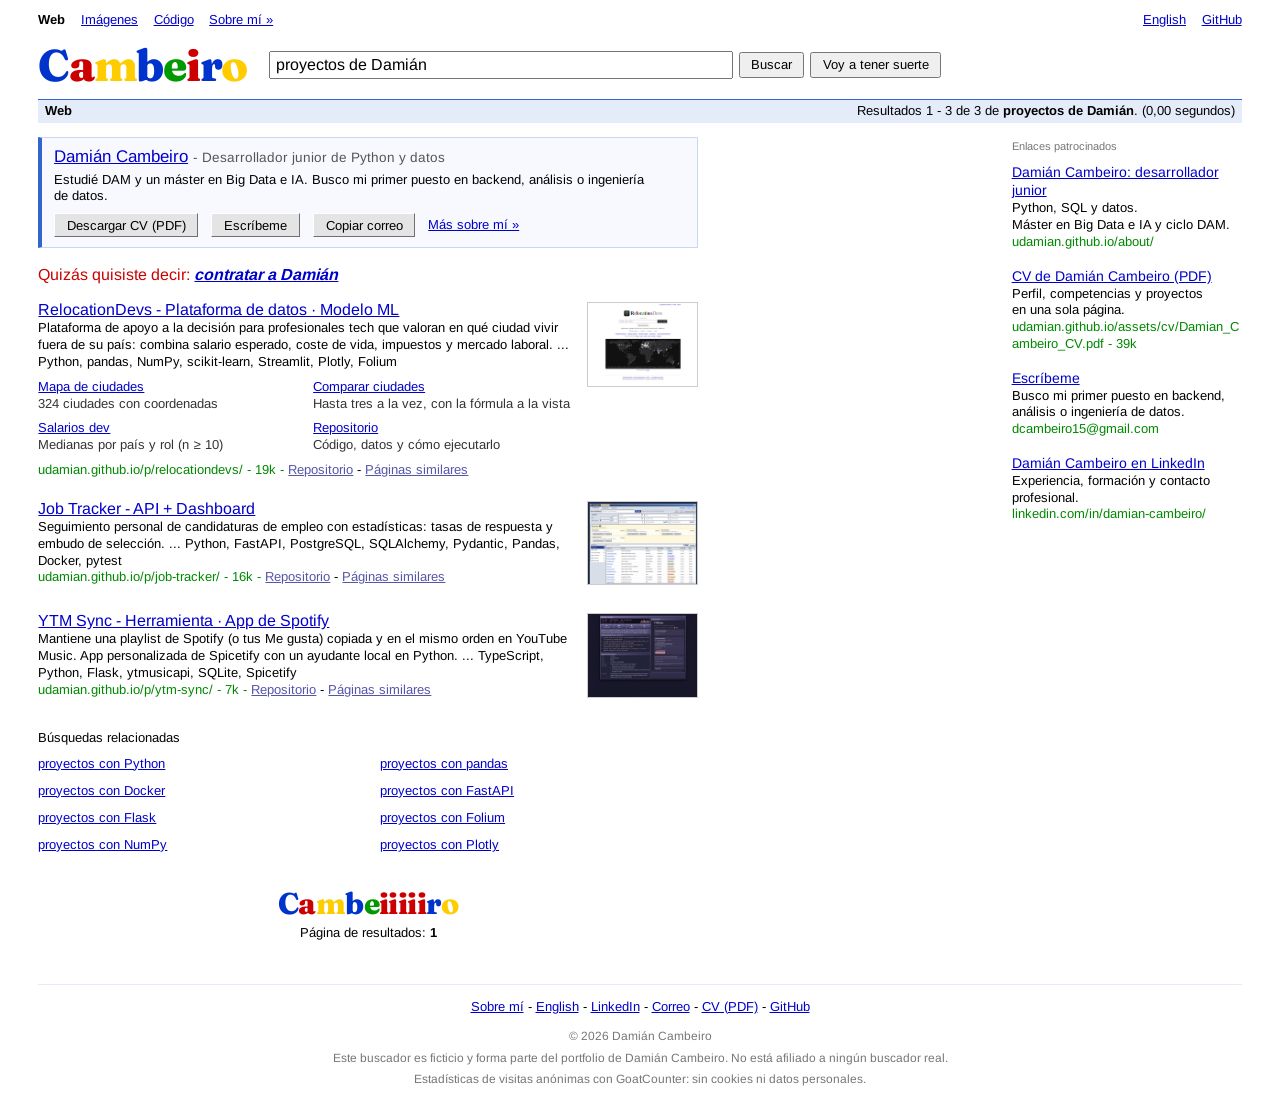
<file: index.html>
<!doctype html><html lang="es"><head><meta charset="utf-8"><meta name="viewport" content="width=device-width,initial-scale=1"><meta name="referrer" content="strict-origin-when-cross-origin"><title>proyectos de Damián - Cambeiro</title><meta name="description" content="Portfolio de Damián Cambeiro: proyectos de Python, backend e ingeniería de datos, presentados como resultados de un buscador."><meta property="og:title" content="proyectos de Damián - Cambeiro"><meta property="og:description" content="Portfolio de Damián Cambeiro: proyectos de Python, backend e ingeniería de datos, presentados como resultados de un buscador."><meta property="og:type" content="website"><meta property="og:url" content="https://udamian.github.io/"><meta property="og:site_name" content="Cambeiro"><meta property="og:locale" content="es_ES"><meta property="og:image" content="https://udamian.github.io/assets/og.png"><meta property="og:image:width" content="1200"><meta property="og:image:height" content="630"><meta property="og:image:alt" content="Cambeiro, el buscador del portfolio de Damián Cambeiro"><meta name="twitter:card" content="summary_large_image"><link rel="icon" href="data:image/svg+xml,%3Csvg xmlns='http://www.w3.org/2000/svg' viewBox='0 0 32 32'%3E%3Cdefs%3E%3ClinearGradient id='g' x1='0' y1='0' x2='0' y2='1'%3E%3Cstop offset='0' stop-color='%23fff'/%3E%3Cstop offset='1' stop-color='%23dfe6f5'/%3E%3C/linearGradient%3E%3C/defs%3E%3Crect x='.8' y='1.2' width='30.4' height='30' rx='7' fill='%23000' fill-opacity='.22'/%3E%3Crect x='.5' y='.5' width='30.4' height='30' rx='7' fill='url(%23g)' stroke='%23aab4cc' stroke-width='.8'/%3E%3Cpath d=%22M23.49 22.83A8.6 8.6 0 1 1 23.49 11.77%22 fill=%22none%22 stroke=%22%23000%22 stroke-width=%226.4%22 stroke-opacity=%220.28%22/%3E%3Cpath d=%22M22.59 21.53A8.6 8.6 0 0 1 13.06 24.08%22 fill=%22none%22 stroke=%22%2334a853%22 stroke-width=%226.4%22/%3E%3Cpath d=%22M13.06 24.08A8.6 8.6 0 0 1 7.40 16.00%22 fill=%22none%22 stroke=%22%23fbbc05%22 stroke-width=%226.4%22/%3E%3Cpath d=%22M7.40 16.00A8.6 8.6 0 0 1 14.51 7.53%22 fill=%22none%22 stroke=%22%23ea4335%22 stroke-width=%226.4%22/%3E%3Cpath d=%22M14.51 7.53A8.6 8.6 0 0 1 22.59 10.47%22 fill=%22none%22 stroke=%22%234285f4%22 stroke-width=%226.4%22/%3E%3C/svg%3E"><link rel="apple-touch-icon" href="assets/icon-180.png"><link rel="alternate" hreflang="es" href="https://udamian.github.io/"><link rel="alternate" hreflang="en" href="https://udamian.github.io/en/"><link rel="alternate" hreflang="x-default" href="https://udamian.github.io/"><link rel="canonical" href="https://udamian.github.io/"><link rel="preload" href="assets/fonts/fraunces-latin-800-normal.woff2" as="font" type="font/woff2" crossorigin><link rel="stylesheet" href="assets/buscador.css"><script data-goatcounter="https://udamian.goatcounter.com/count" async src="https://gc.zgo.at/count.js"></script><script src="assets/eventos.js" defer></script></head><body>
<div class="sr">
<nav class="gt" aria-label="Enlaces">
<div role="tablist" aria-label="Tipo de resultado">
<a role="tab" id="tab-todo" aria-controls="p-todo" href="#todo" data-tab="todo" aria-selected="true">Web</a>
<a role="tab" id="tab-imagenes" aria-controls="p-imagenes" href="#imagenes" data-tab="imagenes" aria-selected="false">Imágenes</a>
<a role="tab" id="tab-codigo" aria-controls="p-codigo" href="#codigo" data-tab="codigo" aria-selected="false">Código</a></div>
<a class="more" href="about/">Sobre mí »</a>
<span class="gr"><a href="en/" hreflang="en" lang="en">English</a><a href="https://github.com/Udamian" rel="noopener">GitHub</a></span>
</nav>
<header class="top">
<a class="logo" href="./" aria-label="Cambeiro"><span style="color:#0033cc">C</span><span style="color:#cc0000">a</span><span style="color:#ffcc00">m</span><span style="color:#0033cc">b</span><span style="color:#009900">e</span><span style="color:#cc0000">i</span><span style="color:#0033cc">r</span><span style="color:#ffcc00">o</span></a>
<form id="f" class="box" role="search" autocomplete="off">
<input id="q" name="q" type="search" value="proyectos de Damián" aria-label="Buscar en el portfolio" spellcheck="false" size="38">
<button type="submit" class="sb">Buscar</button>
<button type="button" id="lucky" class="sb lucky">Voy a tener suerte</button>
</form>
</header>
<section class="bar" aria-label="Resultados de la búsqueda"><b id="tabname">Web</b><p id="cnt" class="cnt" aria-live="polite">Resultados 1 - 3 de 3 de <b>proyectos de Damián</b>. (0,00 segundos)</p></section>
<div class="cols">
<main data-tab="todo">
<h1 class="vh">Cambeiro: portfolio de Damián Cambeiro</h1>
<section class="ob" id="ob" aria-label="Damián Cambeiro"><h2><a href="about/">Damián Cambeiro</a> <span>- Desarrollador junior de Python y datos</span></h2><p>Estudié DAM y un máster en Big Data e IA. Busco mi primer puesto en backend, análisis o ingeniería de datos.</p><p class="obb"><a class="obtn" href="assets/cv/Damian_Cambeiro_CV.pdf">Descargar CV (PDF)</a><a class="obtn" href="mailto:dcambeiro15@gmail.com">Escríbeme</a><button type="button" class="obtn" data-copy="dcambeiro15@gmail.com" data-ok="Correo copiado" data-fail="No se pudo copiar. Selecciónalo:">Copiar correo</button><a href="about/">Más sobre mí »</a></p><p class="cpst" role="status" aria-live="polite"></p></section>
<p class="dyp"><span>Quizás quisiste decir:</span> <a href="mailto:dcambeiro15@gmail.com"><b><i>contratar a Damián</i></b></a></p>
<div id="none" class="none" hidden><p id="nonetxt"></p><p>Sugerencias:</p><ul><li>Revisa que las palabras estén bien escritas.</li><li>Prueba con otras palabras, por ejemplo «Python» o «Docker».</li><li>Vuelve a escribir «proyectos de Damián» para ver todos.</li></ul></div>
<section id="p-todo" role="tabpanel" aria-labelledby="tab-todo"><article class="res" data-hay="relocationdevs plataforma de datos · modelo ml plataforma de apoyo a la decision para profesionales tech que valoran en que ciudad vivir fuera de su pais: combina salario esperado, coste de vida, impuestos y mercado laboral. python pandas numpy scikit-learn streamlit plotly folium explorador de ciudades con una puntuacion de reubicacion y tabla filtrable. comparador de ciudades con graficas de barras y radar normalizado. mapa interactivo con agrupacion de ciudades y ventanas de detalle. buscador de ciudad ideal en tres pasos, con radar de prioridades. estimador de salario con un modelo gradient boosting. informe en pdf con fotos de las ciudades y distribucion de salarios.">
<a class="th" href="p/relocationdevs/" tabindex="-1" aria-hidden="true"><img src="assets/previews/relocationdevs-es.webp" alt="" width="480" height="360" loading="lazy"></a>
<h2><a href="p/relocationdevs/" data-b>RelocationDevs - Plataforma de datos · Modelo ML</a></h2>
<p class="sn" data-b>Plataforma de apoyo a la decisión para profesionales tech que valoran en qué ciudad vivir fuera de su país: combina salario esperado, coste de vida, impuestos y mercado laboral. ... Python, pandas, NumPy, scikit-learn, Streamlit, Plotly, Folium</p>
<div class="sls"><div><a href="p/relocationdevs/#/map">Mapa de ciudades</a><br><span>324 ciudades con coordenadas</span></div><div><a href="p/relocationdevs/#/cmp/">Comparar ciudades</a><br><span>Hasta tres a la vez, con la fórmula a la vista</span></div><div><a href="p/relocationdevs/#/sal">Salarios dev</a><br><span>Medianas por país y rol (n ≥ 10)</span></div><div><a href="https://github.com/Udamian/RelocationDevs" rel="noopener">Repositorio</a><br><span>Código, datos y cómo ejecutarlo</span></div></div><p class="ul"><span class="a">udamian.github.io/p/relocationdevs/ - 19k - </span><a class="fl" href="https://github.com/Udamian/RelocationDevs" rel="noopener">Repositorio</a> - <a class="fl" href="?q=proyectos%20con%20Python" data-q="proyectos con Python">Páginas similares</a></p>
</article><article class="res" data-hay="job tracker api + dashboard seguimiento personal de candidaturas de empleo con estadisticas: tasas de respuesta y embudo de seleccion. python fastapi postgresql sqlalchemy pydantic pandas docker pytest crear, ver, editar y borrar candidaturas, con filtros por empresa, tipo, modalidad, estado y version del cv. kpis, embudo acumulado, candidaturas por semana y tasa de respuesta por tipo o por version del cv. dashboard en html y javascript puros con chart.js, sin framework ni paso de compilacion. el estado «sin respuesta» no se puede poner a mano: el sistema lo asigna tras 21 dias sin novedades.">
<a class="th" href="p/job-tracker/" tabindex="-1" aria-hidden="true"><img src="assets/previews/job-tracker-es.webp" alt="" width="480" height="360" loading="lazy"></a>
<h2><a href="p/job-tracker/" data-b>Job Tracker - API + Dashboard</a></h2>
<p class="sn" data-b>Seguimiento personal de candidaturas de empleo con estadísticas: tasas de respuesta y embudo de selección. ... Python, FastAPI, PostgreSQL, SQLAlchemy, Pydantic, Pandas, Docker, pytest</p>
<p class="ul"><span class="a">udamian.github.io/p/job-tracker/ - 16k - </span><a class="fl" href="https://github.com/Udamian/job-tracker" rel="noopener">Repositorio</a> - <a class="fl" href="?q=proyectos%20con%20Python" data-q="proyectos con Python">Páginas similares</a></p>
</article><article class="res" data-hay="ytm sync herramienta · app de spotify mantiene una playlist de spotify (o tus me gusta) copiada y en el mismo orden en youtube music. app personalizada de spicetify con un ayudante local en python. typescript python flask ytmusicapi sqlite spicetify primera copia de los me gusta o de una playlist a una playlist nueva o existente de youtube music. en cada arranque de spotify, las canciones nuevas suben arriba y se aplican los cambios de las playlists copiadas. las coincidencias dudosas pasan a una lista de revision con sugerencias para aceptar, reemplazar u omitir. tarjeta «tus copias» para desactivarlas u olvidarlas, sin borrar nada en ninguno de los dos servicios.">
<a class="th" href="p/ytm-sync/" tabindex="-1" aria-hidden="true"><img src="assets/previews/ytm-sync-es.webp" alt="" width="480" height="360" loading="lazy"></a>
<h2><a href="p/ytm-sync/" data-b>YTM Sync - Herramienta · App de Spotify</a></h2>
<p class="sn" data-b>Mantiene una playlist de Spotify (o tus Me gusta) copiada y en el mismo orden en YouTube Music. App personalizada de Spicetify con un ayudante local en Python. ... TypeScript, Python, Flask, ytmusicapi, SQLite, Spicetify</p>
<p class="ul"><span class="a">udamian.github.io/p/ytm-sync/ - 7k - </span><a class="fl" href="https://github.com/Udamian/spicetify-ytm-sync" rel="noopener">Repositorio</a> - <a class="fl" href="?q=proyectos%20con%20TypeScript" data-q="proyectos con TypeScript">Páginas similares</a></p>
</article></section>
<section id="p-imagenes" class="igrid" role="tabpanel" aria-labelledby="tab-imagenes"><figure class="fig" data-hay="relocationdevs plataforma de datos · modelo ml plataforma de apoyo a la decision para profesionales tech que valoran en que ciudad vivir fuera de su pais: combina salario esperado, coste de vida, impuestos y mercado laboral. python pandas numpy scikit-learn streamlit plotly folium"><a href="p/relocationdevs/"><img src="assets/previews/relocationdevs-es.webp" alt="Portada de RelocationDevs" width="480" height="360" loading="lazy"></a><figcaption><a href="p/relocationdevs/" data-b>RelocationDevs</a><span class="d">480 x 360 píxeles - 10k</span><span class="a">udamian.github.io</span></figcaption></figure><figure class="fig" data-hay="job tracker api + dashboard seguimiento personal de candidaturas de empleo con estadisticas: tasas de respuesta y embudo de seleccion. python fastapi postgresql sqlalchemy pydantic pandas docker pytest"><a href="p/job-tracker/"><img src="assets/previews/job-tracker-es.webp" alt="Portada de Job Tracker" width="480" height="360" loading="lazy"></a><figcaption><a href="p/job-tracker/" data-b>Job Tracker</a><span class="d">480 x 360 píxeles - 23k</span><span class="a">udamian.github.io</span></figcaption></figure><figure class="fig" data-hay="ytm sync herramienta · app de spotify mantiene una playlist de spotify (o tus me gusta) copiada y en el mismo orden en youtube music. app personalizada de spicetify con un ayudante local en python. typescript python flask ytmusicapi sqlite spicetify"><a href="p/ytm-sync/"><img src="assets/previews/ytm-sync-es.webp" alt="Portada de YTM Sync" width="480" height="360" loading="lazy"></a><figcaption><a href="p/ytm-sync/" data-b>YTM Sync</a><span class="d">480 x 360 píxeles - 17k</span><span class="a">udamian.github.io</span></figcaption></figure></section>
<section id="p-codigo" role="tabpanel" aria-labelledby="tab-codigo"><div class="code" data-hay="relocationdevs plataforma de datos · modelo ml plataforma de apoyo a la decision para profesionales tech que valoran en que ciudad vivir fuera de su pais: combina salario esperado, coste de vida, impuestos y mercado laboral. python pandas numpy scikit-learn streamlit plotly folium"><a href="https://github.com/Udamian/RelocationDevs" rel="noopener" data-b>Udamian/RelocationDevs</a><p data-b>Plataforma de apoyo a la decisión para profesionales tech que valoran en qué ciudad vivir fuera de su país: combina salario esperado, coste de vida, impuestos y mercado laboral.</p><p class="stk" data-b>Python · pandas · NumPy · scikit-learn · Streamlit · Plotly · Folium</p></div><div class="code" data-hay="job tracker api + dashboard seguimiento personal de candidaturas de empleo con estadisticas: tasas de respuesta y embudo de seleccion. python fastapi postgresql sqlalchemy pydantic pandas docker pytest"><a href="https://github.com/Udamian/job-tracker" rel="noopener" data-b>Udamian/job-tracker</a><p data-b>Seguimiento personal de candidaturas de empleo con estadísticas: tasas de respuesta y embudo de selección.</p><p class="stk" data-b>Python · FastAPI · PostgreSQL · SQLAlchemy · Pydantic · Pandas · Docker · pytest</p></div><div class="code" data-hay="ytm sync herramienta · app de spotify mantiene una playlist de spotify (o tus me gusta) copiada y en el mismo orden en youtube music. app personalizada de spicetify con un ayudante local en python. typescript python flask ytmusicapi sqlite spicetify"><a href="https://github.com/Udamian/spicetify-ytm-sync" rel="noopener" data-b>Udamian/spicetify-ytm-sync</a><p data-b>Mantiene una playlist de Spotify (o tus Me gusta) copiada y en el mismo orden en YouTube Music. App personalizada de Spicetify con un ayudante local en Python.</p><p class="stk" data-b>TypeScript · Python · Flask · ytmusicapi · SQLite · Spicetify</p></div></section>
<section class="rel" id="rel"><h2>Búsquedas relacionadas</h2><ul><li><a href="?q=proyectos%20con%20Python" data-q="proyectos con Python">proyectos con Python</a></li><li><a href="?q=proyectos%20con%20pandas" data-q="proyectos con pandas">proyectos con pandas</a></li><li><a href="?q=proyectos%20con%20Docker" data-q="proyectos con Docker">proyectos con Docker</a></li><li><a href="?q=proyectos%20con%20FastAPI" data-q="proyectos con FastAPI">proyectos con FastAPI</a></li><li><a href="?q=proyectos%20con%20Flask" data-q="proyectos con Flask">proyectos con Flask</a></li><li><a href="?q=proyectos%20con%20Folium" data-q="proyectos con Folium">proyectos con Folium</a></li><li><a href="?q=proyectos%20con%20NumPy" data-q="proyectos con NumPy">proyectos con NumPy</a></li><li><a href="?q=proyectos%20con%20Plotly" data-q="proyectos con Plotly">proyectos con Plotly</a></li></ul></section>
<div class="pager"><p class="pw" role="img" aria-label="Cambeiro, página 1"><span aria-hidden="true" style="color:#0033cc">C</span><span aria-hidden="true" style="color:#cc0000">a</span><span aria-hidden="true" style="color:#ffcc00">m</span><span aria-hidden="true" style="color:#0033cc">b</span><span aria-hidden="true" style="color:#009900">e</span><span aria-hidden="true" style="color:#cc0000">i</span><span aria-hidden="true" style="color:#cc0000">i</span><span aria-hidden="true" style="color:#cc0000">i</span><span aria-hidden="true" style="color:#cc0000">i</span><span aria-hidden="true" style="color:#cc0000">i</span><span aria-hidden="true" style="color:#0033cc">r</span><span aria-hidden="true" style="color:#ffcc00">o</span></p><p class="pn">Página de resultados: <b>1</b></p></div>
</main>
<aside class="ads" aria-label="Enlaces patrocinados"><p class="adh">Enlaces patrocinados</p><div class="ad"><p class="adt"><a href="about/">Damián Cambeiro: desarrollador junior</a></p><p>Python, SQL y datos.<br>Máster en Big Data e IA y ciclo DAM.</p><p class="au">udamian.github.io/about/</p></div><div class="ad"><p class="adt"><a href="assets/cv/Damian_Cambeiro_CV.pdf">CV de Damián Cambeiro (PDF)</a></p><p>Perfil, competencias y proyectos<br>en una sola página.</p><p class="au">udamian.github.io/assets/cv/Damian_Cambeiro_CV.pdf - 39k</p></div><div class="ad"><p class="adt"><a href="mailto:dcambeiro15@gmail.com">Escríbeme</a></p><p>Busco mi primer puesto en backend,<br>análisis o ingeniería de datos.</p><p class="au">dcambeiro15@gmail.com</p></div><div class="ad"><p class="adt"><a href="https://www.linkedin.com/in/damian-cambeiro/" rel="noopener">Damián Cambeiro en LinkedIn</a></p><p>Experiencia, formación y contacto<br>profesional.</p><p class="au">linkedin.com/in/damian-cambeiro/</p></div></aside>
</div>
<footer class="ft"><p class="fnav"><a href="about/">Sobre mí</a> - <a href="en/" hreflang="en">English</a> - <a href="https://www.linkedin.com/in/damian-cambeiro/" rel="noopener">LinkedIn</a> - <a href="mailto:dcambeiro15@gmail.com">Correo</a> - <a href="assets/cv/Damian_Cambeiro_CV.pdf">CV (PDF)</a> - <a href="https://github.com/Udamian" rel="noopener">GitHub</a></p>
<p class="cp">© 2026 Damián Cambeiro</p><p class="fn">Este buscador es ficticio y forma parte del portfolio de Damián Cambeiro. No está afiliado a ningún buscador real.</p><p class="fn">Estadísticas de visitas anónimas con GoatCounter: sin cookies ni datos personales.</p></footer>
</div>
<script type="application/json" id="cfg">{"stop": ["cambeiro", "con", "damian", "de", "del", "el", "en", "la", "las", "los", "por", "proyecto", "proyectos", "un", "una", "y"], "def": "proyectos de Damián", "one": "Resultado 1 - 1 de 1 de", "many": "Resultados 1 - {n} de {n} de", "tail": "(0,00 segundos)", "none": "Tu búsqueda - {q} - no obtuvo ningún resultado."}</script>
<script src="assets/buscador.js" defer></script>
<script src="assets/copiar.js" defer></script>
</body></html>
</file>
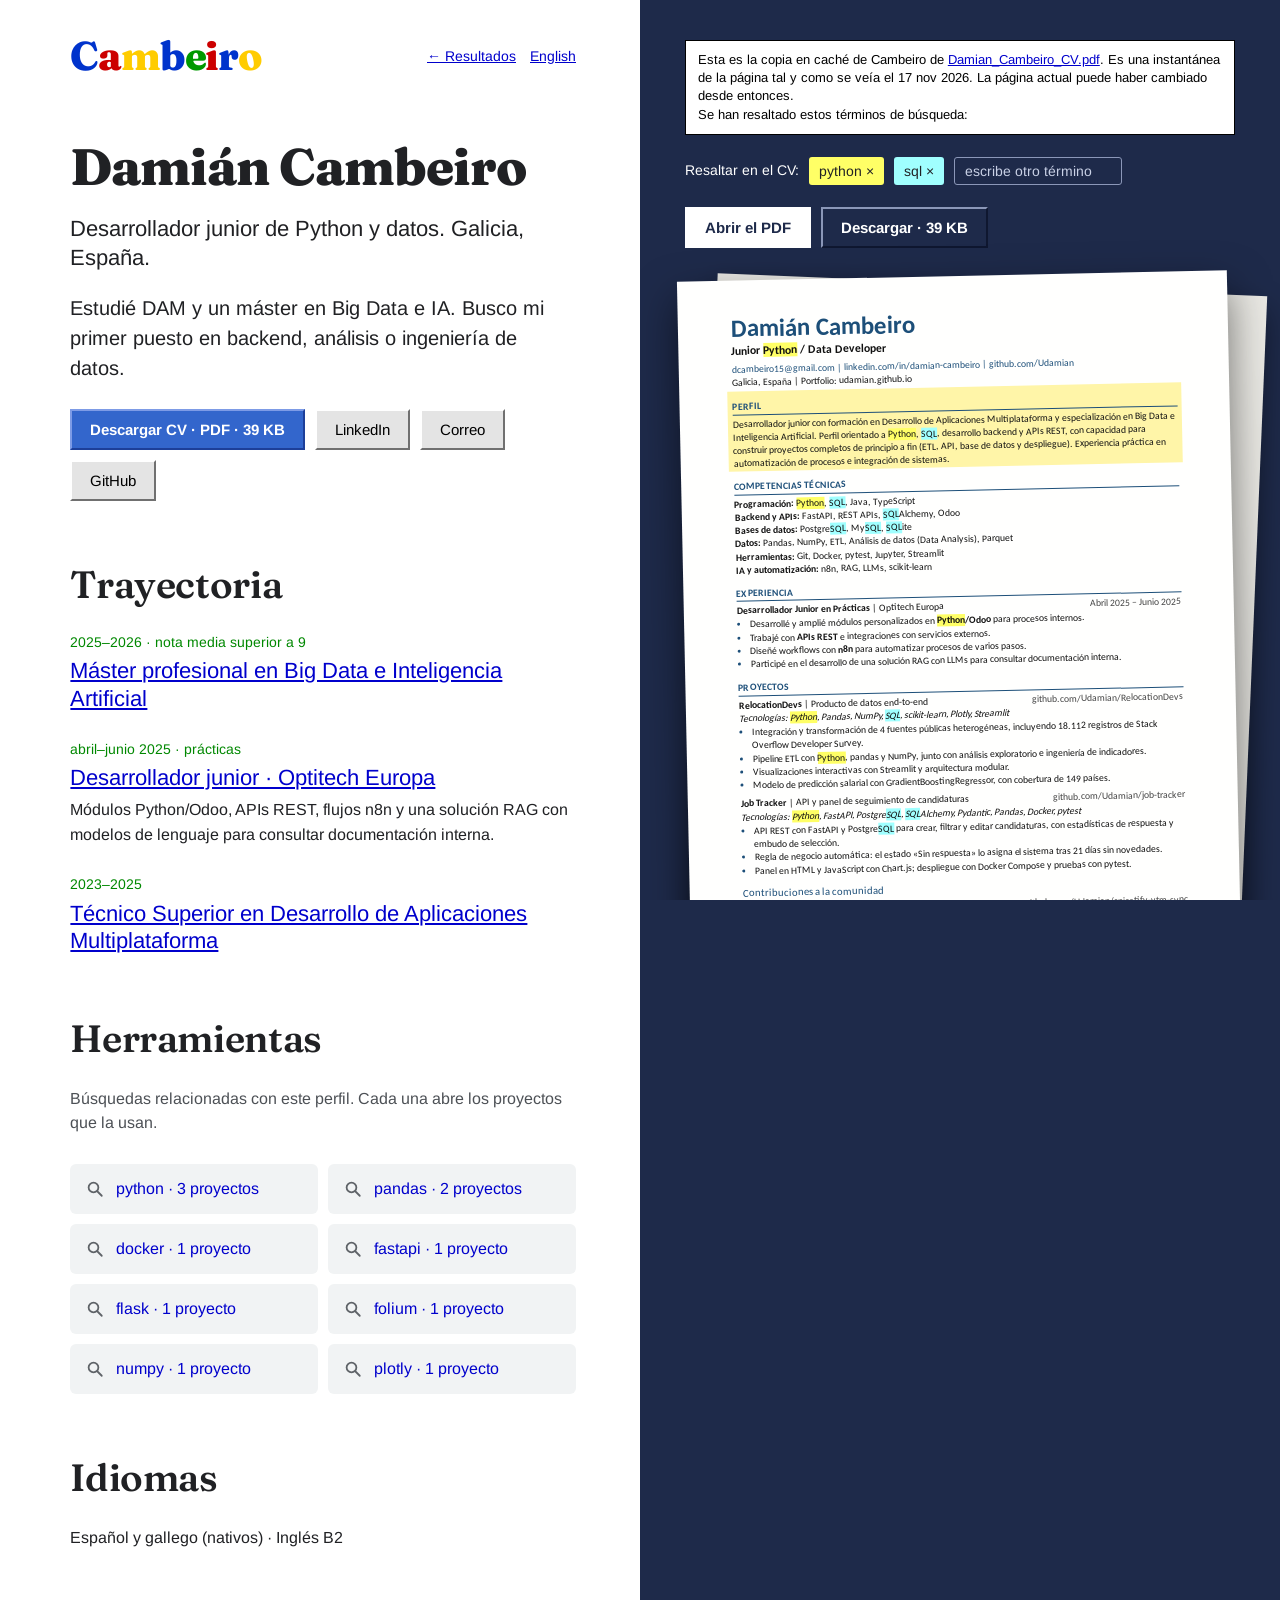
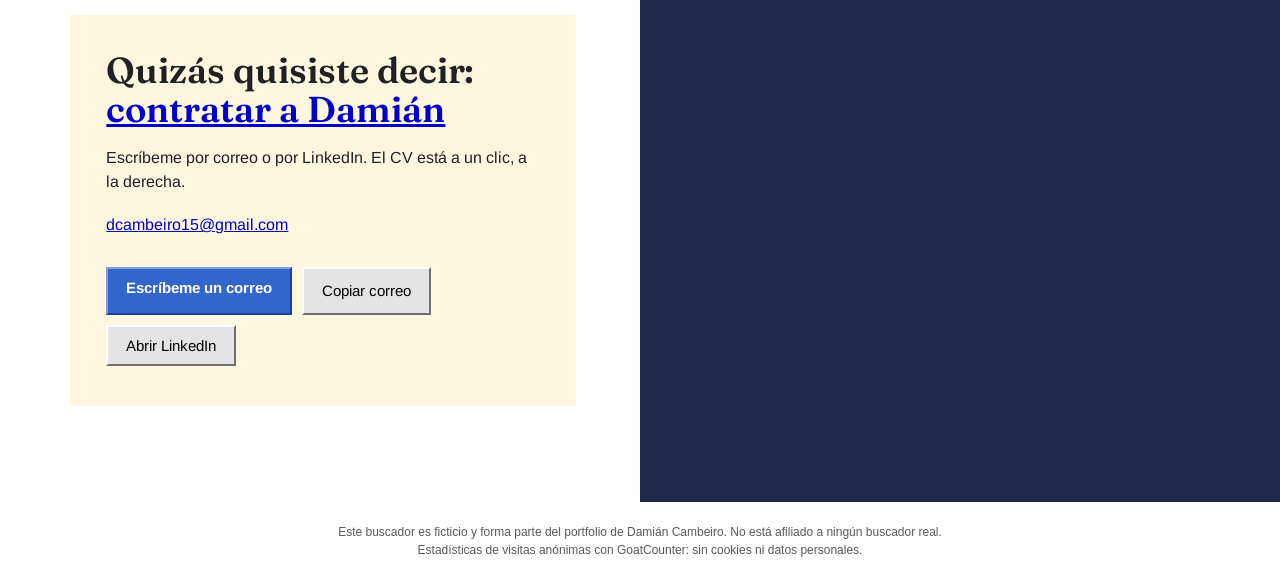
<file: about/index.html>
<!doctype html><html lang="es"><head><meta charset="utf-8"><meta name="viewport" content="width=device-width,initial-scale=1"><meta name="referrer" content="strict-origin-when-cross-origin"><title>Damián Cambeiro - Perfil - Cambeiro</title><meta name="description" content="Titulado en Desarrollo de Aplicaciones Multiplataforma con especialización en Big Data e IA. Busco un puesto junior de Python, backend, análisis de datos o ingeniería de datos."><meta property="og:title" content="Damián Cambeiro - Perfil - Cambeiro"><meta property="og:description" content="Titulado en Desarrollo de Aplicaciones Multiplataforma con especialización en Big Data e IA. Busco un puesto junior de Python, backend, análisis de datos o ingeniería de datos."><meta property="og:type" content="website"><meta property="og:url" content="https://udamian.github.io/about/"><meta property="og:site_name" content="Cambeiro"><meta property="og:locale" content="es_ES"><meta property="og:image" content="https://udamian.github.io/assets/og.png"><meta property="og:image:width" content="1200"><meta property="og:image:height" content="630"><meta property="og:image:alt" content="Cambeiro, el buscador del portfolio de Damián Cambeiro"><meta name="twitter:card" content="summary_large_image"><link rel="icon" href="data:image/svg+xml,%3Csvg xmlns='http://www.w3.org/2000/svg' viewBox='0 0 32 32'%3E%3Cdefs%3E%3ClinearGradient id='g' x1='0' y1='0' x2='0' y2='1'%3E%3Cstop offset='0' stop-color='%23fff'/%3E%3Cstop offset='1' stop-color='%23dfe6f5'/%3E%3C/linearGradient%3E%3C/defs%3E%3Crect x='.8' y='1.2' width='30.4' height='30' rx='7' fill='%23000' fill-opacity='.22'/%3E%3Crect x='.5' y='.5' width='30.4' height='30' rx='7' fill='url(%23g)' stroke='%23aab4cc' stroke-width='.8'/%3E%3Cpath d=%22M23.49 22.83A8.6 8.6 0 1 1 23.49 11.77%22 fill=%22none%22 stroke=%22%23000%22 stroke-width=%226.4%22 stroke-opacity=%220.28%22/%3E%3Cpath d=%22M22.59 21.53A8.6 8.6 0 0 1 13.06 24.08%22 fill=%22none%22 stroke=%22%2334a853%22 stroke-width=%226.4%22/%3E%3Cpath d=%22M13.06 24.08A8.6 8.6 0 0 1 7.40 16.00%22 fill=%22none%22 stroke=%22%23fbbc05%22 stroke-width=%226.4%22/%3E%3Cpath d=%22M7.40 16.00A8.6 8.6 0 0 1 14.51 7.53%22 fill=%22none%22 stroke=%22%23ea4335%22 stroke-width=%226.4%22/%3E%3Cpath d=%22M14.51 7.53A8.6 8.6 0 0 1 22.59 10.47%22 fill=%22none%22 stroke=%22%234285f4%22 stroke-width=%226.4%22/%3E%3C/svg%3E"><link rel="apple-touch-icon" href="../assets/icon-180.png"><link rel="alternate" hreflang="es" href="https://udamian.github.io/about/"><link rel="alternate" hreflang="en" href="https://udamian.github.io/en/about/"><link rel="alternate" hreflang="x-default" href="https://udamian.github.io/about/"><link rel="canonical" href="https://udamian.github.io/about/"><link rel="preload" href="../assets/fonts/fraunces-latin-800-normal.woff2" as="font" type="font/woff2" crossorigin><link rel="stylesheet" href="../assets/buscador.css"><link rel="stylesheet" href="../assets/perfil.css"><script data-goatcounter="https://udamian.goatcounter.com/count" async src="https://gc.zgo.at/count.js"></script><script src="../assets/eventos.js" defer></script></head><body class="ab">
<div class="split">
<div class="lft">
<header class="abar"><a class="logo sm" href="../" aria-label="Cambeiro"><span style="color:#0033cc">C</span><span style="color:#cc0000">a</span><span style="color:#ffcc00">m</span><span style="color:#0033cc">b</span><span style="color:#009900">e</span><span style="color:#cc0000">i</span><span style="color:#0033cc">r</span><span style="color:#ffcc00">o</span></a>
<p class="nav"><a href="../">← Resultados</a><a href="../en/about/" hreflang="en" lang="en">English</a></p></header>
<main>
<section class="hero" data-s="perfil"><h1>Damián Cambeiro</h1>
<p class="rl">Desarrollador junior de Python y datos. Galicia, España.</p>
<p class="in">Estudié DAM y un máster en Big Data e IA. Busco mi primer puesto en backend, análisis o ingeniería de datos.</p>
<p class="bs"><a class="pbtn p" href="../assets/cv/Damian_Cambeiro_CV.pdf" download>Descargar CV · PDF · 39 KB</a><a class="pbtn" href="https://www.linkedin.com/in/damian-cambeiro/" rel="noopener">LinkedIn</a><a class="pbtn" href="mailto:dcambeiro15@gmail.com">Correo</a><a class="pbtn" href="https://github.com/Udamian" rel="noopener">GitHub</a></p></section>
<section class="blk"><h2>Trayectoria</h2><div class="tr" data-s="formacion"><p class="u">2025–2026 · nota media superior a 9</p><h3><a href="#cv-formacion">Máster profesional en Big Data e Inteligencia Artificial</a></h3></div><div class="tr" data-s="exp"><p class="u">abril–junio 2025 · prácticas</p><h3><a href="#cv-exp">Desarrollador junior · Optitech Europa</a></h3><p class="sn">Módulos Python/Odoo, APIs REST, flujos n8n y una solución RAG con modelos de lenguaje para consultar documentación interna.</p></div><div class="tr" data-s="formacion"><p class="u">2023–2025</p><h3><a href="#cv-formacion">Técnico Superior en Desarrollo de Aplicaciones Multiplataforma</a></h3></div></section>
<section class="blk" data-s="tecnicas"><h2>Herramientas</h2><p class="sn mut">Búsquedas relacionadas con este perfil. Cada una abre los proyectos que la usan.</p><ul class="rels"><li><a class="rq" href="../?q=proyectos%20con%20Python"><svg viewBox="0 0 24 24" width="18" height="18" aria-hidden="true"><circle cx="10" cy="10" r="6.5" fill="none" stroke="currentColor" stroke-width="2.4"/><path d="M15 15l6 6" stroke="currentColor" stroke-width="2.4" stroke-linecap="round"/></svg><span>python · 3 proyectos</span></a></li><li><a class="rq" href="../?q=proyectos%20con%20pandas"><svg viewBox="0 0 24 24" width="18" height="18" aria-hidden="true"><circle cx="10" cy="10" r="6.5" fill="none" stroke="currentColor" stroke-width="2.4"/><path d="M15 15l6 6" stroke="currentColor" stroke-width="2.4" stroke-linecap="round"/></svg><span>pandas · 2 proyectos</span></a></li><li><a class="rq" href="../?q=proyectos%20con%20Docker"><svg viewBox="0 0 24 24" width="18" height="18" aria-hidden="true"><circle cx="10" cy="10" r="6.5" fill="none" stroke="currentColor" stroke-width="2.4"/><path d="M15 15l6 6" stroke="currentColor" stroke-width="2.4" stroke-linecap="round"/></svg><span>docker · 1 proyecto</span></a></li><li><a class="rq" href="../?q=proyectos%20con%20FastAPI"><svg viewBox="0 0 24 24" width="18" height="18" aria-hidden="true"><circle cx="10" cy="10" r="6.5" fill="none" stroke="currentColor" stroke-width="2.4"/><path d="M15 15l6 6" stroke="currentColor" stroke-width="2.4" stroke-linecap="round"/></svg><span>fastapi · 1 proyecto</span></a></li><li><a class="rq" href="../?q=proyectos%20con%20Flask"><svg viewBox="0 0 24 24" width="18" height="18" aria-hidden="true"><circle cx="10" cy="10" r="6.5" fill="none" stroke="currentColor" stroke-width="2.4"/><path d="M15 15l6 6" stroke="currentColor" stroke-width="2.4" stroke-linecap="round"/></svg><span>flask · 1 proyecto</span></a></li><li><a class="rq" href="../?q=proyectos%20con%20Folium"><svg viewBox="0 0 24 24" width="18" height="18" aria-hidden="true"><circle cx="10" cy="10" r="6.5" fill="none" stroke="currentColor" stroke-width="2.4"/><path d="M15 15l6 6" stroke="currentColor" stroke-width="2.4" stroke-linecap="round"/></svg><span>folium · 1 proyecto</span></a></li><li><a class="rq" href="../?q=proyectos%20con%20NumPy"><svg viewBox="0 0 24 24" width="18" height="18" aria-hidden="true"><circle cx="10" cy="10" r="6.5" fill="none" stroke="currentColor" stroke-width="2.4"/><path d="M15 15l6 6" stroke="currentColor" stroke-width="2.4" stroke-linecap="round"/></svg><span>numpy · 1 proyecto</span></a></li><li><a class="rq" href="../?q=proyectos%20con%20Plotly"><svg viewBox="0 0 24 24" width="18" height="18" aria-hidden="true"><circle cx="10" cy="10" r="6.5" fill="none" stroke="currentColor" stroke-width="2.4"/><path d="M15 15l6 6" stroke="currentColor" stroke-width="2.4" stroke-linecap="round"/></svg><span>plotly · 1 proyecto</span></a></li></ul></section>
<section class="blk tr" data-s="idiomas"><h2>Idiomas</h2><p class="sn">Español y gallego (nativos) · Inglés B2</p></section>
<section class="dym"><p class="fr">Quizás quisiste decir: <a href="mailto:dcambeiro15@gmail.com">contratar a Damián</a></p><p class="sn">Escríbeme por correo o por LinkedIn. El CV está a un clic, a la derecha.</p>
<p class="sn eml"><a href="mailto:dcambeiro15@gmail.com">dcambeiro15@gmail.com</a></p>
<p class="bs"><a class="pbtn p" href="mailto:dcambeiro15@gmail.com">Escríbeme un correo</a><button type="button" class="pbtn" data-copy="dcambeiro15@gmail.com" data-ok="Correo copiado" data-fail="No se pudo copiar. Selecciónalo:">Copiar correo</button><a class="pbtn" href="https://www.linkedin.com/in/damian-cambeiro/" rel="noopener">Abrir LinkedIn</a></p><p class="sn cpst" role="status" aria-live="polite"></p></section>
</main>
</div>
<aside class="stage" aria-label="Copia del CV de Damián Cambeiro (en español)"><div class="sin">
<p class="banner">Esta es la copia en caché de Cambeiro de <a href="../assets/cv/Damian_Cambeiro_CV.pdf">Damian_Cambeiro_CV.pdf</a>. Es una instantánea de la página tal y como se veía el 17 nov 2026. La página actual puede haber cambiado desde entonces.<br>Se han resaltado estos términos de búsqueda:</p>
<div class="terms" data-terms="python,sql" data-label="Resaltar en el CV:" data-ph="escribe otro término" data-rm="quitar" data-add="Resaltar" hidden></div>
<p class="bs"><a class="sbtn p" href="../assets/cv/Damian_Cambeiro_CV.pdf">Abrir el PDF</a><a class="sbtn" href="../assets/cv/Damian_Cambeiro_CV.pdf" download>Descargar · 39 KB</a></p>
<div class="paper"><article class="sheet" lang="es" aria-label="Copia del CV de Damián Cambeiro (en español)"><div class="cv"><p class="nm">Damián Cambeiro</p><p class="rl">Junior <mark class="m0">Python</mark> / Data Developer</p><p class="ct">dcambeiro15@gmail.com  |  linkedin.com/in/damian-cambeiro  |  github.com/Udamian</p><p class="lc">Galicia, España  |  Portfolio: udamian.github.io</p><section id="cv-perfil" data-s="perfil"><p class="h">PERFIL</p><p>Desarrollador junior con formación en Desarrollo de Aplicaciones Multiplataforma y especialización en Big Data e Inteligencia Artificial. Perfil orientado a <mark class="m0">Python</mark>, <mark class="m1">SQL</mark>, desarrollo backend y APIs REST, con capacidad para construir proyectos completos de principio a fin (ETL, API, base de datos y despliegue). Experiencia práctica en automatización de procesos e integración de sistemas.</p></section><section id="cv-tecnicas" data-s="tecnicas"><p class="h">COMPETENCIAS TÉCNICAS</p><p><b>Programación:</b> <mark class="m0">Python</mark>, <mark class="m1">SQL</mark>, Java, TypeScript</p><p><b>Backend y APIs:</b> FastAPI, REST APIs, <mark class="m1">SQL</mark>Alchemy, Odoo</p><p><b>Bases de datos:</b> Postgre<mark class="m1">SQL</mark>, My<mark class="m1">SQL</mark>, <mark class="m1">SQL</mark>ite</p><p><b>Datos:</b> Pandas, NumPy, ETL, Análisis de datos (Data Analysis), Parquet</p><p><b>Herramientas:</b> Git, Docker, pytest, Jupyter, Streamlit</p><p><b>IA y automatización:</b> n8n, RAG, LLMs, scikit-learn</p></section><section id="cv-exp" data-s="exp"><p class="h">EXPERIENCIA</p><p class="row"><span><b>Desarrollador Junior en Prácticas</b> | Optitech Europa</span><span>Abril 2025 – Junio 2025</span></p><ul><li>Desarrollé y amplié módulos personalizados en <b><mark class="m0">Python</mark>/Odoo</b> para procesos internos.</li><li>Trabajé con <b>APIs REST</b> e integraciones con servicios externos.</li><li>Diseñé workflows con <b>n8n</b> para automatizar procesos de varios pasos.</li><li>Participé en el desarrollo de una solución RAG con LLMs para consultar documentación interna.</li></ul></section><section id="cv-proyectos" data-s="proyectos"><p class="h">PROYECTOS</p><p class="row"><span><b>RelocationDevs</b> | Producto de datos end-to-end</span><span>github.com/Udamian/RelocationDevs</span></p><p><i>Tecnologías: <mark class="m0">Python</mark>, Pandas, NumPy, <mark class="m1">SQL</mark>, scikit-learn, Plotly, Streamlit</i></p><ul><li>Integración y transformación de 4 fuentes públicas heterogéneas, incluyendo 18.112 registros de Stack Overflow Developer Survey.</li><li>Pipeline ETL con <mark class="m0">Python</mark>, pandas y NumPy, junto con análisis exploratorio e ingeniería de indicadores.</li><li>Visualizaciones interactivas con Streamlit y arquitectura modular.</li><li>Modelo de predicción salarial con GradientBoostingRegressor, con cobertura de 149 países.</li></ul><p class="row"><span><b>Job Tracker</b> | API y panel de seguimiento de candidaturas</span><span>github.com/Udamian/job-tracker</span></p><p><i>Tecnologías: <mark class="m0">Python</mark>, FastAPI, Postgre<mark class="m1">SQL</mark>, <mark class="m1">SQL</mark>Alchemy, Pydantic, Pandas, Docker, pytest</i></p><ul><li>API REST con FastAPI y Postgre<mark class="m1">SQL</mark> para crear, filtrar y editar candidaturas, con estadísticas de respuesta y embudo de selección.</li><li>Regla de negocio automática: el estado «Sin respuesta» lo asigna el sistema tras 21 días sin novedades.</li><li>Panel en HTML y JavaScript con Chart.js; despliegue con Docker Compose y pruebas con pytest.</li></ul><p class="sub">Contribuciones a la comunidad</p><p class="row"><span><b>YTM Sync</b> | Aplicación para Spicetify · GitHub</span><span>github.com/Udamian/spicetify-ytm-sync</span></p><ul><li>Desarrollé una aplicación que sincroniza listas de reproducción y canciones favoritas de Spotify con YouTube Music, manteniendo el orden y actualizando los cambios.</li><li>Implementé un servicio local en <mark class="m0">Python</mark> con Flask y <mark class="m1">SQL</mark>ite, integrado con una aplicación para Spicetify desarrollada en TypeScript.</li><li>Incorporé mecanismos de revisión manual para canciones no identificadas con certeza, además de sincronización incremental y gestión local de la sesión.</li></ul></section><section id="cv-formacion" data-s="formacion"><p class="h">FORMACIÓN</p><p class="row"><span><b>Especialización en Big Data e Inteligencia Artificial</b> | Máster Profesional</span><span>2025 – 2026</span></p><p>Nota media superior a 9.</p><p class="row"><span><b>Técnico Superior en Desarrollo de Aplicaciones Multiplataforma (DAM)</b> | FP Superior</span><span>2023 – 2025</span></p></section><section id="cv-idiomas" data-s="idiomas"><p class="h">IDIOMAS</p><p><b>Español:</b> nativo     <b>Gallego:</b> nativo     <b>Inglés:</b> B2</p></section></div></article></div>
<p class="seecv"><a class="sbtn p" href="../assets/cv/Damian_Cambeiro_CV.pdf">Ver el CV completo</a></p>
</div></aside>
</div>
<script src="../assets/perfil.js" defer></script>
<script src="../assets/copiar.js" defer></script>
<section class="legal" aria-label="Aviso legal" style="margin:12px 0 0;padding:10px 12px;background:#fff;color:#595959;font:12px/1.45 Arial,Helvetica,sans-serif;text-align:center;flex:1 0 100%"><span lang="es">Este buscador es ficticio y forma parte del portfolio de Damián Cambeiro. No está afiliado a ningún buscador real.</span><br><span lang="es">Estadísticas de visitas anónimas con GoatCounter: sin cookies ni datos personales.</span></section></body></html>
</file>
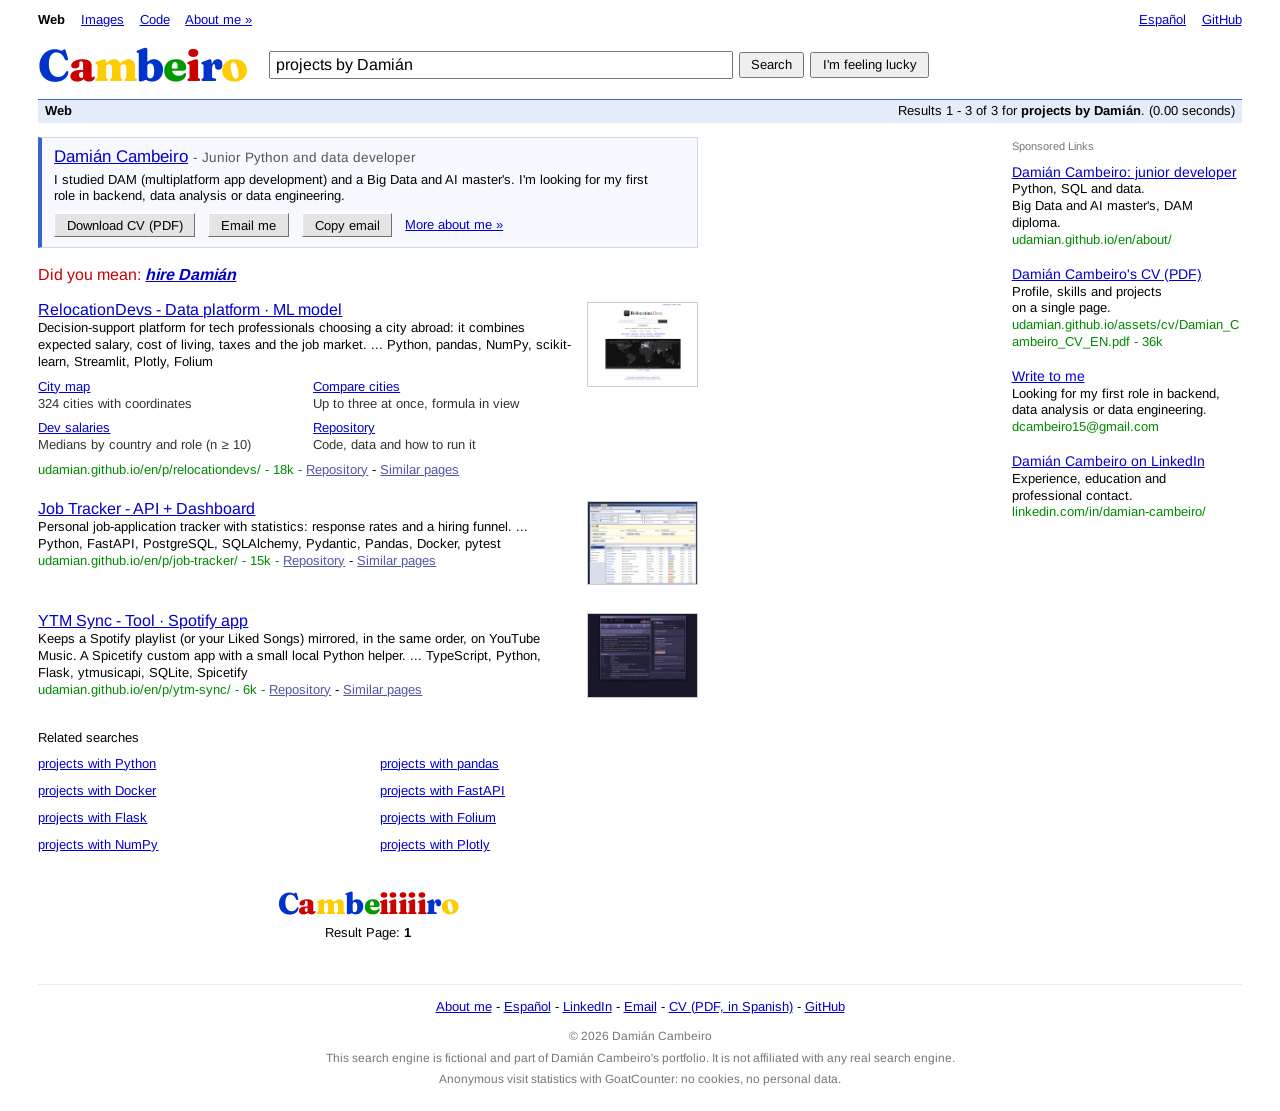
<file: en/index.html>
<!doctype html><html lang="en"><head><meta charset="utf-8"><meta name="viewport" content="width=device-width,initial-scale=1"><meta name="referrer" content="strict-origin-when-cross-origin"><title>projects by Damián - Cambeiro</title><meta name="description" content="Portfolio of Damián Cambeiro: Python, backend and data engineering projects, shown as search results."><meta property="og:title" content="projects by Damián - Cambeiro"><meta property="og:description" content="Portfolio of Damián Cambeiro: Python, backend and data engineering projects, shown as search results."><meta property="og:type" content="website"><meta property="og:url" content="https://udamian.github.io/en/"><meta property="og:site_name" content="Cambeiro"><meta property="og:locale" content="en_GB"><meta property="og:image" content="https://udamian.github.io/assets/og.png"><meta property="og:image:width" content="1200"><meta property="og:image:height" content="630"><meta property="og:image:alt" content="Cambeiro, the search engine of Damián Cambeiro&#x27;s portfolio"><meta name="twitter:card" content="summary_large_image"><link rel="icon" href="data:image/svg+xml,%3Csvg xmlns='http://www.w3.org/2000/svg' viewBox='0 0 32 32'%3E%3Cdefs%3E%3ClinearGradient id='g' x1='0' y1='0' x2='0' y2='1'%3E%3Cstop offset='0' stop-color='%23fff'/%3E%3Cstop offset='1' stop-color='%23dfe6f5'/%3E%3C/linearGradient%3E%3C/defs%3E%3Crect x='.8' y='1.2' width='30.4' height='30' rx='7' fill='%23000' fill-opacity='.22'/%3E%3Crect x='.5' y='.5' width='30.4' height='30' rx='7' fill='url(%23g)' stroke='%23aab4cc' stroke-width='.8'/%3E%3Cpath d=%22M23.49 22.83A8.6 8.6 0 1 1 23.49 11.77%22 fill=%22none%22 stroke=%22%23000%22 stroke-width=%226.4%22 stroke-opacity=%220.28%22/%3E%3Cpath d=%22M22.59 21.53A8.6 8.6 0 0 1 13.06 24.08%22 fill=%22none%22 stroke=%22%2334a853%22 stroke-width=%226.4%22/%3E%3Cpath d=%22M13.06 24.08A8.6 8.6 0 0 1 7.40 16.00%22 fill=%22none%22 stroke=%22%23fbbc05%22 stroke-width=%226.4%22/%3E%3Cpath d=%22M7.40 16.00A8.6 8.6 0 0 1 14.51 7.53%22 fill=%22none%22 stroke=%22%23ea4335%22 stroke-width=%226.4%22/%3E%3Cpath d=%22M14.51 7.53A8.6 8.6 0 0 1 22.59 10.47%22 fill=%22none%22 stroke=%22%234285f4%22 stroke-width=%226.4%22/%3E%3C/svg%3E"><link rel="apple-touch-icon" href="../assets/icon-180.png"><link rel="alternate" hreflang="es" href="https://udamian.github.io/"><link rel="alternate" hreflang="en" href="https://udamian.github.io/en/"><link rel="alternate" hreflang="x-default" href="https://udamian.github.io/"><link rel="canonical" href="https://udamian.github.io/en/"><link rel="preload" href="../assets/fonts/fraunces-latin-800-normal.woff2" as="font" type="font/woff2" crossorigin><link rel="stylesheet" href="../assets/buscador.css"><script data-goatcounter="https://udamian.goatcounter.com/count" async src="https://gc.zgo.at/count.js"></script><script src="../assets/eventos.js" defer></script></head><body>
<div class="sr">
<nav class="gt" aria-label="Links">
<div role="tablist" aria-label="Result type">
<a role="tab" id="tab-todo" aria-controls="p-todo" href="#todo" data-tab="todo" aria-selected="true">Web</a>
<a role="tab" id="tab-imagenes" aria-controls="p-imagenes" href="#imagenes" data-tab="imagenes" aria-selected="false">Images</a>
<a role="tab" id="tab-codigo" aria-controls="p-codigo" href="#codigo" data-tab="codigo" aria-selected="false">Code</a></div>
<a class="more" href="about/">About me »</a>
<span class="gr"><a href="../" hreflang="es" lang="es">Español</a><a href="https://github.com/Udamian" rel="noopener">GitHub</a></span>
</nav>
<header class="top">
<a class="logo" href="./" aria-label="Cambeiro"><span style="color:#0033cc">C</span><span style="color:#cc0000">a</span><span style="color:#ffcc00">m</span><span style="color:#0033cc">b</span><span style="color:#009900">e</span><span style="color:#cc0000">i</span><span style="color:#0033cc">r</span><span style="color:#ffcc00">o</span></a>
<form id="f" class="box" role="search" autocomplete="off">
<input id="q" name="q" type="search" value="projects by Damián" aria-label="Search the portfolio" spellcheck="false" size="38">
<button type="submit" class="sb">Search</button>
<button type="button" id="lucky" class="sb lucky">I&#x27;m feeling lucky</button>
</form>
</header>
<section class="bar" aria-label="Search results"><b id="tabname">Web</b><p id="cnt" class="cnt" aria-live="polite">Results 1 - 3 of 3 for <b>projects by Damián</b>. (0.00 seconds)</p></section>
<div class="cols">
<main data-tab="todo">
<h1 class="vh">Cambeiro: Damián Cambeiro&#x27;s portfolio</h1>
<section class="ob" id="ob" aria-label="Damián Cambeiro"><h2><a href="about/">Damián Cambeiro</a> <span>- Junior Python and data developer</span></h2><p>I studied DAM (multiplatform app development) and a Big Data and AI master&#x27;s. I&#x27;m looking for my first role in backend, data analysis or data engineering.</p><p class="obb"><a class="obtn" href="../assets/cv/Damian_Cambeiro_CV_EN.pdf">Download CV (PDF)</a><a class="obtn" href="mailto:dcambeiro15@gmail.com">Email me</a><button type="button" class="obtn" data-copy="dcambeiro15@gmail.com" data-ok="Email copied" data-fail="Could not copy. Select it:">Copy email</button><a href="about/">More about me »</a></p><p class="cpst" role="status" aria-live="polite"></p></section>
<p class="dyp"><span>Did you mean:</span> <a href="mailto:dcambeiro15@gmail.com"><b><i>hire Damián</i></b></a></p>
<div id="none" class="none" hidden><p id="nonetxt"></p><p>Suggestions:</p><ul><li>Make sure all words are spelled correctly.</li><li>Try different keywords, for example “Python” or “Docker”.</li><li>Type “projects by Damián” again to see everything.</li></ul></div>
<section id="p-todo" role="tabpanel" aria-labelledby="tab-todo"><article class="res" data-hay="relocationdevs data platform · ml model decision-support platform for tech professionals choosing a city abroad: it combines expected salary, cost of living, taxes and the job market. python pandas numpy scikit-learn streamlit plotly folium city explorer with a relocation score and a filterable table. city comparison with bar charts and a normalised radar chart. interactive map with clustering and detail popups. three-step ideal-city finder with a priority radar. salary estimator based on a gradient boosting model. pdf report with city photos and salary distributions.">
<a class="th" href="p/relocationdevs/" tabindex="-1" aria-hidden="true"><img src="../assets/previews/relocationdevs-en.webp" alt="" width="480" height="360" loading="lazy"></a>
<h2><a href="p/relocationdevs/" data-b>RelocationDevs - Data platform · ML model</a></h2>
<p class="sn" data-b>Decision-support platform for tech professionals choosing a city abroad: it combines expected salary, cost of living, taxes and the job market. ... Python, pandas, NumPy, scikit-learn, Streamlit, Plotly, Folium</p>
<div class="sls"><div><a href="p/relocationdevs/#/map">City map</a><br><span>324 cities with coordinates</span></div><div><a href="p/relocationdevs/#/cmp/">Compare cities</a><br><span>Up to three at once, formula in view</span></div><div><a href="p/relocationdevs/#/sal">Dev salaries</a><br><span>Medians by country and role (n ≥ 10)</span></div><div><a href="https://github.com/Udamian/RelocationDevs" rel="noopener">Repository</a><br><span>Code, data and how to run it</span></div></div><p class="ul"><span class="a">udamian.github.io/en/p/relocationdevs/ - 18k - </span><a class="fl" href="https://github.com/Udamian/RelocationDevs" rel="noopener">Repository</a> - <a class="fl" href="?q=projects%20with%20Python" data-q="projects with Python">Similar pages</a></p>
</article><article class="res" data-hay="job tracker api + dashboard personal job-application tracker with statistics: response rates and a hiring funnel. python fastapi postgresql sqlalchemy pydantic pandas docker pytest create, view, edit and delete applications, with filters by company, type, modality, status and cv version. kpis, a cumulative funnel, applications per week and response rate by type or cv version. dashboard in plain html and javascript with chart.js, no framework or build step. the “no response” status cannot be set by hand: the system assigns it after 21 days without news.">
<a class="th" href="p/job-tracker/" tabindex="-1" aria-hidden="true"><img src="../assets/previews/job-tracker-en.webp" alt="" width="480" height="360" loading="lazy"></a>
<h2><a href="p/job-tracker/" data-b>Job Tracker - API + Dashboard</a></h2>
<p class="sn" data-b>Personal job-application tracker with statistics: response rates and a hiring funnel. ... Python, FastAPI, PostgreSQL, SQLAlchemy, Pydantic, Pandas, Docker, pytest</p>
<p class="ul"><span class="a">udamian.github.io/en/p/job-tracker/ - 15k - </span><a class="fl" href="https://github.com/Udamian/job-tracker" rel="noopener">Repository</a> - <a class="fl" href="?q=projects%20with%20Python" data-q="projects with Python">Similar pages</a></p>
</article><article class="res" data-hay="ytm sync tool · spotify app keeps a spotify playlist (or your liked songs) mirrored, in the same order, on youtube music. a spicetify custom app with a small local python helper. typescript python flask ytmusicapi sqlite spicetify first-run copy of liked songs or a playlist to a new or existing youtube music playlist. on each spotify start, new songs go to the top and changes to copied playlists are applied. uncertain matches go to a review list with suggestions to accept, replace or skip. a “your copies” card to switch copies off or forget them, without deleting anything on either service.">
<a class="th" href="p/ytm-sync/" tabindex="-1" aria-hidden="true"><img src="../assets/previews/ytm-sync-en.webp" alt="" width="480" height="360" loading="lazy"></a>
<h2><a href="p/ytm-sync/" data-b>YTM Sync - Tool · Spotify app</a></h2>
<p class="sn" data-b>Keeps a Spotify playlist (or your Liked Songs) mirrored, in the same order, on YouTube Music. A Spicetify custom app with a small local Python helper. ... TypeScript, Python, Flask, ytmusicapi, SQLite, Spicetify</p>
<p class="ul"><span class="a">udamian.github.io/en/p/ytm-sync/ - 6k - </span><a class="fl" href="https://github.com/Udamian/spicetify-ytm-sync" rel="noopener">Repository</a> - <a class="fl" href="?q=projects%20with%20TypeScript" data-q="projects with TypeScript">Similar pages</a></p>
</article></section>
<section id="p-imagenes" class="igrid" role="tabpanel" aria-labelledby="tab-imagenes"><figure class="fig" data-hay="relocationdevs data platform · ml model decision-support platform for tech professionals choosing a city abroad: it combines expected salary, cost of living, taxes and the job market. python pandas numpy scikit-learn streamlit plotly folium"><a href="p/relocationdevs/"><img src="../assets/previews/relocationdevs-en.webp" alt="Cover of RelocationDevs" width="480" height="360" loading="lazy"></a><figcaption><a href="p/relocationdevs/" data-b>RelocationDevs</a><span class="d">480 x 360 pixels - 10k</span><span class="a">udamian.github.io</span></figcaption></figure><figure class="fig" data-hay="job tracker api + dashboard personal job-application tracker with statistics: response rates and a hiring funnel. python fastapi postgresql sqlalchemy pydantic pandas docker pytest"><a href="p/job-tracker/"><img src="../assets/previews/job-tracker-en.webp" alt="Cover of Job Tracker" width="480" height="360" loading="lazy"></a><figcaption><a href="p/job-tracker/" data-b>Job Tracker</a><span class="d">480 x 360 pixels - 22k</span><span class="a">udamian.github.io</span></figcaption></figure><figure class="fig" data-hay="ytm sync tool · spotify app keeps a spotify playlist (or your liked songs) mirrored, in the same order, on youtube music. a spicetify custom app with a small local python helper. typescript python flask ytmusicapi sqlite spicetify"><a href="p/ytm-sync/"><img src="../assets/previews/ytm-sync-en.webp" alt="Cover of YTM Sync" width="480" height="360" loading="lazy"></a><figcaption><a href="p/ytm-sync/" data-b>YTM Sync</a><span class="d">480 x 360 pixels - 16k</span><span class="a">udamian.github.io</span></figcaption></figure></section>
<section id="p-codigo" role="tabpanel" aria-labelledby="tab-codigo"><div class="code" data-hay="relocationdevs data platform · ml model decision-support platform for tech professionals choosing a city abroad: it combines expected salary, cost of living, taxes and the job market. python pandas numpy scikit-learn streamlit plotly folium"><a href="https://github.com/Udamian/RelocationDevs" rel="noopener" data-b>Udamian/RelocationDevs</a><p data-b>Decision-support platform for tech professionals choosing a city abroad: it combines expected salary, cost of living, taxes and the job market.</p><p class="stk" data-b>Python · pandas · NumPy · scikit-learn · Streamlit · Plotly · Folium</p></div><div class="code" data-hay="job tracker api + dashboard personal job-application tracker with statistics: response rates and a hiring funnel. python fastapi postgresql sqlalchemy pydantic pandas docker pytest"><a href="https://github.com/Udamian/job-tracker" rel="noopener" data-b>Udamian/job-tracker</a><p data-b>Personal job-application tracker with statistics: response rates and a hiring funnel.</p><p class="stk" data-b>Python · FastAPI · PostgreSQL · SQLAlchemy · Pydantic · Pandas · Docker · pytest</p></div><div class="code" data-hay="ytm sync tool · spotify app keeps a spotify playlist (or your liked songs) mirrored, in the same order, on youtube music. a spicetify custom app with a small local python helper. typescript python flask ytmusicapi sqlite spicetify"><a href="https://github.com/Udamian/spicetify-ytm-sync" rel="noopener" data-b>Udamian/spicetify-ytm-sync</a><p data-b>Keeps a Spotify playlist (or your Liked Songs) mirrored, in the same order, on YouTube Music. A Spicetify custom app with a small local Python helper.</p><p class="stk" data-b>TypeScript · Python · Flask · ytmusicapi · SQLite · Spicetify</p></div></section>
<section class="rel" id="rel"><h2>Related searches</h2><ul><li><a href="?q=projects%20with%20Python" data-q="projects with Python">projects with Python</a></li><li><a href="?q=projects%20with%20pandas" data-q="projects with pandas">projects with pandas</a></li><li><a href="?q=projects%20with%20Docker" data-q="projects with Docker">projects with Docker</a></li><li><a href="?q=projects%20with%20FastAPI" data-q="projects with FastAPI">projects with FastAPI</a></li><li><a href="?q=projects%20with%20Flask" data-q="projects with Flask">projects with Flask</a></li><li><a href="?q=projects%20with%20Folium" data-q="projects with Folium">projects with Folium</a></li><li><a href="?q=projects%20with%20NumPy" data-q="projects with NumPy">projects with NumPy</a></li><li><a href="?q=projects%20with%20Plotly" data-q="projects with Plotly">projects with Plotly</a></li></ul></section>
<div class="pager"><p class="pw" role="img" aria-label="Cambeiro, page 1"><span aria-hidden="true" style="color:#0033cc">C</span><span aria-hidden="true" style="color:#cc0000">a</span><span aria-hidden="true" style="color:#ffcc00">m</span><span aria-hidden="true" style="color:#0033cc">b</span><span aria-hidden="true" style="color:#009900">e</span><span aria-hidden="true" style="color:#cc0000">i</span><span aria-hidden="true" style="color:#cc0000">i</span><span aria-hidden="true" style="color:#cc0000">i</span><span aria-hidden="true" style="color:#cc0000">i</span><span aria-hidden="true" style="color:#cc0000">i</span><span aria-hidden="true" style="color:#0033cc">r</span><span aria-hidden="true" style="color:#ffcc00">o</span></p><p class="pn">Result Page: <b>1</b></p></div>
</main>
<aside class="ads" aria-label="Sponsored Links"><p class="adh">Sponsored Links</p><div class="ad"><p class="adt"><a href="about/">Damián Cambeiro: junior developer</a></p><p>Python, SQL and data.<br>Big Data and AI master&#x27;s, DAM diploma.</p><p class="au">udamian.github.io/en/about/</p></div><div class="ad"><p class="adt"><a href="../assets/cv/Damian_Cambeiro_CV_EN.pdf">Damián Cambeiro&#x27;s CV (PDF)</a></p><p>Profile, skills and projects<br>on a single page.</p><p class="au">udamian.github.io/assets/cv/Damian_Cambeiro_CV_EN.pdf - 36k</p></div><div class="ad"><p class="adt"><a href="mailto:dcambeiro15@gmail.com">Write to me</a></p><p>Looking for my first role in backend,<br>data analysis or data engineering.</p><p class="au">dcambeiro15@gmail.com</p></div><div class="ad"><p class="adt"><a href="https://www.linkedin.com/in/damian-cambeiro/" rel="noopener">Damián Cambeiro on LinkedIn</a></p><p>Experience, education and<br>professional contact.</p><p class="au">linkedin.com/in/damian-cambeiro/</p></div></aside>
</div>
<footer class="ft"><p class="fnav"><a href="about/">About me</a> - <a href="../" hreflang="es">Español</a> - <a href="https://www.linkedin.com/in/damian-cambeiro/" rel="noopener">LinkedIn</a> - <a href="mailto:dcambeiro15@gmail.com">Email</a> - <a href="../assets/cv/Damian_Cambeiro_CV_EN.pdf">CV (PDF, in Spanish)</a> - <a href="https://github.com/Udamian" rel="noopener">GitHub</a></p>
<p class="cp">© 2026 Damián Cambeiro</p><p class="fn">This search engine is fictional and part of Damián Cambeiro&#x27;s portfolio. It is not affiliated with any real search engine.</p><p class="fn">Anonymous visit statistics with GoatCounter: no cookies, no personal data.</p></footer>
</div>
<script type="application/json" id="cfg">{"stop": ["a", "an", "and", "by", "cambeiro", "damian", "for", "in", "of", "project", "projects", "the", "with"], "def": "projects by Damián", "one": "Results 1 - 1 of 1 for", "many": "Results 1 - {n} of {n} for", "tail": "(0.00 seconds)", "none": "Your search - {q} - did not match any documents."}</script>
<script src="../assets/buscador.js" defer></script>
<script src="../assets/copiar.js" defer></script>
</body></html>
</file>
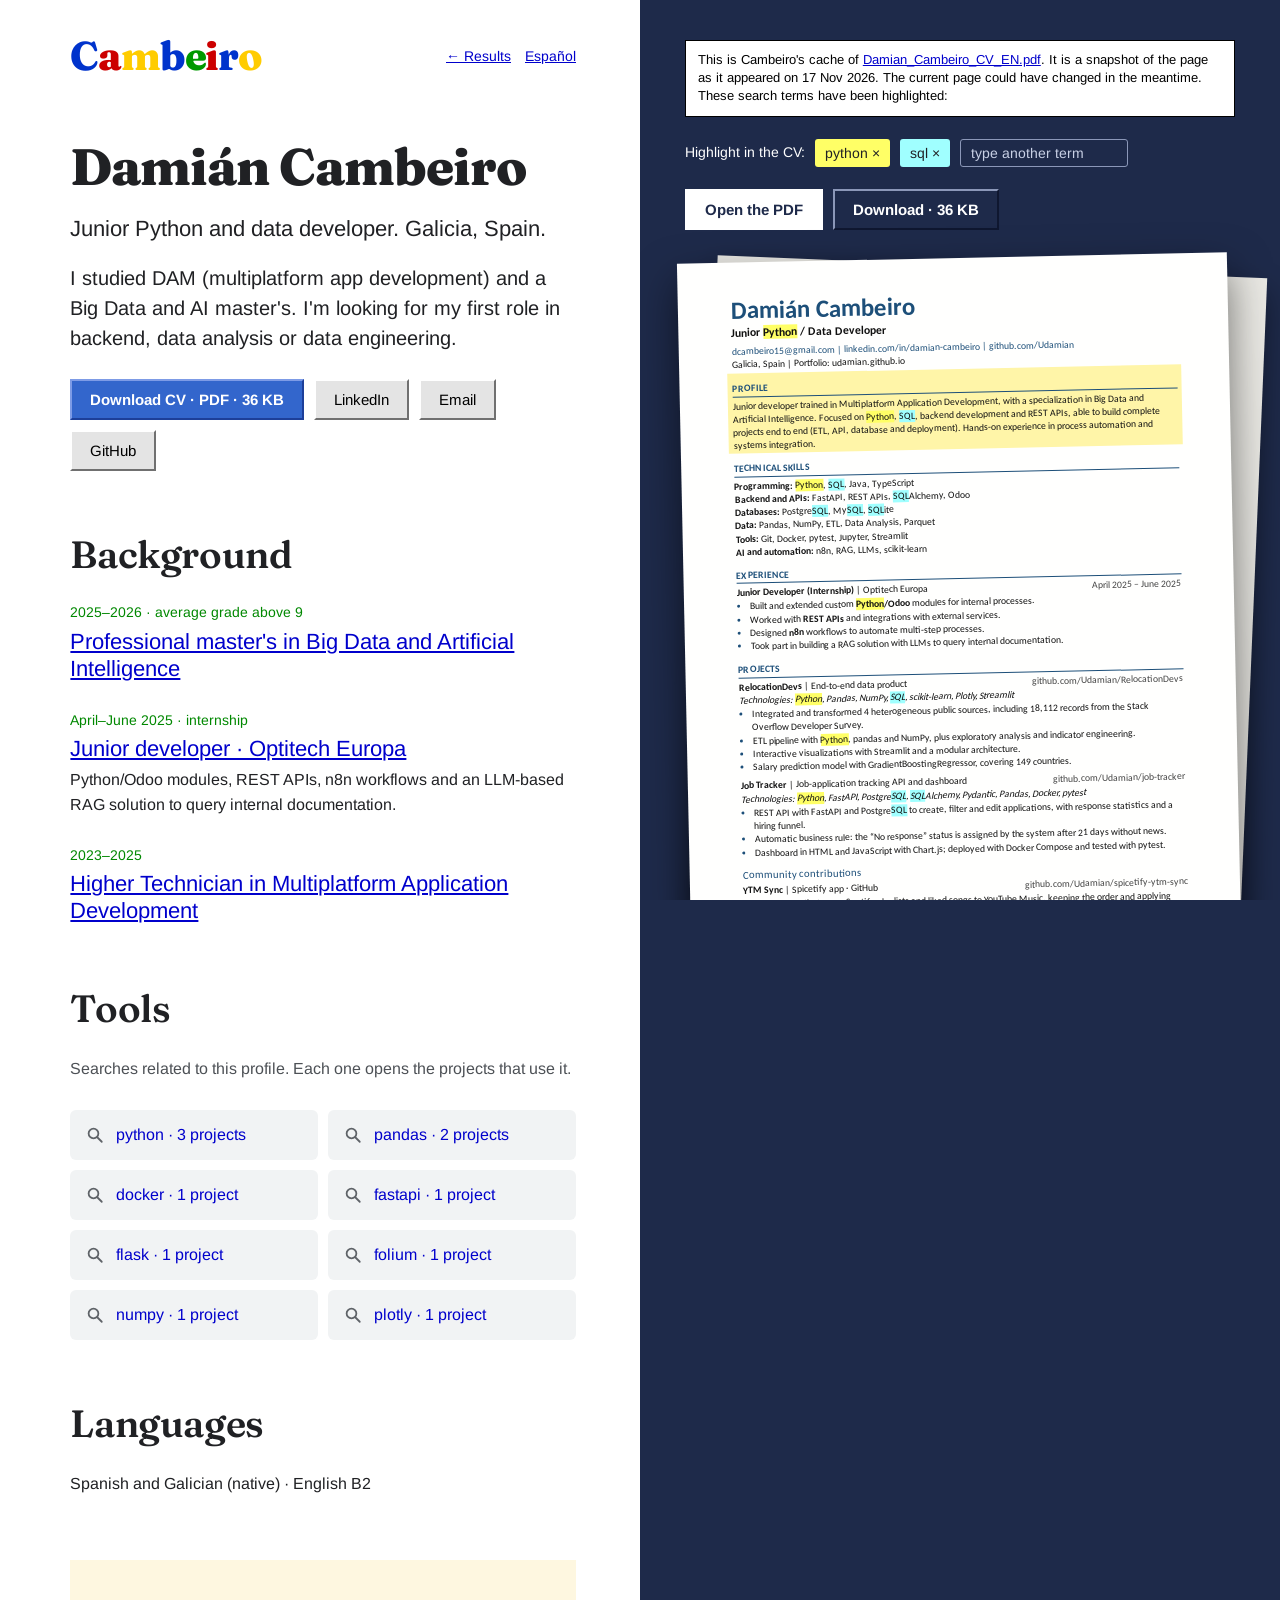
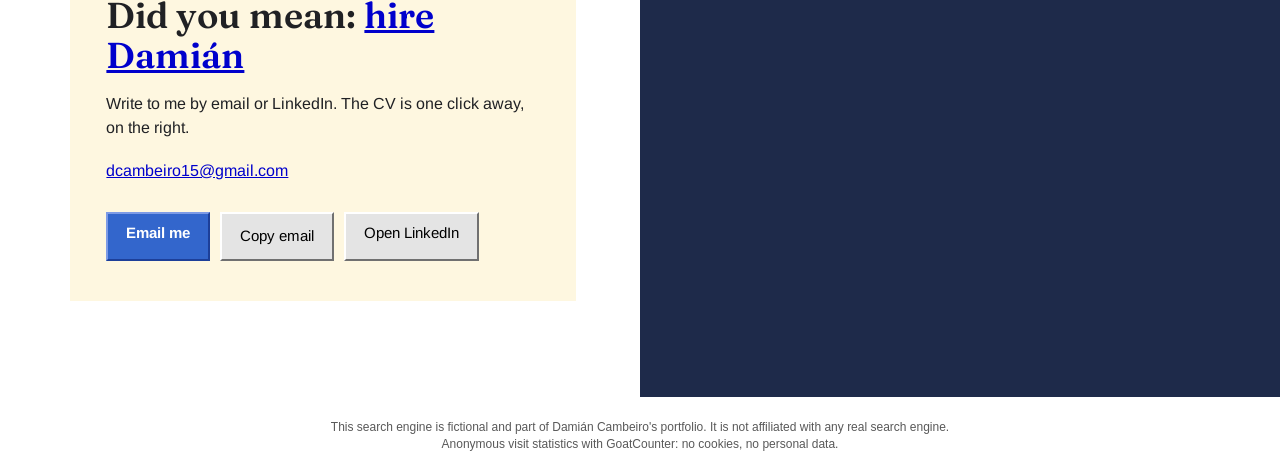
<file: en/about/index.html>
<!doctype html><html lang="en"><head><meta charset="utf-8"><meta name="viewport" content="width=device-width,initial-scale=1"><meta name="referrer" content="strict-origin-when-cross-origin"><title>Damián Cambeiro - Profile - Cambeiro</title><meta name="description" content="Multiplatform Application Development graduate specialised in Big Data and AI. Looking for a junior role in Python, backend, data analysis or data engineering."><meta property="og:title" content="Damián Cambeiro - Profile - Cambeiro"><meta property="og:description" content="Multiplatform Application Development graduate specialised in Big Data and AI. Looking for a junior role in Python, backend, data analysis or data engineering."><meta property="og:type" content="website"><meta property="og:url" content="https://udamian.github.io/en/about/"><meta property="og:site_name" content="Cambeiro"><meta property="og:locale" content="en_GB"><meta property="og:image" content="https://udamian.github.io/assets/og.png"><meta property="og:image:width" content="1200"><meta property="og:image:height" content="630"><meta property="og:image:alt" content="Cambeiro, the search engine of Damián Cambeiro&#x27;s portfolio"><meta name="twitter:card" content="summary_large_image"><link rel="icon" href="data:image/svg+xml,%3Csvg xmlns='http://www.w3.org/2000/svg' viewBox='0 0 32 32'%3E%3Cdefs%3E%3ClinearGradient id='g' x1='0' y1='0' x2='0' y2='1'%3E%3Cstop offset='0' stop-color='%23fff'/%3E%3Cstop offset='1' stop-color='%23dfe6f5'/%3E%3C/linearGradient%3E%3C/defs%3E%3Crect x='.8' y='1.2' width='30.4' height='30' rx='7' fill='%23000' fill-opacity='.22'/%3E%3Crect x='.5' y='.5' width='30.4' height='30' rx='7' fill='url(%23g)' stroke='%23aab4cc' stroke-width='.8'/%3E%3Cpath d=%22M23.49 22.83A8.6 8.6 0 1 1 23.49 11.77%22 fill=%22none%22 stroke=%22%23000%22 stroke-width=%226.4%22 stroke-opacity=%220.28%22/%3E%3Cpath d=%22M22.59 21.53A8.6 8.6 0 0 1 13.06 24.08%22 fill=%22none%22 stroke=%22%2334a853%22 stroke-width=%226.4%22/%3E%3Cpath d=%22M13.06 24.08A8.6 8.6 0 0 1 7.40 16.00%22 fill=%22none%22 stroke=%22%23fbbc05%22 stroke-width=%226.4%22/%3E%3Cpath d=%22M7.40 16.00A8.6 8.6 0 0 1 14.51 7.53%22 fill=%22none%22 stroke=%22%23ea4335%22 stroke-width=%226.4%22/%3E%3Cpath d=%22M14.51 7.53A8.6 8.6 0 0 1 22.59 10.47%22 fill=%22none%22 stroke=%22%234285f4%22 stroke-width=%226.4%22/%3E%3C/svg%3E"><link rel="apple-touch-icon" href="../../assets/icon-180.png"><link rel="alternate" hreflang="es" href="https://udamian.github.io/about/"><link rel="alternate" hreflang="en" href="https://udamian.github.io/en/about/"><link rel="alternate" hreflang="x-default" href="https://udamian.github.io/about/"><link rel="canonical" href="https://udamian.github.io/en/about/"><link rel="preload" href="../../assets/fonts/fraunces-latin-800-normal.woff2" as="font" type="font/woff2" crossorigin><link rel="stylesheet" href="../../assets/buscador.css"><link rel="stylesheet" href="../../assets/perfil.css"><script data-goatcounter="https://udamian.goatcounter.com/count" async src="https://gc.zgo.at/count.js"></script><script src="../../assets/eventos.js" defer></script></head><body class="ab">
<div class="split">
<div class="lft">
<header class="abar"><a class="logo sm" href="../" aria-label="Cambeiro"><span style="color:#0033cc">C</span><span style="color:#cc0000">a</span><span style="color:#ffcc00">m</span><span style="color:#0033cc">b</span><span style="color:#009900">e</span><span style="color:#cc0000">i</span><span style="color:#0033cc">r</span><span style="color:#ffcc00">o</span></a>
<p class="nav"><a href="../">← Results</a><a href="../../about/" hreflang="es" lang="es">Español</a></p></header>
<main>
<section class="hero" data-s="perfil"><h1>Damián Cambeiro</h1>
<p class="rl">Junior Python and data developer. Galicia, Spain.</p>
<p class="in">I studied DAM (multiplatform app development) and a Big Data and AI master&#x27;s. I&#x27;m looking for my first role in backend, data analysis or data engineering.</p>
<p class="bs"><a class="pbtn p" href="../../assets/cv/Damian_Cambeiro_CV_EN.pdf" download>Download CV · PDF · 36 KB</a><a class="pbtn" href="https://www.linkedin.com/in/damian-cambeiro/" rel="noopener">LinkedIn</a><a class="pbtn" href="mailto:dcambeiro15@gmail.com">Email</a><a class="pbtn" href="https://github.com/Udamian" rel="noopener">GitHub</a></p></section>
<section class="blk"><h2>Background</h2><div class="tr" data-s="formacion"><p class="u">2025–2026 · average grade above 9</p><h3><a href="#cv-formacion">Professional master&#x27;s in Big Data and Artificial Intelligence</a></h3></div><div class="tr" data-s="exp"><p class="u">April–June 2025 · internship</p><h3><a href="#cv-exp">Junior developer · Optitech Europa</a></h3><p class="sn">Python/Odoo modules, REST APIs, n8n workflows and an LLM-based RAG solution to query internal documentation.</p></div><div class="tr" data-s="formacion"><p class="u">2023–2025</p><h3><a href="#cv-formacion">Higher Technician in Multiplatform Application Development</a></h3></div></section>
<section class="blk" data-s="tecnicas"><h2>Tools</h2><p class="sn mut">Searches related to this profile. Each one opens the projects that use it.</p><ul class="rels"><li><a class="rq" href="../?q=projects%20with%20Python"><svg viewBox="0 0 24 24" width="18" height="18" aria-hidden="true"><circle cx="10" cy="10" r="6.5" fill="none" stroke="currentColor" stroke-width="2.4"/><path d="M15 15l6 6" stroke="currentColor" stroke-width="2.4" stroke-linecap="round"/></svg><span>python · 3 projects</span></a></li><li><a class="rq" href="../?q=projects%20with%20pandas"><svg viewBox="0 0 24 24" width="18" height="18" aria-hidden="true"><circle cx="10" cy="10" r="6.5" fill="none" stroke="currentColor" stroke-width="2.4"/><path d="M15 15l6 6" stroke="currentColor" stroke-width="2.4" stroke-linecap="round"/></svg><span>pandas · 2 projects</span></a></li><li><a class="rq" href="../?q=projects%20with%20Docker"><svg viewBox="0 0 24 24" width="18" height="18" aria-hidden="true"><circle cx="10" cy="10" r="6.5" fill="none" stroke="currentColor" stroke-width="2.4"/><path d="M15 15l6 6" stroke="currentColor" stroke-width="2.4" stroke-linecap="round"/></svg><span>docker · 1 project</span></a></li><li><a class="rq" href="../?q=projects%20with%20FastAPI"><svg viewBox="0 0 24 24" width="18" height="18" aria-hidden="true"><circle cx="10" cy="10" r="6.5" fill="none" stroke="currentColor" stroke-width="2.4"/><path d="M15 15l6 6" stroke="currentColor" stroke-width="2.4" stroke-linecap="round"/></svg><span>fastapi · 1 project</span></a></li><li><a class="rq" href="../?q=projects%20with%20Flask"><svg viewBox="0 0 24 24" width="18" height="18" aria-hidden="true"><circle cx="10" cy="10" r="6.5" fill="none" stroke="currentColor" stroke-width="2.4"/><path d="M15 15l6 6" stroke="currentColor" stroke-width="2.4" stroke-linecap="round"/></svg><span>flask · 1 project</span></a></li><li><a class="rq" href="../?q=projects%20with%20Folium"><svg viewBox="0 0 24 24" width="18" height="18" aria-hidden="true"><circle cx="10" cy="10" r="6.5" fill="none" stroke="currentColor" stroke-width="2.4"/><path d="M15 15l6 6" stroke="currentColor" stroke-width="2.4" stroke-linecap="round"/></svg><span>folium · 1 project</span></a></li><li><a class="rq" href="../?q=projects%20with%20NumPy"><svg viewBox="0 0 24 24" width="18" height="18" aria-hidden="true"><circle cx="10" cy="10" r="6.5" fill="none" stroke="currentColor" stroke-width="2.4"/><path d="M15 15l6 6" stroke="currentColor" stroke-width="2.4" stroke-linecap="round"/></svg><span>numpy · 1 project</span></a></li><li><a class="rq" href="../?q=projects%20with%20Plotly"><svg viewBox="0 0 24 24" width="18" height="18" aria-hidden="true"><circle cx="10" cy="10" r="6.5" fill="none" stroke="currentColor" stroke-width="2.4"/><path d="M15 15l6 6" stroke="currentColor" stroke-width="2.4" stroke-linecap="round"/></svg><span>plotly · 1 project</span></a></li></ul></section>
<section class="blk tr" data-s="idiomas"><h2>Languages</h2><p class="sn">Spanish and Galician (native) · English B2</p></section>
<section class="dym"><p class="fr">Did you mean: <a href="mailto:dcambeiro15@gmail.com">hire Damián</a></p><p class="sn">Write to me by email or LinkedIn. The CV is one click away, on the right.</p>
<p class="sn eml"><a href="mailto:dcambeiro15@gmail.com">dcambeiro15@gmail.com</a></p>
<p class="bs"><a class="pbtn p" href="mailto:dcambeiro15@gmail.com">Email me</a><button type="button" class="pbtn" data-copy="dcambeiro15@gmail.com" data-ok="Email copied" data-fail="Could not copy. Select it:">Copy email</button><a class="pbtn" href="https://www.linkedin.com/in/damian-cambeiro/" rel="noopener">Open LinkedIn</a></p><p class="sn cpst" role="status" aria-live="polite"></p></section>
</main>
</div>
<aside class="stage" aria-label="Copy of Damián Cambeiro&#x27;s CV (in Spanish)"><div class="sin">
<p class="banner">This is Cambeiro's cache of <a href="../../assets/cv/Damian_Cambeiro_CV_EN.pdf">Damian_Cambeiro_CV_EN.pdf</a>. It is a snapshot of the page as it appeared on 17 Nov 2026. The current page could have changed in the meantime.<br>These search terms have been highlighted:</p>
<div class="terms" data-terms="python,sql" data-label="Highlight in the CV:" data-ph="type another term" data-rm="remove" data-add="Highlight" hidden></div>
<p class="bs"><a class="sbtn p" href="../../assets/cv/Damian_Cambeiro_CV_EN.pdf">Open the PDF</a><a class="sbtn" href="../../assets/cv/Damian_Cambeiro_CV_EN.pdf" download>Download · 36 KB</a></p>
<div class="paper"><article class="sheet" lang="en" aria-label="Copy of Damián Cambeiro&#x27;s CV (in Spanish)"><div class="cv"><p class="nm">Damián Cambeiro</p><p class="rl">Junior <mark class="m0">Python</mark> / Data Developer</p><p class="ct">dcambeiro15@gmail.com  |  linkedin.com/in/damian-cambeiro  |  github.com/Udamian</p><p class="lc">Galicia, Spain  |  Portfolio: udamian.github.io</p><section id="cv-perfil" data-s="perfil"><p class="h">PROFILE</p><p>Junior developer trained in Multiplatform Application Development, with a specialization in Big Data and Artificial Intelligence. Focused on <mark class="m0">Python</mark>, <mark class="m1">SQL</mark>, backend development and REST APIs, able to build complete projects end to end (ETL, API, database and deployment). Hands-on experience in process automation and systems integration.</p></section><section id="cv-tecnicas" data-s="tecnicas"><p class="h">TECHNICAL SKILLS</p><p><b>Programming:</b> <mark class="m0">Python</mark>, <mark class="m1">SQL</mark>, Java, TypeScript</p><p><b>Backend and APIs:</b> FastAPI, REST APIs, <mark class="m1">SQL</mark>Alchemy, Odoo</p><p><b>Databases:</b> Postgre<mark class="m1">SQL</mark>, My<mark class="m1">SQL</mark>, <mark class="m1">SQL</mark>ite</p><p><b>Data:</b> Pandas, NumPy, ETL, Data Analysis, Parquet</p><p><b>Tools:</b> Git, Docker, pytest, Jupyter, Streamlit</p><p><b>AI and automation:</b> n8n, RAG, LLMs, scikit-learn</p></section><section id="cv-exp" data-s="exp"><p class="h">EXPERIENCE</p><p class="row"><span><b>Junior Developer (Internship)</b> | Optitech Europa</span><span>April 2025 – June 2025</span></p><ul><li>Built and extended custom <b><mark class="m0">Python</mark>/Odoo</b> modules for internal processes.</li><li>Worked with <b>REST APIs</b> and integrations with external services.</li><li>Designed <b>n8n</b> workflows to automate multi-step processes.</li><li>Took part in building a RAG solution with LLMs to query internal documentation.</li></ul></section><section id="cv-proyectos" data-s="proyectos"><p class="h">PROJECTS</p><p class="row"><span><b>RelocationDevs</b> | End-to-end data product</span><span>github.com/Udamian/RelocationDevs</span></p><p><i>Technologies: <mark class="m0">Python</mark>, Pandas, NumPy, <mark class="m1">SQL</mark>, scikit-learn, Plotly, Streamlit</i></p><ul><li>Integrated and transformed 4 heterogeneous public sources, including 18,112 records from the Stack Overflow Developer Survey.</li><li>ETL pipeline with <mark class="m0">Python</mark>, pandas and NumPy, plus exploratory analysis and indicator engineering.</li><li>Interactive visualizations with Streamlit and a modular architecture.</li><li>Salary prediction model with GradientBoostingRegressor, covering 149 countries.</li></ul><p class="row"><span><b>Job Tracker</b> | Job-application tracking API and dashboard</span><span>github.com/Udamian/job-tracker</span></p><p><i>Technologies: <mark class="m0">Python</mark>, FastAPI, Postgre<mark class="m1">SQL</mark>, <mark class="m1">SQL</mark>Alchemy, Pydantic, Pandas, Docker, pytest</i></p><ul><li>REST API with FastAPI and Postgre<mark class="m1">SQL</mark> to create, filter and edit applications, with response statistics and a hiring funnel.</li><li>Automatic business rule: the “No response” status is assigned by the system after 21 days without news.</li><li>Dashboard in HTML and JavaScript with Chart.js; deployed with Docker Compose and tested with pytest.</li></ul><p class="sub">Community contributions</p><p class="row"><span><b>YTM Sync</b> | Spicetify app · GitHub</span><span>github.com/Udamian/spicetify-ytm-sync</span></p><ul><li>Built an app that syncs Spotify playlists and liked songs to YouTube Music, keeping the order and applying changes.</li><li>Implemented a local <mark class="m0">Python</mark> service with Flask and <mark class="m1">SQL</mark>ite, integrated with a Spicetify app written in TypeScript.</li><li>Added manual review for songs that could not be matched with certainty, plus incremental sync and local session handling.</li></ul></section><section id="cv-formacion" data-s="formacion"><p class="h">EDUCATION</p><p class="row"><span><b>Specialization in Big Data and Artificial Intelligence</b> | Professional Master&#x27;s</span><span>2025 – 2026</span></p><p>Average grade above 9.</p><p class="row"><span><b>Higher Technician in Multiplatform Application Development (DAM)</b> | Higher Vocational Training</span><span>2023 – 2025</span></p></section><section id="cv-idiomas" data-s="idiomas"><p class="h">LANGUAGES</p><p><b>Spanish:</b> native     <b>Galician:</b> native     <b>English:</b> B2</p></section></div></article></div>
<p class="seecv"><a class="sbtn p" href="../../assets/cv/Damian_Cambeiro_CV_EN.pdf">See the full CV</a></p>
</div></aside>
</div>
<script src="../../assets/perfil.js" defer></script>
<script src="../../assets/copiar.js" defer></script>
<section class="legal" aria-label="Legal notice" style="margin:12px 0 0;padding:10px 12px;background:#fff;color:#595959;font:12px/1.45 Arial,Helvetica,sans-serif;text-align:center;flex:1 0 100%"><span lang="en">This search engine is fictional and part of Damián Cambeiro&#x27;s portfolio. It is not affiliated with any real search engine.</span><br><span lang="en">Anonymous visit statistics with GoatCounter: no cookies, no personal data.</span></section></body></html>
</file>
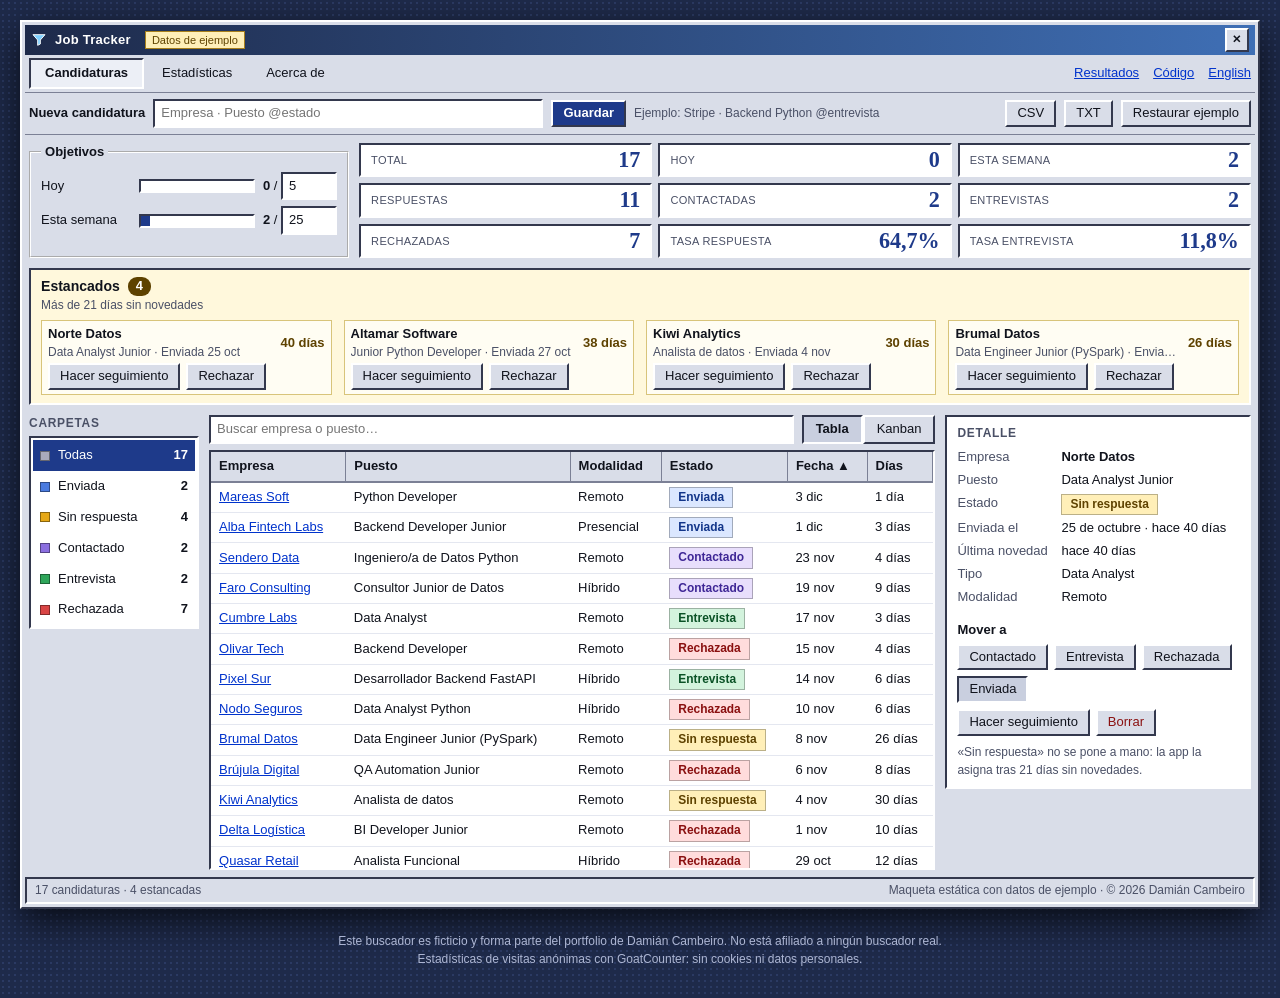
<file: p/job-tracker/index.html>
<!doctype html><html lang="es"><head><meta charset="utf-8"><meta name="viewport" content="width=device-width,initial-scale=1"><meta name="referrer" content="strict-origin-when-cross-origin"><title>Job Tracker - Damián Cambeiro - Cambeiro</title><meta name="description" content="Seguimiento personal de candidaturas de empleo con estadísticas: tasas de respuesta y embudo de selección."><meta property="og:title" content="Job Tracker - Damián Cambeiro - Cambeiro"><meta property="og:description" content="Seguimiento personal de candidaturas de empleo con estadísticas: tasas de respuesta y embudo de selección."><meta property="og:type" content="website"><meta property="og:url" content="https://udamian.github.io/p/job-tracker/"><meta property="og:site_name" content="Cambeiro"><meta property="og:locale" content="es_ES"><meta property="og:image" content="https://udamian.github.io/assets/og.png"><meta property="og:image:width" content="1200"><meta property="og:image:height" content="630"><meta property="og:image:alt" content="Cambeiro, el buscador del portfolio de Damián Cambeiro"><meta name="twitter:card" content="summary_large_image"><link rel="icon" href="data:image/svg+xml,%3Csvg xmlns='http://www.w3.org/2000/svg' viewBox='0 0 32 32'%3E%3Cdefs%3E%3ClinearGradient id='g' x1='0' y1='0' x2='0' y2='1'%3E%3Cstop offset='0' stop-color='%23fff'/%3E%3Cstop offset='1' stop-color='%23dfe6f5'/%3E%3C/linearGradient%3E%3C/defs%3E%3Crect x='.8' y='1.2' width='30.4' height='30' rx='7' fill='%23000' fill-opacity='.22'/%3E%3Crect x='.5' y='.5' width='30.4' height='30' rx='7' fill='url(%23g)' stroke='%23aab4cc' stroke-width='.8'/%3E%3Cpath d=%22M23.49 22.83A8.6 8.6 0 1 1 23.49 11.77%22 fill=%22none%22 stroke=%22%23000%22 stroke-width=%226.4%22 stroke-opacity=%220.28%22/%3E%3Cpath d=%22M22.59 21.53A8.6 8.6 0 0 1 13.06 24.08%22 fill=%22none%22 stroke=%22%2334a853%22 stroke-width=%226.4%22/%3E%3Cpath d=%22M13.06 24.08A8.6 8.6 0 0 1 7.40 16.00%22 fill=%22none%22 stroke=%22%23fbbc05%22 stroke-width=%226.4%22/%3E%3Cpath d=%22M7.40 16.00A8.6 8.6 0 0 1 14.51 7.53%22 fill=%22none%22 stroke=%22%23ea4335%22 stroke-width=%226.4%22/%3E%3Cpath d=%22M14.51 7.53A8.6 8.6 0 0 1 22.59 10.47%22 fill=%22none%22 stroke=%22%234285f4%22 stroke-width=%226.4%22/%3E%3C/svg%3E"><link rel="apple-touch-icon" href="../../assets/icon-180.png"><link rel="alternate" hreflang="es" href="https://udamian.github.io/p/job-tracker/"><link rel="alternate" hreflang="en" href="https://udamian.github.io/en/p/job-tracker/"><link rel="alternate" hreflang="x-default" href="https://udamian.github.io/p/job-tracker/"><link rel="canonical" href="https://udamian.github.io/p/job-tracker/"><link rel="stylesheet" href="../../skins/tracker.css"><script data-goatcounter="https://udamian.goatcounter.com/count" async src="https://gc.zgo.at/count.js"></script><script src="../../assets/eventos.js" defer></script></head><body class="skin-tracker"><a class="skip" href="#main">Saltar al contenido</a>
<div class="win">
<header><div class="tt"><svg class="ic" viewBox="0 0 24 24" width="16" height="16" aria-hidden="true"><path d="M3 4h18l-7 8v6l-4 2v-8z" fill="#7fd0ff" stroke="#fff" stroke-width="1.4" stroke-linejoin="round"/></svg><span class="tn">Job Tracker</span><span class="smp">Datos de ejemplo</span><a class="x" href="../../" aria-label="Cerrar y volver a los resultados" title="Cerrar y volver a los resultados">✕</a></div>
<div class="mb"><div role="tablist" aria-label="Secciones"><button type="button" role="tab" id="t-list" aria-controls="pn-list" aria-selected="true" data-tab="list">Candidaturas</button><button type="button" role="tab" id="t-stats" aria-controls="pn-stats" aria-selected="false" data-tab="stats" tabindex=-1>Estadísticas</button><button type="button" role="tab" id="t-about" aria-controls="pn-about" aria-selected="false" data-tab="about" tabindex=-1>Acerca de</button></div>
<nav class="lk" aria-label="Enlaces"><a href="../../">Resultados</a><a href="https://github.com/Udamian/job-tracker" rel="noopener">Código</a><a href="../../en/p/job-tracker/" hreflang="en" lang="en">English</a></nav></div>
<form id="qa" class="tb" autocomplete="off"><label for="qi">Nueva candidatura</label>
<input id="qi" type="text" placeholder="Empresa · Puesto @estado" spellcheck="false" aria-describedby="qh"><button type="submit" class="bt p">Guardar</button>
<span id="qh" class="hint">Ejemplo: Stripe · Backend Python @entrevista</span><span class="sp"></span>
<button type="button" id="xc" class="bt">CSV</button><button type="button" id="xt" class="bt">TXT</button><button type="button" id="rs" class="bt">Restaurar ejemplo</button></form>
</header>
<main id="main" tabindex="-1"><h1 class="vh">Job Tracker · API + Dashboard</h1>
<section id="pn-list" role="tabpanel" aria-labelledby="t-list">
<div class="sum"><fieldset class="gl"><legend>Objetivos</legend>
<div class="g"><label for="g1">Hoy</label><progress id="p1" max="5" value="0"></progress><span class="gn"><b id="n1">0</b> / <input id="g1" type="number" min="1" max="99" value="5" aria-label="Hoy · meta"></span></div>
<div class="g"><label for="g2">Esta semana</label><progress id="p2" max="25" value="0"></progress><span class="gn"><b id="n2">0</b> / <input id="g2" type="number" min="1" max="999" value="25" aria-label="Esta semana · meta"></span></div></fieldset>
<div class="kpis"><div class="kp"><span class="kl">Total</span><b class="kv" id="k0">–</b></div><div class="kp"><span class="kl">Hoy</span><b class="kv" id="k1">–</b></div><div class="kp"><span class="kl">Esta semana</span><b class="kv" id="k2">–</b></div><div class="kp"><span class="kl">Respuestas</span><b class="kv" id="k3">–</b></div><div class="kp"><span class="kl">Contactadas</span><b class="kv" id="k4">–</b></div><div class="kp"><span class="kl">Entrevistas</span><b class="kv" id="k5">–</b></div><div class="kp"><span class="kl">Rechazadas</span><b class="kv" id="k6">–</b></div><div class="kp"><span class="kl">Tasa respuesta</span><b class="kv" id="k7">–</b></div><div class="kp"><span class="kl">Tasa entrevista</span><b class="kv" id="k8">–</b></div></div></div>
<section id="stale" class="stale" aria-labelledby="sth"><h2 id="sth"><span>Estancados</span> <b id="sn">0</b></h2><p id="sp" class="sm"></p><ul id="sl" class="sl"></ul></section>
<div class="wk"><nav class="fo" aria-label="Carpetas"><h2>Carpetas</h2><ul id="fo"></ul></nav>
<section class="ls" aria-label="Candidaturas"><div class="lt"><label class="sr2"><span class="vh">Buscar</span><input id="fq" type="search" placeholder="Buscar empresa o puesto…"></label>
<div class="vw" role="group" aria-label="Vista"><button type="button" id="vt" aria-pressed="true">Tabla</button><button type="button" id="vk" aria-pressed="false">Kanban</button></div></div>
<div id="lv"></div></section>
<aside id="dt" class="dt" aria-label="Detalle"></aside></div>
<noscript><p>Sin JavaScript solo se muestra la lista de ejemplo:</p><table><tbody><tr><td>Norte Datos</td><td>Data Analyst Junior</td><td>Enviada</td></tr><tr><td>Altamar Software</td><td>Junior Python Developer</td><td>Enviada</td></tr><tr><td>Kiwi Analytics</td><td>Analista de datos</td><td>Enviada</td></tr><tr><td>Brumal Datos</td><td>Data Engineer Junior (PySpark)</td><td>Enviada</td></tr><tr><td>Alba Fintech Labs</td><td>Backend Developer Junior</td><td>Enviada</td></tr><tr><td>Mareas Soft</td><td>Python Developer</td><td>Enviada</td></tr><tr><td>Faro Consulting</td><td>Consultor Junior de Datos</td><td>Contactado</td></tr><tr><td>Sendero Data</td><td>Ingeniero/a de Datos Python</td><td>Contactado</td></tr><tr><td>Cumbre Labs</td><td>Data Analyst</td><td>Entrevista</td></tr><tr><td>Pixel Sur</td><td>Desarrollador Backend FastAPI</td><td>Entrevista</td></tr><tr><td>Ágora Cloud</td><td>Programador Junior</td><td>Rechazada</td></tr><tr><td>Tramontana IT</td><td>Desarrollador Java Junior</td><td>Rechazada</td></tr><tr><td>Quasar Retail</td><td>Analista Funcional</td><td>Rechazada</td></tr><tr><td>Delta Logística</td><td>BI Developer Junior</td><td>Rechazada</td></tr><tr><td>Brújula Digital</td><td>QA Automation Junior</td><td>Rechazada</td></tr><tr><td>Nodo Seguros</td><td>Data Analyst Python</td><td>Rechazada</td></tr><tr><td>Olivar Tech</td><td>Backend Developer</td><td>Rechazada</td></tr></tbody></table></noscript>
</section>
<section id="pn-stats" role="tabpanel" aria-labelledby="t-stats" hidden><div class="ch">
<section class="gb" aria-labelledby="c1h"><h2 id="c1h">Ritmo de postulaciones</h2><p class="sm">Candidaturas por semana</p><div id="c1"></div></section>
<section class="gb" aria-labelledby="c2h"><h2 id="c2h">Embudo de selección</h2><p class="sm">Fase máxima alcanzada</p><div id="c2"></div></section>
<section class="gb" aria-labelledby="c3h"><h2 id="c3h">Eficacia por tipo de puesto</h2><p class="sm">Porcentaje de candidaturas con respuesta</p><div id="c3"></div></section></div></section>
<section id="pn-about" role="tabpanel" aria-labelledby="t-about" hidden><div class="ab"><h2>Acerca de Job Tracker</h2><p class="lead">Seguimiento personal de candidaturas de empleo con estadísticas: tasas de respuesta y embudo de selección.</p>
<h3>Qué hace</h3><ul><li>Crear, ver, editar y borrar candidaturas, con filtros por empresa, tipo, modalidad, estado y versión del CV.</li><li>KPIs, embudo acumulado, candidaturas por semana y tasa de respuesta por tipo o por versión del CV.</li><li>Dashboard en HTML y JavaScript puros con Chart.js, sin framework ni paso de compilación.</li><li>El estado «Sin respuesta» no se puede poner a mano: el sistema lo asigna tras 21 días sin novedades.</li></ul><h3>Datos clave</h3><ul><li>API REST con FastAPI y documentación automática en /docs.</li><li>Se levanta con Docker Compose o, sin Docker, con SQLite local.</li><li>Pruebas con pytest sobre una base SQLite en memoria.</li></ul>
<h3>Tecnologías</h3><ul class="chips"><li>Python</li><li>FastAPI</li><li>PostgreSQL</li><li>SQLAlchemy</li><li>Pydantic</li><li>Pandas</li><li>Docker</li><li>pytest</li></ul><h3>Límites (dichos con claridad)</h3><p>Todavía no tiene autenticación y la comprobación de «Sin respuesta» se hace al consultar, no en segundo plano. Siguiente paso previsto: separar empresas, entrevistas, pruebas técnicas y versiones de CV.</p>
<h3>Qué es esta maqueta</h3><p>Un programa de escritorio de otra época que reproduce la app: añadir candidaturas en una línea, estados, estancados, KPIs y gráficos, con la misma lógica de la app (tasas de respuesta, embudo, «Sin respuesta» tras 21 días).</p><p>Los datos son de ejemplo, con empresas inventadas: la app real guarda candidaturas personales y no se publican. Los cambios que hagas aquí solo viven en esta pestaña.</p><p>No incluye: la API de FastAPI, la base de datos PostgreSQL, los filtros por modalidad y versión del CV ni la edición completa de cada campo. Eso solo está en el repositorio.</p>
<h3>Enlaces</h3><p>No hay demo en línea de la app original: necesita su API y una base de datos.</p><p><a class="bt p" href="https://github.com/Udamian/job-tracker" rel="noopener">Ver código en GitHub</a></p></div></section>
</main>
<footer class="sb"><span id="st" role="status"></span><span class="sp"></span><span>Maqueta estática con datos de ejemplo · © 2026 Damián Cambeiro</span></footer>
</div>
<script>window.TJ={"t": {"st": {"enviada": "Enviada", "sinresp": "Sin respuesta", "contactado": "Contactado", "entrevista": "Entrevista", "rechazada": "Rechazada"}, "all": "Todas", "folders": "Carpetas", "ty": {"backend": "Backend", "analyst": "Data Analyst", "engineer": "Data Engineer", "other": "Otro"}, "mo": {"r": "Remoto", "h": "Híbrido", "p": "Presencial", "-": "—"}, "cols": ["Empresa", "Puesto", "Tipo", "Modalidad", "Estado", "Fecha", "Días"], "d1": "día", "dn": "días", "stale_h": "Estancados", "stale_p": "Más de {n} días sin novedades", "stale_none": "Nada estancado: todas las candidaturas tienen novedades recientes.", "follow": "Hacer seguimiento", "reject": "Rechazar", "view": "Ver", "goal_h": "Objetivos", "today": "Hoy", "week": "Esta semana", "goal_of": "meta", "k": ["Total", "Hoy", "Esta semana", "Respuestas", "Contactadas", "Entrevistas", "Rechazadas", "Tasa respuesta", "Tasa entrevista"], "search": "Buscar empresa o puesto…", "search_l": "Buscar", "view_l": "Vista", "tbl": "Tabla", "kan": "Kanban", "empty": "No hay candidaturas con ese filtro.", "pick": "Selecciona una candidatura para ver su detalle.", "dt_h": "Detalle", "applied": "Enviada el", "news": "Última novedad", "ago": "hace {n} días", "today_l": "hoy", "type_l": "Tipo", "mode_l": "Modalidad", "move": "Mover a", "del": "Borrar", "sin_note": "«Sin respuesta» no se pone a mano: la app la asigna tras 21 días sin novedades.", "added": "Añadida: {co}", "deleted": "Borrada: {co}", "moved": "{co} → {st}", "followed": "Seguimiento hecho: {co}", "restored": "Datos de ejemplo restaurados", "exported": "Archivo generado", "status": "{n} candidaturas · {s} estancadas", "folder_n": "{n} en {f}", "c1": "Ritmo de postulaciones", "c1s": "Candidaturas por semana", "c2": "Embudo de selección", "c2s": "Fase máxima alcanzada", "c3": "Eficacia por tipo de puesto", "c3s": "Porcentaje de candidaturas con respuesta", "f": ["Enviadas", "Contactadas", "Entrevistas", "Rechazadas"], "resp": "{a} de {b}", "nodata": "Sin datos todavía", "wk": "Semana del {d}", "ex": "candidaturas", "head": ["empresa", "puesto", "tipo", "modalidad", "estado", "fecha"]}, "lang": "es", "items": [{"id": 1, "co": "Norte Datos", "role": "Data Analyst Junior", "type": "analyst", "mode": "r", "st": "enviada", "ago": 40, "news": 40}, {"id": 2, "co": "Altamar Software", "role": "Junior Python Developer", "type": "backend", "mode": "h", "st": "enviada", "ago": 38, "news": 38}, {"id": 3, "co": "Kiwi Analytics", "role": "Analista de datos", "type": "analyst", "mode": "r", "st": "enviada", "ago": 30, "news": 30}, {"id": 4, "co": "Brumal Datos", "role": "Data Engineer Junior (PySpark)", "type": "engineer", "mode": "r", "st": "enviada", "ago": 26, "news": 26}, {"id": 5, "co": "Alba Fintech Labs", "role": "Backend Developer Junior", "type": "backend", "mode": "p", "st": "enviada", "ago": 3, "news": 3}, {"id": 6, "co": "Mareas Soft", "role": "Python Developer", "type": "backend", "mode": "r", "st": "enviada", "ago": 1, "news": 1}, {"id": 7, "co": "Faro Consulting", "role": "Consultor Junior de Datos", "type": "analyst", "mode": "h", "st": "contactado", "ago": 15, "news": 9}, {"id": 8, "co": "Sendero Data", "role": "Ingeniero/a de Datos Python", "type": "engineer", "mode": "r", "st": "contactado", "ago": 11, "news": 4}, {"id": 9, "co": "Cumbre Labs", "role": "Data Analyst", "type": "analyst", "mode": "r", "st": "entrevista", "ago": 17, "news": 3}, {"id": 10, "co": "Pixel Sur", "role": "Desarrollador Backend FastAPI", "type": "backend", "mode": "h", "st": "entrevista", "ago": 20, "news": 6}, {"id": 11, "co": "Ágora Cloud", "role": "Programador Junior", "type": "other", "mode": "r", "st": "rechazada", "ago": 45, "news": 20}, {"id": 12, "co": "Tramontana IT", "role": "Desarrollador Java Junior", "type": "other", "mode": "p", "st": "rechazada", "ago": 41, "news": 22}, {"id": 13, "co": "Quasar Retail", "role": "Analista Funcional", "type": "other", "mode": "h", "st": "rechazada", "ago": 36, "news": 12}, {"id": 14, "co": "Delta Logística", "role": "BI Developer Junior", "type": "analyst", "mode": "r", "st": "rechazada", "ago": 33, "news": 10}, {"id": 15, "co": "Brújula Digital", "role": "QA Automation Junior", "type": "other", "mode": "r", "st": "rechazada", "ago": 28, "news": 8}, {"id": 16, "co": "Nodo Seguros", "role": "Data Analyst Python", "type": "analyst", "mode": "h", "st": "rechazada", "ago": 24, "news": 6}, {"id": 17, "co": "Olivar Tech", "role": "Backend Developer", "type": "backend", "mode": "r", "st": "rechazada", "ago": 19, "news": 4}]};</script><script src="../../assets/tracker.js"></script>
<section class="legal" aria-label="Aviso legal" style="margin:12px 0 0;padding:10px 12px;background:#fff;color:#595959;font:12px/1.45 Arial,Helvetica,sans-serif;text-align:center;flex:1 0 100%"><span lang="es">Este buscador es ficticio y forma parte del portfolio de Damián Cambeiro. No está afiliado a ningún buscador real.</span><br><span lang="es">Estadísticas de visitas anónimas con GoatCounter: sin cookies ni datos personales.</span></section></body></html>
</file>
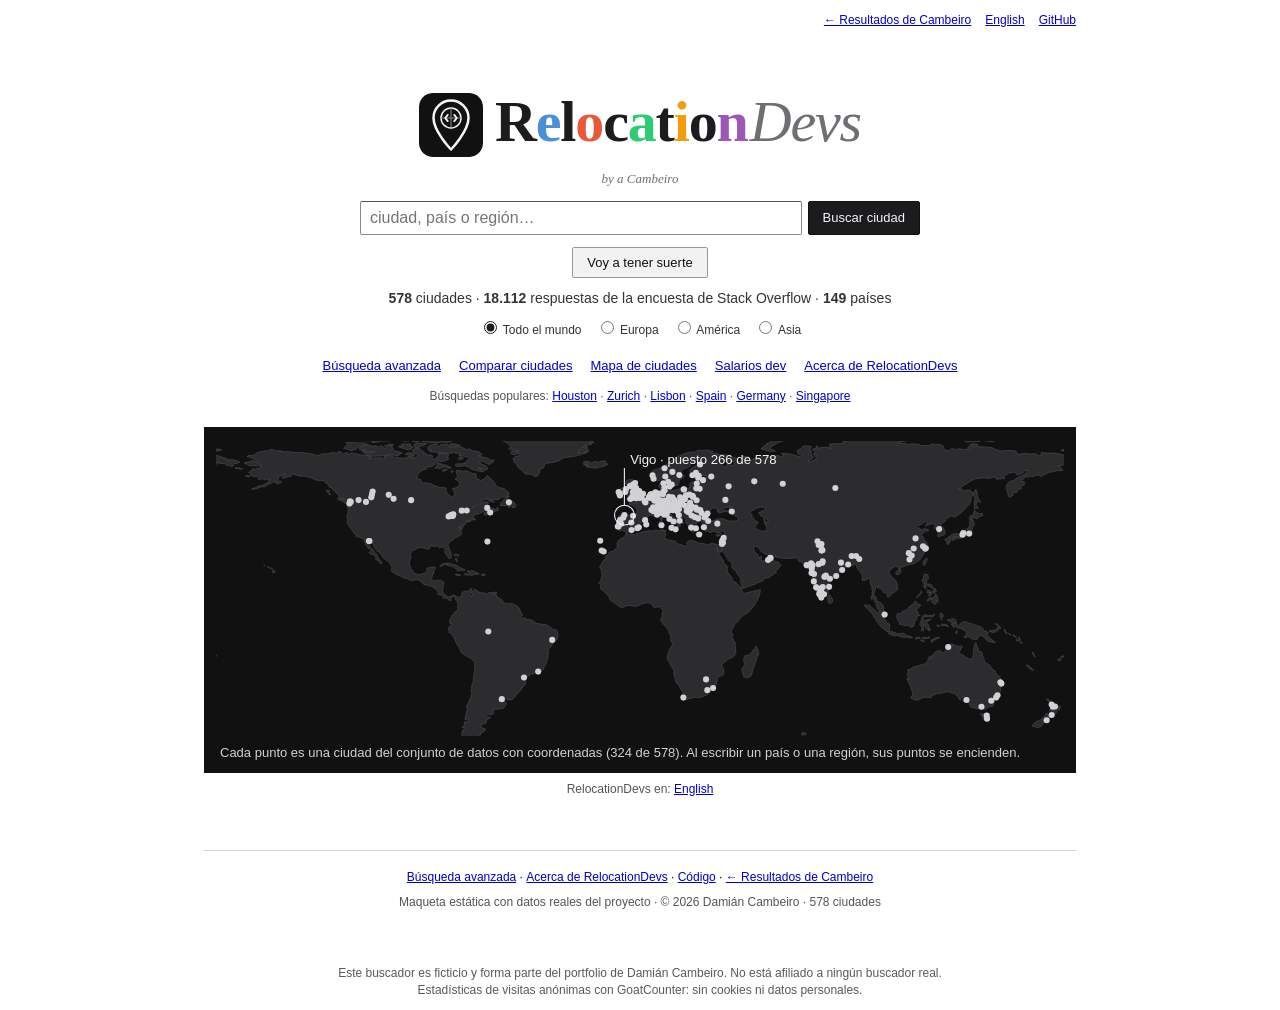
<file: p/relocationdevs/index.html>
<!doctype html><html lang="es"><head><meta charset="utf-8"><meta name="viewport" content="width=device-width,initial-scale=1"><meta name="referrer" content="strict-origin-when-cross-origin"><title>RelocationDevs - Damián Cambeiro - Cambeiro</title><meta name="description" content="Plataforma de apoyo a la decisión para profesionales tech que valoran en qué ciudad vivir fuera de su país: combina salario esperado, coste de vida, impuestos y mercado laboral."><meta property="og:title" content="RelocationDevs - Damián Cambeiro - Cambeiro"><meta property="og:description" content="Plataforma de apoyo a la decisión para profesionales tech que valoran en qué ciudad vivir fuera de su país: combina salario esperado, coste de vida, impuestos y mercado laboral."><meta property="og:type" content="website"><meta property="og:url" content="https://udamian.github.io/p/relocationdevs/"><meta property="og:site_name" content="Cambeiro"><meta property="og:locale" content="es_ES"><meta property="og:image" content="https://udamian.github.io/assets/og.png"><meta property="og:image:width" content="1200"><meta property="og:image:height" content="630"><meta property="og:image:alt" content="Cambeiro, el buscador del portfolio de Damián Cambeiro"><meta name="twitter:card" content="summary_large_image"><link rel="icon" href="data:image/svg+xml,%3Csvg xmlns='http://www.w3.org/2000/svg' viewBox='0 0 32 32'%3E%3Cdefs%3E%3ClinearGradient id='g' x1='0' y1='0' x2='0' y2='1'%3E%3Cstop offset='0' stop-color='%23fff'/%3E%3Cstop offset='1' stop-color='%23dfe6f5'/%3E%3C/linearGradient%3E%3C/defs%3E%3Crect x='.8' y='1.2' width='30.4' height='30' rx='7' fill='%23000' fill-opacity='.22'/%3E%3Crect x='.5' y='.5' width='30.4' height='30' rx='7' fill='url(%23g)' stroke='%23aab4cc' stroke-width='.8'/%3E%3Cpath d=%22M23.49 22.83A8.6 8.6 0 1 1 23.49 11.77%22 fill=%22none%22 stroke=%22%23000%22 stroke-width=%226.4%22 stroke-opacity=%220.28%22/%3E%3Cpath d=%22M22.59 21.53A8.6 8.6 0 0 1 13.06 24.08%22 fill=%22none%22 stroke=%22%2334a853%22 stroke-width=%226.4%22/%3E%3Cpath d=%22M13.06 24.08A8.6 8.6 0 0 1 7.40 16.00%22 fill=%22none%22 stroke=%22%23fbbc05%22 stroke-width=%226.4%22/%3E%3Cpath d=%22M7.40 16.00A8.6 8.6 0 0 1 14.51 7.53%22 fill=%22none%22 stroke=%22%23ea4335%22 stroke-width=%226.4%22/%3E%3Cpath d=%22M14.51 7.53A8.6 8.6 0 0 1 22.59 10.47%22 fill=%22none%22 stroke=%22%234285f4%22 stroke-width=%226.4%22/%3E%3C/svg%3E"><link rel="apple-touch-icon" href="../../assets/icon-180.png"><link rel="alternate" hreflang="es" href="https://udamian.github.io/p/relocationdevs/"><link rel="alternate" hreflang="en" href="https://udamian.github.io/en/p/relocationdevs/"><link rel="alternate" hreflang="x-default" href="https://udamian.github.io/p/relocationdevs/"><link rel="canonical" href="https://udamian.github.io/p/relocationdevs/"><link rel="stylesheet" href="../../skins/reloc.css"><script data-goatcounter="https://udamian.goatcounter.com/count" async src="https://gc.zgo.at/count.js"></script><script src="../../assets/eventos.js" defer></script></head><body class="skin-reloc"><a class="skip" href="#main">Saltar al contenido</a>
<div class="rl">
<nav class="ut" aria-label="Links"><a href="../../">← Resultados de Cambeiro</a><a href="../../en/p/relocationdevs/" hreflang="en" lang="en">English</a><a href="https://github.com/Udamian/RelocationDevs" rel="noopener">GitHub</a></nav>
<header id="hd" class="hd" hidden><a class="lg" href="#/" aria-label="RelocationDevs"><svg class="pin" viewBox="0 0 512 512" width="34" height="34" aria-hidden="true" fill="none"><rect width="512" height="512" rx="100" fill="#111"/><path d="M256 60C178.7 60 116 122.7 116 200C116 305 256 452 256 452C256 452 396 305 396 200C396 122.7 333.3 60 256 60Z" stroke="#F5F5F7" stroke-width="20" stroke-linejoin="round"/><circle cx="256" cy="200" r="80" stroke="#F5F5F7" stroke-width="12"/><path d="M256 120V280M176 200H336" stroke="#8E8E93" stroke-width="8"/><path d="M230 175L210 200L230 225M282 175L302 200L282 225" stroke="#F5F5F7" stroke-width="15" stroke-linecap="round" stroke-linejoin="round"/></svg><span class="wm"><span style="color:#1c1c1e">R</span><span style="color:#4a90d9">e</span><span style="color:#1c1c1e">l</span><span style="color:#e8593c">o</span><span style="color:#1c1c1e">c</span><span style="color:#2ecc71">a</span><span style="color:#1c1c1e">t</span><span style="color:#f39c12">i</span><span style="color:#1c1c1e">o</span><span style="color:#9b59b6">n</span><span class="dv">Devs</span></span></a><form id="hf" class="sf" role="search" autocomplete="off"><input id="hq" type="search" placeholder="ciudad, país o región…" aria-label="ciudad, país o región…" spellcheck="false"><select id="hr" aria-label="Región"><option value="-1">Todo el mundo</option><option value="0">Europa</option><option value="1">América</option><option value="2">Asia</option><option value="3">Oceanía</option><option value="4">Oriente Medio</option><option value="5">África</option><option value="6">Otras</option></select><button type="submit" class="b">Buscar ciudad</button></form>
<nav class="mn" aria-label="Menu"><a href="#/adv">Búsqueda avanzada</a><a href="#/cmp/">Comparar ciudades</a><a href="#/map">Mapa de ciudades</a><a href="#/sal">Salarios dev</a><a href="#/about">Acerca de RelocationDevs</a></nav></header>
<main id="main" tabindex="-1">
<h1 class="sr">RelocationDevs</h1>
<section id="v-home" class="view home"><div class="big"><div class="lgb"><svg class="pin" viewBox="0 0 512 512" width="64" height="64" aria-hidden="true" fill="none"><rect width="512" height="512" rx="100" fill="#111"/><path d="M256 60C178.7 60 116 122.7 116 200C116 305 256 452 256 452C256 452 396 305 396 200C396 122.7 333.3 60 256 60Z" stroke="#F5F5F7" stroke-width="20" stroke-linejoin="round"/><circle cx="256" cy="200" r="80" stroke="#F5F5F7" stroke-width="12"/><path d="M256 120V280M176 200H336" stroke="#8E8E93" stroke-width="8"/><path d="M230 175L210 200L230 225M282 175L302 200L282 225" stroke="#F5F5F7" stroke-width="15" stroke-linecap="round" stroke-linejoin="round"/></svg><span class="wm big"><span style="color:#1c1c1e">R</span><span style="color:#4a90d9">e</span><span style="color:#1c1c1e">l</span><span style="color:#e8593c">o</span><span style="color:#1c1c1e">c</span><span style="color:#2ecc71">a</span><span style="color:#1c1c1e">t</span><span style="color:#f39c12">i</span><span style="color:#1c1c1e">o</span><span style="color:#9b59b6">n</span><span class="dv">Devs</span></span></div>
<p class="by">by a Cambeiro</p></div>
<form id="pf" class="sf" role="search" autocomplete="off"><input id="pq" type="search" placeholder="ciudad, país o región…" aria-label="ciudad, país o región…" spellcheck="false"><button type="submit" class="b">Buscar ciudad</button></form>
<p class="act"><button type="button" id="lucky" class="b alt">Voy a tener suerte</button></p>
<p class="facts"><b>578</b> ciudades · <b>18.112</b> respuestas de la encuesta de Stack Overflow · <b>149</b> países</p>
<p class="rad" role="group" aria-label="Región"><label><input type="radio" name="hr" value="-1" checked> Todo el mundo</label><label><input type="radio" name="hr" value="0"> Europa</label><label><input type="radio" name="hr" value="1"> América</label><label><input type="radio" name="hr" value="2"> Asia</label></p>
<p class="lk"><a href="#/adv">Búsqueda avanzada</a><a href="#/cmp/">Comparar ciudades</a><a href="#/map">Mapa de ciudades</a><a href="#/sal">Salarios dev</a><a href="#/about">Acerca de RelocationDevs</a></p>
<p class="pp">Búsquedas populares: <a href="#/b?q=Houston">Houston</a> · <a href="#/b?q=Zurich">Zurich</a> · <a href="#/b?q=Lisbon">Lisbon</a> · <a href="#/b?q=Spain">Spain</a> · <a href="#/b?q=Germany">Germany</a> · <a href="#/b?q=Singapore">Singapore</a></p>
<section id="dots" class="dots" aria-labelledby="hmh" hidden><h2 id="hmh" class="sr">Mapa de puntos de las ciudades</h2>
<svg id="hm" viewBox="0 15 360 125" role="img" aria-label="Mapa de puntos con las 324 ciudades que tienen coordenadas"></svg>
<p id="hmn" class="hmn" aria-live="polite">Cada punto es una ciudad del conjunto de datos con coordenadas (324 de 578). Al escribir un país o una región, sus puntos se encienden.</p></section>
<p class="inl">RelocationDevs en: <a href="../../en/p/relocationdevs/" hreflang="en" lang="en">English</a></p>
<noscript><p>Sin JavaScript solo se muestra el ranking base. Estas son las 10 primeras ciudades por puntuación:</p><ol><li>Houston, TX, United States — 119.7</li><li>Dallas, TX, United States — 118.4</li><li>Ann Arbor, MI, United States — 112.0</li><li>Austin, TX, United States — 111.0</li><li>San Jose, CA, United States — 110.5</li><li>Fremont, CA, United States — 110.5</li><li>Jersey City, NJ, United States — 109.6</li><li>Santa Clara, CA, United States — 109.3</li><li>Columbus, OH, United States — 106.8</li><li>Seattle, WA, United States — 103.3</li></ol></noscript></section>

<section id="v-res" class="view" hidden><div class="bar"><b>Ciudades</b><span id="rc"></span></div>
<div id="rn" class="note" hidden></div><div id="rs"></div></section>

<section id="v-city" class="view" hidden><div id="cy"></div></section>

<section id="v-adv" class="view" hidden><div class="bar"><b>Búsqueda avanzada</b></div>
<form id="af" class="af" autocomplete="off"><table><tbody>
<tr><th scope="row"><label for="aq">Con las palabras</label></th><td><input id="aq" type="text" spellcheck="false"></td></tr>
<tr><th scope="row"><label for="ar">Región</label></th><td><select id="ar"><option value="-1">Todo el mundo</option><option value="0">Europa</option><option value="1">América</option><option value="2">Asia</option><option value="3">Oceanía</option><option value="4">Oriente Medio</option><option value="5">África</option><option value="6">Otras</option></select></td></tr>
<tr><th scope="row"><label for="an">Salario neto mínimo (€/año)</label></th><td><input id="an" type="number" min="0" step="1000" inputmode="numeric"></td></tr>
<tr><th scope="row"><label for="am">Alquiler máximo (€/mes)</label></th><td><input id="am" type="number" min="0" step="100" inputmode="numeric"></td></tr>
<tr><th scope="row"><label for="at">Impuestos máximos (%)</label></th><td><input id="at" type="number" min="0" max="100" step="1" inputmode="numeric"></td></tr>
<tr><th scope="row">Importancia de cada factor</th><td><label class="wr"><span>Poder adquisitivo</span><input type="range" id="wp" min="0" max="10" step="0.5" value="3"><output for="wp">3</output></label><label class="wr"><span>Mercado laboral</span><input type="range" id="wj" min="0" max="10" step="0.5" value="2.5"><output for="wj">2.5</output></label><label class="wr"><span>Calidad de vida</span><input type="range" id="wq" min="0" max="10" step="0.5" value="2.5"><output for="wq">2.5</output></label><label class="wr"><span>Impuestos bajos</span><input type="range" id="wt" min="0" max="10" step="0.5" value="2"><output for="wt">2</output></label><p class="sm">Con los valores por defecto (3 · 2,5 · 2,5 · 2) la puntuación es idéntica a la de la app. Se normalizan para sumar 1.</p></td></tr>
</tbody></table><p><button type="submit" class="b">Buscar con estos criterios</button> <button type="button" id="areset" class="b alt">Valores del proyecto</button></p></form></section>

<section id="v-cmp" class="view" hidden><div class="bar"><b>Comparar ciudades</b></div><p class="sm">Elige de 2 a 3 ciudades (empieza a escribir y elige de la lista).</p>
<form id="cf" class="cf" autocomplete="off"><input list="dl" id="c0" placeholder="Ciudad 1" aria-label="Ciudad 1"><input list="dl" id="c1" placeholder="Ciudad 2" aria-label="Ciudad 2"><input list="dl" id="c2" placeholder="Ciudad 3" aria-label="Ciudad 3">
<datalist id="dl"></datalist></form><div id="cp"></div></section>

<section id="v-map" class="view" hidden><div class="bar"><b>Mapa de ciudades</b></div>
<p class="sm">324 de 578 ciudades tienen coordenadas en los datos del proyecto; el resto no aparece en el mapa.</p>
<p class="rad" role="group" aria-label="Región" id="mrad"></p>
<div class="mapw"><svg id="mp" viewBox="0 15 360 125" role="img" aria-label="Mapa de ciudades"></svg></div>
<div id="mi" class="mi" aria-live="polite">Pulsa un punto para ver la ciudad.</div><div id="mt"></div></section>

<section id="v-sal" class="view" hidden><div class="bar"><b>Salarios de desarrolladores</b></div>
<form class="cf" onsubmit="return false"><label>País <select id="sc"></select></label>
<label>Rol <select id="sr"></select></label></form><div id="so"></div></section>

<section id="v-about" class="view" hidden><div class="bar"><b>Acerca de RelocationDevs</b></div>
<div class="ab"><p class="lead">Plataforma de apoyo a la decisión para profesionales tech que valoran en qué ciudad vivir fuera de su país: combina salario esperado, coste de vida, impuestos y mercado laboral.</p><figure class="shot"><img src="../../assets/capturas/relocationdevs.webp" alt="Captura real de la app original: pantalla de bienvenida con el logo, el título RelocationDevs y el formulario del perfil profesional, en tema oscuro." width="1200" height="597" loading="lazy"><figcaption>Captura real de la app original en Streamlit (tema Midnight Silver).</figcaption></figure>
<h2>Datos clave</h2><ul><li>Costes de vida de 578 ciudades (Kaggle, Cost of Living Index 2022).</li><li>Salarios de 18.112 desarrolladores de 149 países (Stack Overflow Developer Survey 2023).</li><li>Modelo de regresión del salario anual bruto: MAE de 29.022 € y R² de 0,53.</li><li>Fuentes del proyecto: Stack Overflow Developer Survey 2023 (datos bajo licencia ODbL 1.0), Kaggle Cost of Living Index 2022, OECD Tax Database (tipos marginales) y Kaggle World Cities Database (coordenadas). El mapa de esta página usa Natural Earth (dominio público).</li></ul>
<h2>Módulos de la app original</h2><ul><li>Explorador de ciudades con una puntuación de reubicación y tabla filtrable.</li><li>Comparador de ciudades con gráficas de barras y radar normalizado.</li><li>Mapa interactivo con agrupación de ciudades y ventanas de detalle.</li><li>Buscador de ciudad ideal en tres pasos, con radar de prioridades.</li><li>Estimador de salario con un modelo Gradient Boosting.</li><li>Informe en PDF con fotos de las ciudades y distribución de salarios.</li></ul>
<h2>Tecnologías</h2><ul class="chips"><li>Python</li><li>pandas</li><li>NumPy</li><li>scikit-learn</li><li>Streamlit</li><li>Plotly</li><li>Folium</li></ul>
<h2>Límites (dichos con claridad)</h2><p>El error del modelo es alto por la gran variación geográfica de los datos (149 países). La limitación está documentada y se muestra a las personas usuarias dentro de la app.</p>
<h2>Qué hay y qué no hay en esta maqueta</h2><p>Sí: ranking, búsqueda con pesos propios, comparador, mapa y salarios, con los datos y la fórmula reales.</p><p>El salario medio del dataset de costes de vida es por país (igual para todas sus ciudades), no por ciudad. No incluye: el modelo de predicción salarial (Gradient Boosting), el asistente de 3 pasos con radar ni el informe PDF. Eso solo está en el repositorio.</p>
<h2>Enlaces</h2><p>La demo en línea de la app original ya no está disponible (han caducado claves de API). Esta maqueta estática, con los datos y la fórmula reales, la sustituye.</p><p><a class="btn" href="https://github.com/Udamian/RelocationDevs" rel="noopener">Ver código en GitHub</a></p></div></section>
</main><footer class="ft"><p><a href="#/adv">Búsqueda avanzada</a> · <a href="#/about">Acerca de RelocationDevs</a> · <a href="https://github.com/Udamian/RelocationDevs" rel="noopener">Código</a> · <a href="../../">← Resultados de Cambeiro</a></p><p class="sm">Maqueta estática con datos reales del proyecto · © 2026 Damián Cambeiro · 578 ciudades</p></footer>
<div id="live" class="sr" aria-live="polite"></div></div>
<script>window.RT={"res": "Resultados {a} - {b} de aproximadamente {n}", "secs": "({t} segundos)", "cities": "Ciudades", "none": "No se ha encontrado ninguna ciudad para «{q}».", "none_tip": "Sugerencias: prueba con menos palabras, con el país (en inglés o español: España, Germany…) o quita filtros.", "avg": "Salario medio", "net": "neto estimado", "rent": "alquiler", "mo": "/mes", "tax": "impuestos", "score": "Puntuación", "custom": "Puntuación personalizada", "cmp_add": "Comparar", "on_map": "En el mapa", "similar": "Similares", "prev": "Anterior", "next": "Siguiente", "sort": "Ordenar por", "page": "Página", "sort_l": {"score": "puntuación", "net": "salario neto", "pp": "poder adquisitivo", "rent": "alquiler (bajo)", "sal": "salario medio"}, "crumb": "relocationdevs › ciudades", "w_on": "Pesos propios: poder adq. {p} · mercado {j} · calidad {q} · impuestos {t}", "m": {"score": "Puntuación de reubicación", "sal": "Salario medio (€/año)", "net": "Salario neto estimado (€/año)", "rent": "Alquiler (€/mes)", "tax": "Impuestos (%)", "col": "Coste de vida (índice)", "pp": "Poder adquisitivo (neto ÷ coste de vida)", "qol": "Calidad de vida", "job": "Mercado laboral", "sav": "Ahorro anual estimado (30 % del neto)", "ppi": "Poder adquisitivo (índice)"}, "rank": "Puesto {r} de {n} por puntuación", "how": "Cómo sale la puntuación", "total": "Total", "dots_h": "Mapa de puntos de las ciudades", "dots_aria": "Mapa de puntos con las {n} ciudades que tienen coordenadas", "dots_p": "Cada punto es una ciudad del conjunto de datos con coordenadas ({n} de {t}). Al escribir un país o una región, sus puntos se encienden.", "dots_hit": "{k} ciudades con coordenadas encendidas.", "dots_none": "Ninguna ciudad con coordenadas coincide con la búsqueda.", "hm_rank": "{c} · puesto {r} de {n}", "f_sum": "Suma:", "f_note": "La fórmula es la del modelo original; los pesos se pueden cambiar en la búsqueda avanzada.", "f_aria": "Barra con la parte de cada factor en la puntuación", "lower": "(mejor si es menor)", "best": "mejor", "sim_h": "Ciudades parecidas", "sal_link": "Salarios de desarrolladores en {c}", "no_geo": "Esta ciudad no tiene coordenadas en los datos.", "see_map": "Ver en el mapa", "add_cmp": "Añadir a comparar", "cmp_need": "Añade al menos dos ciudades para ver la comparación.", "metric": "Métrica", "map_n": "{g} de {n} ciudades tienen coordenadas en los datos del proyecto; el resto no aparece en el mapa.", "map_top": "Las 10 mejores del mapa", "map_leg": "Puntuación", "map_pick": "Pulsa un punto para ver la ciudad.", "n_resp": "{n} respuestas", "median": "Mediana", "iqr": "Rango intercuartílico (25 %–75 %)", "few": "Menos de 10 respuestas para este rol en {c}: se muestran todos los roles.", "sal_note": "Son medianas de la encuesta (Stack Overflow 2023), no la predicción del modelo ML de la app (MAE 29.022 €, R² 0,53).", "top_c": "Países con mayor mediana (mínimo 10 respuestas)", "see_cities": "Ver las {n} ciudades de {c}", "no_cities": "No hay ciudades de {c} en el dataset de costes de vida.", "survey": "encuesta", "country": "País", "mid": "Mediana"};window.RM={lang:"es",about:"Acerca de RelocationDevs",reg:["Europa", "América", "Asia", "Oceanía", "Oriente Medio", "África", "Otras"],all:"Todo el mundo",w:{p:"Poder adquisitivo",j:"Mercado laboral",q:"Calidad de vida",t:"Impuestos bajos"},role_all:"Todos los roles"};</script>
<script src="../../assets/reloc-data.js"></script><script src="../../assets/reloc.js"></script>
<section class="legal" aria-label="Aviso legal" style="margin:12px 0 0;padding:10px 12px;background:#fff;color:#595959;font:12px/1.45 Arial,Helvetica,sans-serif;text-align:center;flex:1 0 100%"><span lang="es">Este buscador es ficticio y forma parte del portfolio de Damián Cambeiro. No está afiliado a ningún buscador real.</span><br><span lang="es">Estadísticas de visitas anónimas con GoatCounter: sin cookies ni datos personales.</span></section></body></html>
</file>
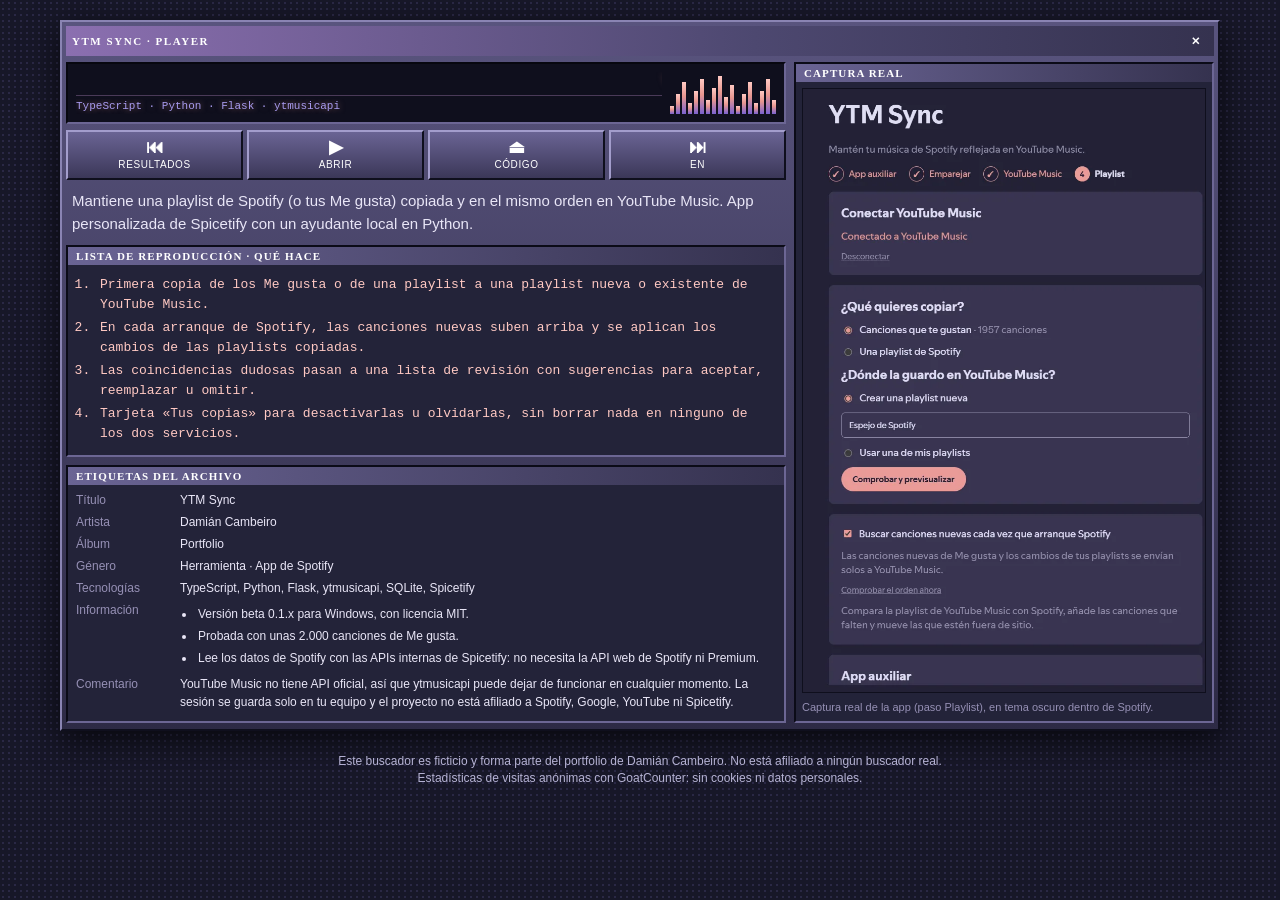
<file: p/ytm-sync/index.html>
<!doctype html><html lang="es"><head><meta charset="utf-8"><meta name="viewport" content="width=device-width,initial-scale=1"><meta name="referrer" content="strict-origin-when-cross-origin"><title>YTM Sync - Damián Cambeiro - Cambeiro</title><meta name="description" content="Mantiene una playlist de Spotify (o tus Me gusta) copiada y en el mismo orden en YouTube Music. App personalizada de Spicetify con un ayudante local en Python."><meta property="og:title" content="YTM Sync - Damián Cambeiro - Cambeiro"><meta property="og:description" content="Mantiene una playlist de Spotify (o tus Me gusta) copiada y en el mismo orden en YouTube Music. App personalizada de Spicetify con un ayudante local en Python."><meta property="og:type" content="website"><meta property="og:url" content="https://udamian.github.io/p/ytm-sync/"><meta property="og:site_name" content="Cambeiro"><meta property="og:locale" content="es_ES"><meta property="og:image" content="https://udamian.github.io/assets/og.png"><meta property="og:image:width" content="1200"><meta property="og:image:height" content="630"><meta property="og:image:alt" content="Cambeiro, el buscador del portfolio de Damián Cambeiro"><meta name="twitter:card" content="summary_large_image"><link rel="icon" href="data:image/svg+xml,%3Csvg xmlns='http://www.w3.org/2000/svg' viewBox='0 0 32 32'%3E%3Cdefs%3E%3ClinearGradient id='g' x1='0' y1='0' x2='0' y2='1'%3E%3Cstop offset='0' stop-color='%23fff'/%3E%3Cstop offset='1' stop-color='%23dfe6f5'/%3E%3C/linearGradient%3E%3C/defs%3E%3Crect x='.8' y='1.2' width='30.4' height='30' rx='7' fill='%23000' fill-opacity='.22'/%3E%3Crect x='.5' y='.5' width='30.4' height='30' rx='7' fill='url(%23g)' stroke='%23aab4cc' stroke-width='.8'/%3E%3Cpath d=%22M23.49 22.83A8.6 8.6 0 1 1 23.49 11.77%22 fill=%22none%22 stroke=%22%23000%22 stroke-width=%226.4%22 stroke-opacity=%220.28%22/%3E%3Cpath d=%22M22.59 21.53A8.6 8.6 0 0 1 13.06 24.08%22 fill=%22none%22 stroke=%22%2334a853%22 stroke-width=%226.4%22/%3E%3Cpath d=%22M13.06 24.08A8.6 8.6 0 0 1 7.40 16.00%22 fill=%22none%22 stroke=%22%23fbbc05%22 stroke-width=%226.4%22/%3E%3Cpath d=%22M7.40 16.00A8.6 8.6 0 0 1 14.51 7.53%22 fill=%22none%22 stroke=%22%23ea4335%22 stroke-width=%226.4%22/%3E%3Cpath d=%22M14.51 7.53A8.6 8.6 0 0 1 22.59 10.47%22 fill=%22none%22 stroke=%22%234285f4%22 stroke-width=%226.4%22/%3E%3C/svg%3E"><link rel="apple-touch-icon" href="../../assets/icon-180.png"><link rel="alternate" hreflang="es" href="https://udamian.github.io/p/ytm-sync/"><link rel="alternate" hreflang="en" href="https://udamian.github.io/en/p/ytm-sync/"><link rel="alternate" hreflang="x-default" href="https://udamian.github.io/p/ytm-sync/"><link rel="canonical" href="https://udamian.github.io/p/ytm-sync/"><link rel="stylesheet" href="../../skins/player.css"><script data-goatcounter="https://udamian.goatcounter.com/count" async src="https://gc.zgo.at/count.js"></script><script src="../../assets/eventos.js" defer></script></head><body class="skin-player"><main class="pl"><h1 class="vh">YTM Sync · Herramienta · App de Spotify</h1>
<div class="pt"><span>YTM SYNC · PLAYER</span><a href="../../" aria-label="Cerrar y volver a los resultados" title="Cerrar y volver a los resultados">✕</a></div>
<div class="lf">
<div class="dp"><div class="lcd"><div class="mq"><span>YTM Sync · Herramienta · App de Spotify</span></div>
<div class="kb">TypeScript · Python · Flask · ytmusicapi</div></div><div class="eq" aria-hidden="true"><i style="--d:0"></i><i style="--d:4"></i><i style="--d:8"></i><i style="--d:1"></i><i style="--d:5"></i><i style="--d:9"></i><i style="--d:2"></i><i style="--d:6"></i><i style="--d:10"></i><i style="--d:3"></i><i style="--d:7"></i><i style="--d:0"></i><i style="--d:4"></i><i style="--d:8"></i><i style="--d:1"></i><i style="--d:5"></i><i style="--d:9"></i><i style="--d:2"></i></div></div>
<div class="ct">
<a class="pb" href="../../"><b>⏮</b><span>Resultados</span></a>
<a class="pb" href="https://github.com/Udamian/spicetify-ytm-sync" rel="noopener"><b>▶</b><span>Abrir</span></a>
<a class="pb" href="https://github.com/Udamian/spicetify-ytm-sync" rel="noopener"><b>⏏</b><span>Código</span></a>
<a class="pb" href="../../en/p/ytm-sync/" hreflang="en" lang="en"><b>⏭</b><span>EN</span></a></div>
<p class="sm">Mantiene una playlist de Spotify (o tus Me gusta) copiada y en el mismo orden en YouTube Music. App personalizada de Spicetify con un ayudante local en Python.</p>
<section class="box"><h2>Lista de reproducción · Qué hace</h2><ol><li>Primera copia de los Me gusta o de una playlist a una playlist nueva o existente de YouTube Music.</li><li>En cada arranque de Spotify, las canciones nuevas suben arriba y se aplican los cambios de las playlists copiadas.</li><li>Las coincidencias dudosas pasan a una lista de revisión con sugerencias para aceptar, reemplazar u omitir.</li><li>Tarjeta «Tus copias» para desactivarlas u olvidarlas, sin borrar nada en ninguno de los dos servicios.</li></ol></section>
<section class="box"><h2>Etiquetas del archivo</h2><dl>
<dt>Título</dt><dd>YTM Sync</dd>
<dt>Artista</dt><dd>Damián Cambeiro</dd>
<dt>Álbum</dt><dd>Portfolio</dd>
<dt>Género</dt><dd>Herramienta · App de Spotify</dd>
<dt>Tecnologías</dt><dd>TypeScript, Python, Flask, ytmusicapi, SQLite, Spicetify</dd>
<dt>Información</dt><dd><ul><li>Versión beta 0.1.x para Windows, con licencia MIT.</li><li>Probada con unas 2.000 canciones de Me gusta.</li><li>Lee los datos de Spotify con las APIs internas de Spicetify: no necesita la API web de Spotify ni Premium.</li></ul></dd>
<dt>Comentario</dt><dd>YouTube Music no tiene API oficial, así que ytmusicapi puede dejar de funcionar en cualquier momento. La sesión se guarda solo en tu equipo y el proyecto no está afiliado a Spotify, Google, YouTube ni Spicetify.</dd></dl></section>
</div>
<section class="box rt"><h2>Captura real</h2><figure class="shot"><a href="../../assets/capturas/ytm-sync.webp" title="Abrir en tamaño completo"><img src="../../assets/capturas/ytm-sync.webp" alt="Captura de YTM Sync en Spotify: asistente de cuatro pasos completado y formulario para elegir qué copiar y dónde guardarlo en YouTube Music." width="804" height="1193" loading="lazy"></a><figcaption>Captura real de la app (paso Playlist), en tema oscuro dentro de Spotify.</figcaption></figure></section>
</main><section class="legal" aria-label="Aviso legal" style="margin:12px 0 0;padding:10px 12px;background:#fff;color:#595959;font:12px/1.45 Arial,Helvetica,sans-serif;text-align:center;flex:1 0 100%"><span lang="es">Este buscador es ficticio y forma parte del portfolio de Damián Cambeiro. No está afiliado a ningún buscador real.</span><br><span lang="es">Estadísticas de visitas anónimas con GoatCounter: sin cookies ni datos personales.</span></section></body></html>
</file>
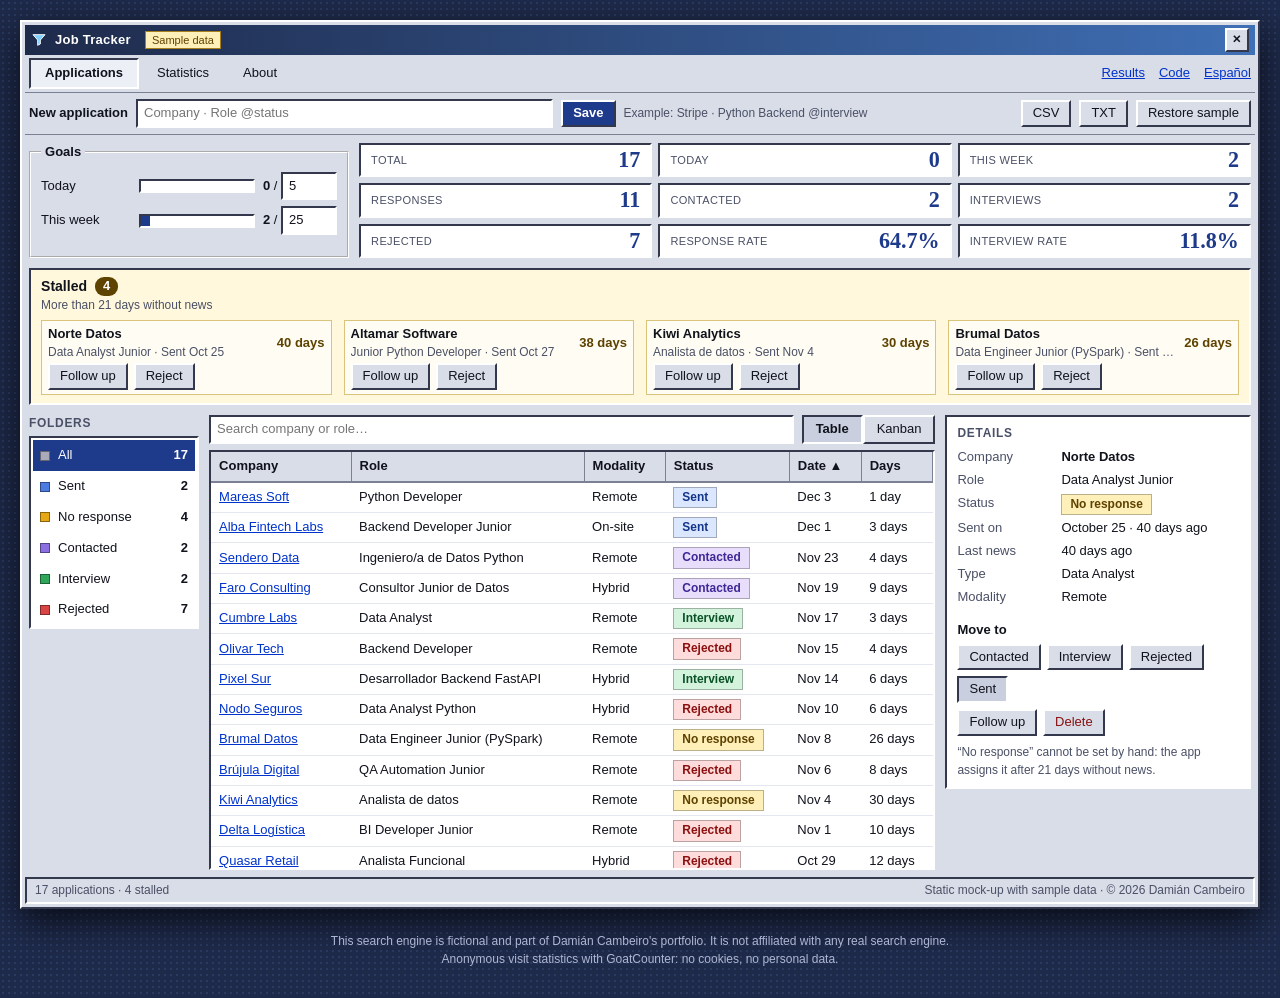
<file: en/p/job-tracker/index.html>
<!doctype html><html lang="en"><head><meta charset="utf-8"><meta name="viewport" content="width=device-width,initial-scale=1"><meta name="referrer" content="strict-origin-when-cross-origin"><title>Job Tracker - Damián Cambeiro - Cambeiro</title><meta name="description" content="Personal job-application tracker with statistics: response rates and a hiring funnel."><meta property="og:title" content="Job Tracker - Damián Cambeiro - Cambeiro"><meta property="og:description" content="Personal job-application tracker with statistics: response rates and a hiring funnel."><meta property="og:type" content="website"><meta property="og:url" content="https://udamian.github.io/en/p/job-tracker/"><meta property="og:site_name" content="Cambeiro"><meta property="og:locale" content="en_GB"><meta property="og:image" content="https://udamian.github.io/assets/og.png"><meta property="og:image:width" content="1200"><meta property="og:image:height" content="630"><meta property="og:image:alt" content="Cambeiro, the search engine of Damián Cambeiro&#x27;s portfolio"><meta name="twitter:card" content="summary_large_image"><link rel="icon" href="data:image/svg+xml,%3Csvg xmlns='http://www.w3.org/2000/svg' viewBox='0 0 32 32'%3E%3Cdefs%3E%3ClinearGradient id='g' x1='0' y1='0' x2='0' y2='1'%3E%3Cstop offset='0' stop-color='%23fff'/%3E%3Cstop offset='1' stop-color='%23dfe6f5'/%3E%3C/linearGradient%3E%3C/defs%3E%3Crect x='.8' y='1.2' width='30.4' height='30' rx='7' fill='%23000' fill-opacity='.22'/%3E%3Crect x='.5' y='.5' width='30.4' height='30' rx='7' fill='url(%23g)' stroke='%23aab4cc' stroke-width='.8'/%3E%3Cpath d=%22M23.49 22.83A8.6 8.6 0 1 1 23.49 11.77%22 fill=%22none%22 stroke=%22%23000%22 stroke-width=%226.4%22 stroke-opacity=%220.28%22/%3E%3Cpath d=%22M22.59 21.53A8.6 8.6 0 0 1 13.06 24.08%22 fill=%22none%22 stroke=%22%2334a853%22 stroke-width=%226.4%22/%3E%3Cpath d=%22M13.06 24.08A8.6 8.6 0 0 1 7.40 16.00%22 fill=%22none%22 stroke=%22%23fbbc05%22 stroke-width=%226.4%22/%3E%3Cpath d=%22M7.40 16.00A8.6 8.6 0 0 1 14.51 7.53%22 fill=%22none%22 stroke=%22%23ea4335%22 stroke-width=%226.4%22/%3E%3Cpath d=%22M14.51 7.53A8.6 8.6 0 0 1 22.59 10.47%22 fill=%22none%22 stroke=%22%234285f4%22 stroke-width=%226.4%22/%3E%3C/svg%3E"><link rel="apple-touch-icon" href="../../../assets/icon-180.png"><link rel="alternate" hreflang="es" href="https://udamian.github.io/p/job-tracker/"><link rel="alternate" hreflang="en" href="https://udamian.github.io/en/p/job-tracker/"><link rel="alternate" hreflang="x-default" href="https://udamian.github.io/p/job-tracker/"><link rel="canonical" href="https://udamian.github.io/en/p/job-tracker/"><link rel="stylesheet" href="../../../skins/tracker.css"><script data-goatcounter="https://udamian.goatcounter.com/count" async src="https://gc.zgo.at/count.js"></script><script src="../../../assets/eventos.js" defer></script></head><body class="skin-tracker"><a class="skip" href="#main">Skip to content</a>
<div class="win">
<header><div class="tt"><svg class="ic" viewBox="0 0 24 24" width="16" height="16" aria-hidden="true"><path d="M3 4h18l-7 8v6l-4 2v-8z" fill="#7fd0ff" stroke="#fff" stroke-width="1.4" stroke-linejoin="round"/></svg><span class="tn">Job Tracker</span><span class="smp">Sample data</span><a class="x" href="../../" aria-label="Close and go back to the results" title="Close and go back to the results">✕</a></div>
<div class="mb"><div role="tablist" aria-label="Sections"><button type="button" role="tab" id="t-list" aria-controls="pn-list" aria-selected="true" data-tab="list">Applications</button><button type="button" role="tab" id="t-stats" aria-controls="pn-stats" aria-selected="false" data-tab="stats" tabindex=-1>Statistics</button><button type="button" role="tab" id="t-about" aria-controls="pn-about" aria-selected="false" data-tab="about" tabindex=-1>About</button></div>
<nav class="lk" aria-label="Links"><a href="../../">Results</a><a href="https://github.com/Udamian/job-tracker" rel="noopener">Code</a><a href="../../../p/job-tracker/" hreflang="es" lang="es">Español</a></nav></div>
<form id="qa" class="tb" autocomplete="off"><label for="qi">New application</label>
<input id="qi" type="text" placeholder="Company · Role @status" spellcheck="false" aria-describedby="qh"><button type="submit" class="bt p">Save</button>
<span id="qh" class="hint">Example: Stripe · Python Backend @interview</span><span class="sp"></span>
<button type="button" id="xc" class="bt">CSV</button><button type="button" id="xt" class="bt">TXT</button><button type="button" id="rs" class="bt">Restore sample</button></form>
</header>
<main id="main" tabindex="-1"><h1 class="vh">Job Tracker · API + Dashboard</h1>
<section id="pn-list" role="tabpanel" aria-labelledby="t-list">
<div class="sum"><fieldset class="gl"><legend>Goals</legend>
<div class="g"><label for="g1">Today</label><progress id="p1" max="5" value="0"></progress><span class="gn"><b id="n1">0</b> / <input id="g1" type="number" min="1" max="99" value="5" aria-label="Today · goal"></span></div>
<div class="g"><label for="g2">This week</label><progress id="p2" max="25" value="0"></progress><span class="gn"><b id="n2">0</b> / <input id="g2" type="number" min="1" max="999" value="25" aria-label="This week · goal"></span></div></fieldset>
<div class="kpis"><div class="kp"><span class="kl">Total</span><b class="kv" id="k0">–</b></div><div class="kp"><span class="kl">Today</span><b class="kv" id="k1">–</b></div><div class="kp"><span class="kl">This week</span><b class="kv" id="k2">–</b></div><div class="kp"><span class="kl">Responses</span><b class="kv" id="k3">–</b></div><div class="kp"><span class="kl">Contacted</span><b class="kv" id="k4">–</b></div><div class="kp"><span class="kl">Interviews</span><b class="kv" id="k5">–</b></div><div class="kp"><span class="kl">Rejected</span><b class="kv" id="k6">–</b></div><div class="kp"><span class="kl">Response rate</span><b class="kv" id="k7">–</b></div><div class="kp"><span class="kl">Interview rate</span><b class="kv" id="k8">–</b></div></div></div>
<section id="stale" class="stale" aria-labelledby="sth"><h2 id="sth"><span>Stalled</span> <b id="sn">0</b></h2><p id="sp" class="sm"></p><ul id="sl" class="sl"></ul></section>
<div class="wk"><nav class="fo" aria-label="Folders"><h2>Folders</h2><ul id="fo"></ul></nav>
<section class="ls" aria-label="Applications"><div class="lt"><label class="sr2"><span class="vh">Search</span><input id="fq" type="search" placeholder="Search company or role…"></label>
<div class="vw" role="group" aria-label="View"><button type="button" id="vt" aria-pressed="true">Table</button><button type="button" id="vk" aria-pressed="false">Kanban</button></div></div>
<div id="lv"></div></section>
<aside id="dt" class="dt" aria-label="Details"></aside></div>
<noscript><p>Without JavaScript only the sample list is shown:</p><table><tbody><tr><td>Norte Datos</td><td>Data Analyst Junior</td><td>Sent</td></tr><tr><td>Altamar Software</td><td>Junior Python Developer</td><td>Sent</td></tr><tr><td>Kiwi Analytics</td><td>Analista de datos</td><td>Sent</td></tr><tr><td>Brumal Datos</td><td>Data Engineer Junior (PySpark)</td><td>Sent</td></tr><tr><td>Alba Fintech Labs</td><td>Backend Developer Junior</td><td>Sent</td></tr><tr><td>Mareas Soft</td><td>Python Developer</td><td>Sent</td></tr><tr><td>Faro Consulting</td><td>Consultor Junior de Datos</td><td>Contacted</td></tr><tr><td>Sendero Data</td><td>Ingeniero/a de Datos Python</td><td>Contacted</td></tr><tr><td>Cumbre Labs</td><td>Data Analyst</td><td>Interview</td></tr><tr><td>Pixel Sur</td><td>Desarrollador Backend FastAPI</td><td>Interview</td></tr><tr><td>Ágora Cloud</td><td>Programador Junior</td><td>Rejected</td></tr><tr><td>Tramontana IT</td><td>Desarrollador Java Junior</td><td>Rejected</td></tr><tr><td>Quasar Retail</td><td>Analista Funcional</td><td>Rejected</td></tr><tr><td>Delta Logística</td><td>BI Developer Junior</td><td>Rejected</td></tr><tr><td>Brújula Digital</td><td>QA Automation Junior</td><td>Rejected</td></tr><tr><td>Nodo Seguros</td><td>Data Analyst Python</td><td>Rejected</td></tr><tr><td>Olivar Tech</td><td>Backend Developer</td><td>Rejected</td></tr></tbody></table></noscript>
</section>
<section id="pn-stats" role="tabpanel" aria-labelledby="t-stats" hidden><div class="ch">
<section class="gb" aria-labelledby="c1h"><h2 id="c1h">Application pace</h2><p class="sm">Applications per week</p><div id="c1"></div></section>
<section class="gb" aria-labelledby="c2h"><h2 id="c2h">Hiring funnel</h2><p class="sm">Furthest stage reached</p><div id="c2"></div></section>
<section class="gb" aria-labelledby="c3h"><h2 id="c3h">Effectiveness by role type</h2><p class="sm">Share of applications that got a response</p><div id="c3"></div></section></div></section>
<section id="pn-about" role="tabpanel" aria-labelledby="t-about" hidden><div class="ab"><h2>About Job Tracker</h2><p class="lead">Personal job-application tracker with statistics: response rates and a hiring funnel.</p>
<h3>What it does</h3><ul><li>Create, view, edit and delete applications, with filters by company, type, modality, status and CV version.</li><li>KPIs, a cumulative funnel, applications per week and response rate by type or CV version.</li><li>Dashboard in plain HTML and JavaScript with Chart.js, no framework or build step.</li><li>The “No response” status cannot be set by hand: the system assigns it after 21 days without news.</li></ul><h3>Key facts</h3><ul><li>REST API with FastAPI and automatic docs at /docs.</li><li>Runs with Docker Compose or, without Docker, on a local SQLite file.</li><li>Tests with pytest on an in-memory SQLite database.</li></ul>
<h3>Technologies</h3><ul class="chips"><li>Python</li><li>FastAPI</li><li>PostgreSQL</li><li>SQLAlchemy</li><li>Pydantic</li><li>Pandas</li><li>Docker</li><li>pytest</li></ul><h3>Limits (stated plainly)</h3><p>It has no authentication yet, and the “No response” check runs at query time, not in the background. Planned next step: split companies, interviews, technical tests and CV versions.</p>
<h3>What this mock-up is</h3><p>A desktop program from another era that reproduces the app: add applications in one line, statuses, stalled ones, KPIs and charts, with the app&#x27;s own logic (response rates, funnel, “No response” after 21 days).</p><p>The data is sample data with made-up companies: the real app stores personal applications and they are not published. Changes you make here only live in this tab.</p><p>Not included: the FastAPI API, the PostgreSQL database, the filters by modality and CV version, or full editing of every field. That is only in the repository.</p>
<h3>Links</h3><p>There is no online demo of the original app: it needs its API and a database.</p><p><a class="bt p" href="https://github.com/Udamian/job-tracker" rel="noopener">View code on GitHub</a></p></div></section>
</main>
<footer class="sb"><span id="st" role="status"></span><span class="sp"></span><span>Static mock-up with sample data · © 2026 Damián Cambeiro</span></footer>
</div>
<script>window.TJ={"t": {"st": {"enviada": "Sent", "sinresp": "No response", "contactado": "Contacted", "entrevista": "Interview", "rechazada": "Rejected"}, "all": "All", "folders": "Folders", "ty": {"backend": "Backend", "analyst": "Data Analyst", "engineer": "Data Engineer", "other": "Other"}, "mo": {"r": "Remote", "h": "Hybrid", "p": "On-site", "-": "—"}, "cols": ["Company", "Role", "Type", "Modality", "Status", "Date", "Days"], "d1": "day", "dn": "days", "stale_h": "Stalled", "stale_p": "More than {n} days without news", "stale_none": "Nothing stalled: every application has recent news.", "follow": "Follow up", "reject": "Reject", "view": "View", "goal_h": "Goals", "today": "Today", "week": "This week", "goal_of": "goal", "k": ["Total", "Today", "This week", "Responses", "Contacted", "Interviews", "Rejected", "Response rate", "Interview rate"], "search": "Search company or role…", "search_l": "Search", "view_l": "View", "tbl": "Table", "kan": "Kanban", "empty": "No applications match that filter.", "pick": "Select an application to see its details.", "dt_h": "Details", "applied": "Sent on", "news": "Last news", "ago": "{n} days ago", "today_l": "today", "type_l": "Type", "mode_l": "Modality", "move": "Move to", "del": "Delete", "sin_note": "“No response” cannot be set by hand: the app assigns it after 21 days without news.", "added": "Added: {co}", "deleted": "Deleted: {co}", "moved": "{co} → {st}", "followed": "Follow-up done: {co}", "restored": "Sample data restored", "exported": "File generated", "status": "{n} applications · {s} stalled", "folder_n": "{n} in {f}", "c1": "Application pace", "c1s": "Applications per week", "c2": "Hiring funnel", "c2s": "Furthest stage reached", "c3": "Effectiveness by role type", "c3s": "Share of applications that got a response", "f": ["Sent", "Contacted", "Interviews", "Rejected"], "resp": "{a} of {b}", "nodata": "No data yet", "wk": "Week of {d}", "ex": "applications", "head": ["company", "role", "type", "modality", "status", "date"]}, "lang": "en", "items": [{"id": 1, "co": "Norte Datos", "role": "Data Analyst Junior", "type": "analyst", "mode": "r", "st": "enviada", "ago": 40, "news": 40}, {"id": 2, "co": "Altamar Software", "role": "Junior Python Developer", "type": "backend", "mode": "h", "st": "enviada", "ago": 38, "news": 38}, {"id": 3, "co": "Kiwi Analytics", "role": "Analista de datos", "type": "analyst", "mode": "r", "st": "enviada", "ago": 30, "news": 30}, {"id": 4, "co": "Brumal Datos", "role": "Data Engineer Junior (PySpark)", "type": "engineer", "mode": "r", "st": "enviada", "ago": 26, "news": 26}, {"id": 5, "co": "Alba Fintech Labs", "role": "Backend Developer Junior", "type": "backend", "mode": "p", "st": "enviada", "ago": 3, "news": 3}, {"id": 6, "co": "Mareas Soft", "role": "Python Developer", "type": "backend", "mode": "r", "st": "enviada", "ago": 1, "news": 1}, {"id": 7, "co": "Faro Consulting", "role": "Consultor Junior de Datos", "type": "analyst", "mode": "h", "st": "contactado", "ago": 15, "news": 9}, {"id": 8, "co": "Sendero Data", "role": "Ingeniero/a de Datos Python", "type": "engineer", "mode": "r", "st": "contactado", "ago": 11, "news": 4}, {"id": 9, "co": "Cumbre Labs", "role": "Data Analyst", "type": "analyst", "mode": "r", "st": "entrevista", "ago": 17, "news": 3}, {"id": 10, "co": "Pixel Sur", "role": "Desarrollador Backend FastAPI", "type": "backend", "mode": "h", "st": "entrevista", "ago": 20, "news": 6}, {"id": 11, "co": "Ágora Cloud", "role": "Programador Junior", "type": "other", "mode": "r", "st": "rechazada", "ago": 45, "news": 20}, {"id": 12, "co": "Tramontana IT", "role": "Desarrollador Java Junior", "type": "other", "mode": "p", "st": "rechazada", "ago": 41, "news": 22}, {"id": 13, "co": "Quasar Retail", "role": "Analista Funcional", "type": "other", "mode": "h", "st": "rechazada", "ago": 36, "news": 12}, {"id": 14, "co": "Delta Logística", "role": "BI Developer Junior", "type": "analyst", "mode": "r", "st": "rechazada", "ago": 33, "news": 10}, {"id": 15, "co": "Brújula Digital", "role": "QA Automation Junior", "type": "other", "mode": "r", "st": "rechazada", "ago": 28, "news": 8}, {"id": 16, "co": "Nodo Seguros", "role": "Data Analyst Python", "type": "analyst", "mode": "h", "st": "rechazada", "ago": 24, "news": 6}, {"id": 17, "co": "Olivar Tech", "role": "Backend Developer", "type": "backend", "mode": "r", "st": "rechazada", "ago": 19, "news": 4}]};</script><script src="../../../assets/tracker.js"></script>
<section class="legal" aria-label="Legal notice" style="margin:12px 0 0;padding:10px 12px;background:#fff;color:#595959;font:12px/1.45 Arial,Helvetica,sans-serif;text-align:center;flex:1 0 100%"><span lang="en">This search engine is fictional and part of Damián Cambeiro&#x27;s portfolio. It is not affiliated with any real search engine.</span><br><span lang="en">Anonymous visit statistics with GoatCounter: no cookies, no personal data.</span></section></body></html>
</file>
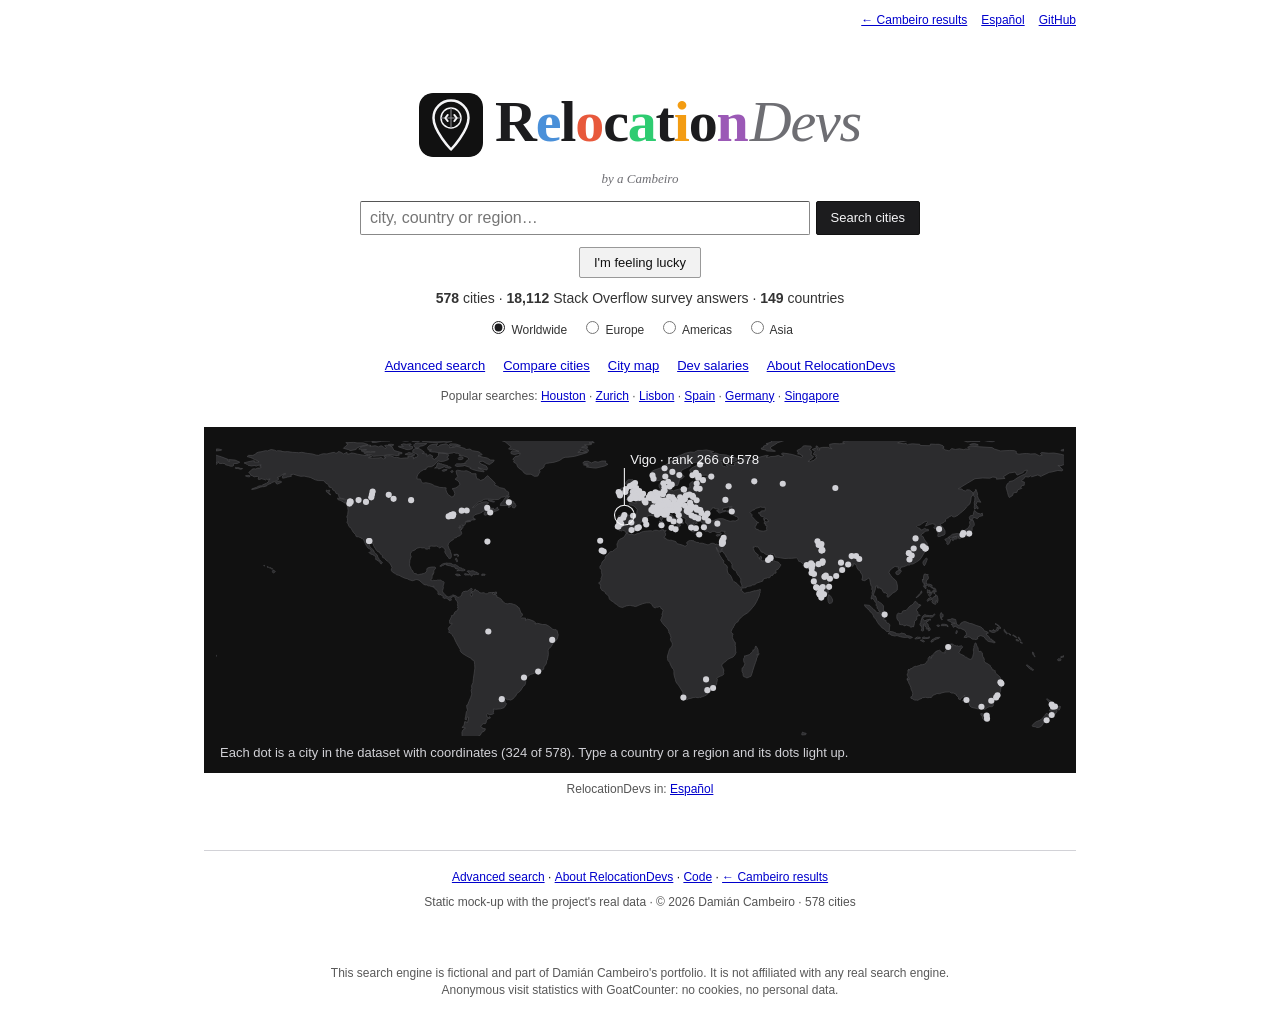
<file: en/p/relocationdevs/index.html>
<!doctype html><html lang="en"><head><meta charset="utf-8"><meta name="viewport" content="width=device-width,initial-scale=1"><meta name="referrer" content="strict-origin-when-cross-origin"><title>RelocationDevs - Damián Cambeiro - Cambeiro</title><meta name="description" content="Decision-support platform for tech professionals choosing a city abroad: it combines expected salary, cost of living, taxes and the job market."><meta property="og:title" content="RelocationDevs - Damián Cambeiro - Cambeiro"><meta property="og:description" content="Decision-support platform for tech professionals choosing a city abroad: it combines expected salary, cost of living, taxes and the job market."><meta property="og:type" content="website"><meta property="og:url" content="https://udamian.github.io/en/p/relocationdevs/"><meta property="og:site_name" content="Cambeiro"><meta property="og:locale" content="en_GB"><meta property="og:image" content="https://udamian.github.io/assets/og.png"><meta property="og:image:width" content="1200"><meta property="og:image:height" content="630"><meta property="og:image:alt" content="Cambeiro, the search engine of Damián Cambeiro&#x27;s portfolio"><meta name="twitter:card" content="summary_large_image"><link rel="icon" href="data:image/svg+xml,%3Csvg xmlns='http://www.w3.org/2000/svg' viewBox='0 0 32 32'%3E%3Cdefs%3E%3ClinearGradient id='g' x1='0' y1='0' x2='0' y2='1'%3E%3Cstop offset='0' stop-color='%23fff'/%3E%3Cstop offset='1' stop-color='%23dfe6f5'/%3E%3C/linearGradient%3E%3C/defs%3E%3Crect x='.8' y='1.2' width='30.4' height='30' rx='7' fill='%23000' fill-opacity='.22'/%3E%3Crect x='.5' y='.5' width='30.4' height='30' rx='7' fill='url(%23g)' stroke='%23aab4cc' stroke-width='.8'/%3E%3Cpath d=%22M23.49 22.83A8.6 8.6 0 1 1 23.49 11.77%22 fill=%22none%22 stroke=%22%23000%22 stroke-width=%226.4%22 stroke-opacity=%220.28%22/%3E%3Cpath d=%22M22.59 21.53A8.6 8.6 0 0 1 13.06 24.08%22 fill=%22none%22 stroke=%22%2334a853%22 stroke-width=%226.4%22/%3E%3Cpath d=%22M13.06 24.08A8.6 8.6 0 0 1 7.40 16.00%22 fill=%22none%22 stroke=%22%23fbbc05%22 stroke-width=%226.4%22/%3E%3Cpath d=%22M7.40 16.00A8.6 8.6 0 0 1 14.51 7.53%22 fill=%22none%22 stroke=%22%23ea4335%22 stroke-width=%226.4%22/%3E%3Cpath d=%22M14.51 7.53A8.6 8.6 0 0 1 22.59 10.47%22 fill=%22none%22 stroke=%22%234285f4%22 stroke-width=%226.4%22/%3E%3C/svg%3E"><link rel="apple-touch-icon" href="../../../assets/icon-180.png"><link rel="alternate" hreflang="es" href="https://udamian.github.io/p/relocationdevs/"><link rel="alternate" hreflang="en" href="https://udamian.github.io/en/p/relocationdevs/"><link rel="alternate" hreflang="x-default" href="https://udamian.github.io/p/relocationdevs/"><link rel="canonical" href="https://udamian.github.io/en/p/relocationdevs/"><link rel="stylesheet" href="../../../skins/reloc.css"><script data-goatcounter="https://udamian.goatcounter.com/count" async src="https://gc.zgo.at/count.js"></script><script src="../../../assets/eventos.js" defer></script></head><body class="skin-reloc"><a class="skip" href="#main">Skip to content</a>
<div class="rl">
<nav class="ut" aria-label="Links"><a href="../../">← Cambeiro results</a><a href="../../../p/relocationdevs/" hreflang="es" lang="es">Español</a><a href="https://github.com/Udamian/RelocationDevs" rel="noopener">GitHub</a></nav>
<header id="hd" class="hd" hidden><a class="lg" href="#/" aria-label="RelocationDevs"><svg class="pin" viewBox="0 0 512 512" width="34" height="34" aria-hidden="true" fill="none"><rect width="512" height="512" rx="100" fill="#111"/><path d="M256 60C178.7 60 116 122.7 116 200C116 305 256 452 256 452C256 452 396 305 396 200C396 122.7 333.3 60 256 60Z" stroke="#F5F5F7" stroke-width="20" stroke-linejoin="round"/><circle cx="256" cy="200" r="80" stroke="#F5F5F7" stroke-width="12"/><path d="M256 120V280M176 200H336" stroke="#8E8E93" stroke-width="8"/><path d="M230 175L210 200L230 225M282 175L302 200L282 225" stroke="#F5F5F7" stroke-width="15" stroke-linecap="round" stroke-linejoin="round"/></svg><span class="wm"><span style="color:#1c1c1e">R</span><span style="color:#4a90d9">e</span><span style="color:#1c1c1e">l</span><span style="color:#e8593c">o</span><span style="color:#1c1c1e">c</span><span style="color:#2ecc71">a</span><span style="color:#1c1c1e">t</span><span style="color:#f39c12">i</span><span style="color:#1c1c1e">o</span><span style="color:#9b59b6">n</span><span class="dv">Devs</span></span></a><form id="hf" class="sf" role="search" autocomplete="off"><input id="hq" type="search" placeholder="city, country or region…" aria-label="city, country or region…" spellcheck="false"><select id="hr" aria-label="Region"><option value="-1">Worldwide</option><option value="0">Europe</option><option value="1">Americas</option><option value="2">Asia</option><option value="3">Oceania</option><option value="4">Middle East</option><option value="5">Africa</option><option value="6">Other</option></select><button type="submit" class="b">Search cities</button></form>
<nav class="mn" aria-label="Menu"><a href="#/adv">Advanced search</a><a href="#/cmp/">Compare cities</a><a href="#/map">City map</a><a href="#/sal">Dev salaries</a><a href="#/about">About RelocationDevs</a></nav></header>
<main id="main" tabindex="-1">
<h1 class="sr">RelocationDevs</h1>
<section id="v-home" class="view home"><div class="big"><div class="lgb"><svg class="pin" viewBox="0 0 512 512" width="64" height="64" aria-hidden="true" fill="none"><rect width="512" height="512" rx="100" fill="#111"/><path d="M256 60C178.7 60 116 122.7 116 200C116 305 256 452 256 452C256 452 396 305 396 200C396 122.7 333.3 60 256 60Z" stroke="#F5F5F7" stroke-width="20" stroke-linejoin="round"/><circle cx="256" cy="200" r="80" stroke="#F5F5F7" stroke-width="12"/><path d="M256 120V280M176 200H336" stroke="#8E8E93" stroke-width="8"/><path d="M230 175L210 200L230 225M282 175L302 200L282 225" stroke="#F5F5F7" stroke-width="15" stroke-linecap="round" stroke-linejoin="round"/></svg><span class="wm big"><span style="color:#1c1c1e">R</span><span style="color:#4a90d9">e</span><span style="color:#1c1c1e">l</span><span style="color:#e8593c">o</span><span style="color:#1c1c1e">c</span><span style="color:#2ecc71">a</span><span style="color:#1c1c1e">t</span><span style="color:#f39c12">i</span><span style="color:#1c1c1e">o</span><span style="color:#9b59b6">n</span><span class="dv">Devs</span></span></div>
<p class="by">by a Cambeiro</p></div>
<form id="pf" class="sf" role="search" autocomplete="off"><input id="pq" type="search" placeholder="city, country or region…" aria-label="city, country or region…" spellcheck="false"><button type="submit" class="b">Search cities</button></form>
<p class="act"><button type="button" id="lucky" class="b alt">I&#x27;m feeling lucky</button></p>
<p class="facts"><b>578</b> cities · <b>18,112</b> Stack Overflow survey answers · <b>149</b> countries</p>
<p class="rad" role="group" aria-label="Region"><label><input type="radio" name="hr" value="-1" checked> Worldwide</label><label><input type="radio" name="hr" value="0"> Europe</label><label><input type="radio" name="hr" value="1"> Americas</label><label><input type="radio" name="hr" value="2"> Asia</label></p>
<p class="lk"><a href="#/adv">Advanced search</a><a href="#/cmp/">Compare cities</a><a href="#/map">City map</a><a href="#/sal">Dev salaries</a><a href="#/about">About RelocationDevs</a></p>
<p class="pp">Popular searches: <a href="#/b?q=Houston">Houston</a> · <a href="#/b?q=Zurich">Zurich</a> · <a href="#/b?q=Lisbon">Lisbon</a> · <a href="#/b?q=Spain">Spain</a> · <a href="#/b?q=Germany">Germany</a> · <a href="#/b?q=Singapore">Singapore</a></p>
<section id="dots" class="dots" aria-labelledby="hmh" hidden><h2 id="hmh" class="sr">Dot map of the cities</h2>
<svg id="hm" viewBox="0 15 360 125" role="img" aria-label="Dot map of the 324 cities that have coordinates"></svg>
<p id="hmn" class="hmn" aria-live="polite">Each dot is a city in the dataset with coordinates (324 of 578). Type a country or a region and its dots light up.</p></section>
<p class="inl">RelocationDevs in: <a href="../../../p/relocationdevs/" hreflang="es" lang="es">Español</a></p>
<noscript><p>Without JavaScript only the base ranking is shown. These are the top 10 cities by score:</p><ol><li>Houston, TX, United States — 119.7</li><li>Dallas, TX, United States — 118.4</li><li>Ann Arbor, MI, United States — 112.0</li><li>Austin, TX, United States — 111.0</li><li>San Jose, CA, United States — 110.5</li><li>Fremont, CA, United States — 110.5</li><li>Jersey City, NJ, United States — 109.6</li><li>Santa Clara, CA, United States — 109.3</li><li>Columbus, OH, United States — 106.8</li><li>Seattle, WA, United States — 103.3</li></ol></noscript></section>

<section id="v-res" class="view" hidden><div class="bar"><b>Cities</b><span id="rc"></span></div>
<div id="rn" class="note" hidden></div><div id="rs"></div></section>

<section id="v-city" class="view" hidden><div id="cy"></div></section>

<section id="v-adv" class="view" hidden><div class="bar"><b>Advanced search</b></div>
<form id="af" class="af" autocomplete="off"><table><tbody>
<tr><th scope="row"><label for="aq">With the words</label></th><td><input id="aq" type="text" spellcheck="false"></td></tr>
<tr><th scope="row"><label for="ar">Region</label></th><td><select id="ar"><option value="-1">Worldwide</option><option value="0">Europe</option><option value="1">Americas</option><option value="2">Asia</option><option value="3">Oceania</option><option value="4">Middle East</option><option value="5">Africa</option><option value="6">Other</option></select></td></tr>
<tr><th scope="row"><label for="an">Minimum net salary (€/year)</label></th><td><input id="an" type="number" min="0" step="1000" inputmode="numeric"></td></tr>
<tr><th scope="row"><label for="am">Maximum rent (€/month)</label></th><td><input id="am" type="number" min="0" step="100" inputmode="numeric"></td></tr>
<tr><th scope="row"><label for="at">Maximum tax (%)</label></th><td><input id="at" type="number" min="0" max="100" step="1" inputmode="numeric"></td></tr>
<tr><th scope="row">How much each factor matters</th><td><label class="wr"><span>Purchasing power</span><input type="range" id="wp" min="0" max="10" step="0.5" value="3"><output for="wp">3</output></label><label class="wr"><span>Job market</span><input type="range" id="wj" min="0" max="10" step="0.5" value="2.5"><output for="wj">2.5</output></label><label class="wr"><span>Quality of life</span><input type="range" id="wq" min="0" max="10" step="0.5" value="2.5"><output for="wq">2.5</output></label><label class="wr"><span>Low taxes</span><input type="range" id="wt" min="0" max="10" step="0.5" value="2"><output for="wt">2</output></label><p class="sm">With the defaults (3 · 2.5 · 2.5 · 2) the score is identical to the app&#x27;s. Weights are normalised to sum to 1.</p></td></tr>
</tbody></table><p><button type="submit" class="b">Search with these criteria</button> <button type="button" id="areset" class="b alt">Project defaults</button></p></form></section>

<section id="v-cmp" class="view" hidden><div class="bar"><b>Compare cities</b></div><p class="sm">Pick 2 or 3 cities (start typing and choose from the list).</p>
<form id="cf" class="cf" autocomplete="off"><input list="dl" id="c0" placeholder="City 1" aria-label="City 1"><input list="dl" id="c1" placeholder="City 2" aria-label="City 2"><input list="dl" id="c2" placeholder="City 3" aria-label="City 3">
<datalist id="dl"></datalist></form><div id="cp"></div></section>

<section id="v-map" class="view" hidden><div class="bar"><b>City map</b></div>
<p class="sm">324 of 578 cities have coordinates in the project&#x27;s data; the rest are not on the map.</p>
<p class="rad" role="group" aria-label="Region" id="mrad"></p>
<div class="mapw"><svg id="mp" viewBox="0 15 360 125" role="img" aria-label="City map"></svg></div>
<div id="mi" class="mi" aria-live="polite">Click a dot to see the city.</div><div id="mt"></div></section>

<section id="v-sal" class="view" hidden><div class="bar"><b>Developer salaries</b></div>
<form class="cf" onsubmit="return false"><label>Country <select id="sc"></select></label>
<label>Role <select id="sr"></select></label></form><div id="so"></div></section>

<section id="v-about" class="view" hidden><div class="bar"><b>About RelocationDevs</b></div>
<div class="ab"><p class="lead">Decision-support platform for tech professionals choosing a city abroad: it combines expected salary, cost of living, taxes and the job market.</p><figure class="shot"><img src="../../../assets/capturas/relocationdevs.webp" alt="Real screenshot of the original app: welcome screen with the logo, the RelocationDevs title and the professional-profile form, in a dark theme." width="1200" height="597" loading="lazy"><figcaption>Real screenshot of the original Streamlit app (Midnight Silver theme).</figcaption></figure>
<h2>Key facts</h2><ul><li>Cost of living for 578 cities (Kaggle, Cost of Living Index 2022).</li><li>Salaries of 18,112 developers in 149 countries (Stack Overflow Developer Survey 2023).</li><li>Gross annual salary regression model: MAE of €29,022 and R² of 0.53.</li><li>Project sources: Stack Overflow Developer Survey 2023 (data under the ODbL 1.0 licence), Kaggle Cost of Living Index 2022, OECD Tax Database (marginal rates) and Kaggle World Cities Database (coordinates). The map on this page uses Natural Earth (public domain).</li></ul>
<h2>Modules of the original app</h2><ul><li>City explorer with a relocation score and a filterable table.</li><li>City comparison with bar charts and a normalised radar chart.</li><li>Interactive map with clustering and detail popups.</li><li>Three-step ideal-city finder with a priority radar.</li><li>Salary estimator based on a Gradient Boosting model.</li><li>PDF report with city photos and salary distributions.</li></ul>
<h2>Tech stack</h2><ul class="chips"><li>Python</li><li>pandas</li><li>NumPy</li><li>scikit-learn</li><li>Streamlit</li><li>Plotly</li><li>Folium</li></ul>
<h2>Limits (stated plainly)</h2><p>The model error is high because of the large geographic variation in the data (149 countries). The limitation is documented and shown to users inside the app.</p>
<h2>What this mock-up has and what it doesn&#x27;t</h2><p>Yes: ranking, search with your own weights, comparison, map and salaries, using the real data and formula.</p><p>The average salary in the cost-of-living dataset is per country (the same for every city in it), not per city. Not included: the salary prediction model (Gradient Boosting), the 3-step finder with radar, or the PDF report. Those only exist in the repository.</p>
<h2>Links</h2><p>The original app&#x27;s online demo is no longer available (some API keys expired). This static mock-up, with the real data and formula, replaces it.</p><p><a class="btn" href="https://github.com/Udamian/RelocationDevs" rel="noopener">View code on GitHub</a></p></div></section>
</main><footer class="ft"><p><a href="#/adv">Advanced search</a> · <a href="#/about">About RelocationDevs</a> · <a href="https://github.com/Udamian/RelocationDevs" rel="noopener">Code</a> · <a href="../../">← Cambeiro results</a></p><p class="sm">Static mock-up with the project&#x27;s real data · © 2026 Damián Cambeiro · 578 cities</p></footer>
<div id="live" class="sr" aria-live="polite"></div></div>
<script>window.RT={"res": "Results {a} - {b} of about {n}", "secs": "({t} seconds)", "cities": "Cities", "none": "No city found for “{q}”.", "none_tip": "Tips: try fewer words, a country name (English or Spanish: Spain, España…) or remove filters.", "avg": "Average salary", "net": "est. net", "rent": "rent", "mo": "/mo", "tax": "tax", "score": "Score", "custom": "Custom score", "cmp_add": "Compare", "on_map": "On the map", "similar": "Similar", "prev": "Previous", "next": "Next", "sort": "Sort by", "page": "Page", "sort_l": {"score": "score", "net": "net salary", "pp": "purchasing power", "rent": "rent (low)", "sal": "average salary"}, "crumb": "relocationdevs › cities", "w_on": "Own weights: purchasing power {p} · job market {j} · quality of life {q} · taxes {t}", "m": {"score": "Relocation score", "sal": "Average salary (€/year)", "net": "Estimated net salary (€/year)", "rent": "Rent (€/month)", "tax": "Tax (%)", "col": "Cost of living (index)", "pp": "Purchasing power (net ÷ cost of living)", "qol": "Quality of life", "job": "Job market", "sav": "Estimated annual savings (30% of net)", "ppi": "Purchasing power (index)"}, "rank": "Rank {r} of {n} by score", "how": "How the score is made", "total": "Total", "dots_h": "Dot map of the cities", "dots_aria": "Dot map of the {n} cities that have coordinates", "dots_p": "Each dot is a city in the dataset with coordinates ({n} of {t}). Type a country or a region and its dots light up.", "dots_hit": "{k} cities with coordinates lit.", "dots_none": "No city with coordinates matches the search.", "hm_rank": "{c} · rank {r} of {n}", "f_sum": "Sum:", "f_note": "The formula is the one in the original model; the weights can be changed in advanced search.", "f_aria": "Bar with each factor's share of the score", "lower": "(lower is better)", "best": "best", "sim_h": "Similar cities", "sal_link": "Developer salaries in {c}", "no_geo": "This city has no coordinates in the data.", "see_map": "See on the map", "add_cmp": "Add to compare", "cmp_need": "Add at least two cities to see the comparison.", "metric": "Metric", "map_n": "{g} of {n} cities have coordinates in the project's data; the rest are not on the map.", "map_top": "Top 10 on the map", "map_leg": "Score", "map_pick": "Click a dot to see the city.", "n_resp": "{n} responses", "median": "Median", "iqr": "Interquartile range (25%–75%)", "few": "Fewer than 10 responses for this role in {c}: showing all roles.", "sal_note": "These are survey medians (Stack Overflow 2023), not the app's ML model prediction (MAE €29,022, R² 0.53).", "top_c": "Countries with the highest median (at least 10 responses)", "see_cities": "See the {n} cities in {c}", "no_cities": "There are no cities for {c} in the cost-of-living dataset.", "survey": "survey", "country": "Country", "mid": "Median"};window.RM={lang:"en",about:"About RelocationDevs",reg:["Europe", "Americas", "Asia", "Oceania", "Middle East", "Africa", "Other"],all:"Worldwide",w:{p:"Purchasing power",j:"Job market",q:"Quality of life",t:"Low taxes"},role_all:"All roles"};</script>
<script src="../../../assets/reloc-data.js"></script><script src="../../../assets/reloc.js"></script>
<section class="legal" aria-label="Legal notice" style="margin:12px 0 0;padding:10px 12px;background:#fff;color:#595959;font:12px/1.45 Arial,Helvetica,sans-serif;text-align:center;flex:1 0 100%"><span lang="en">This search engine is fictional and part of Damián Cambeiro&#x27;s portfolio. It is not affiliated with any real search engine.</span><br><span lang="en">Anonymous visit statistics with GoatCounter: no cookies, no personal data.</span></section></body></html>
</file>
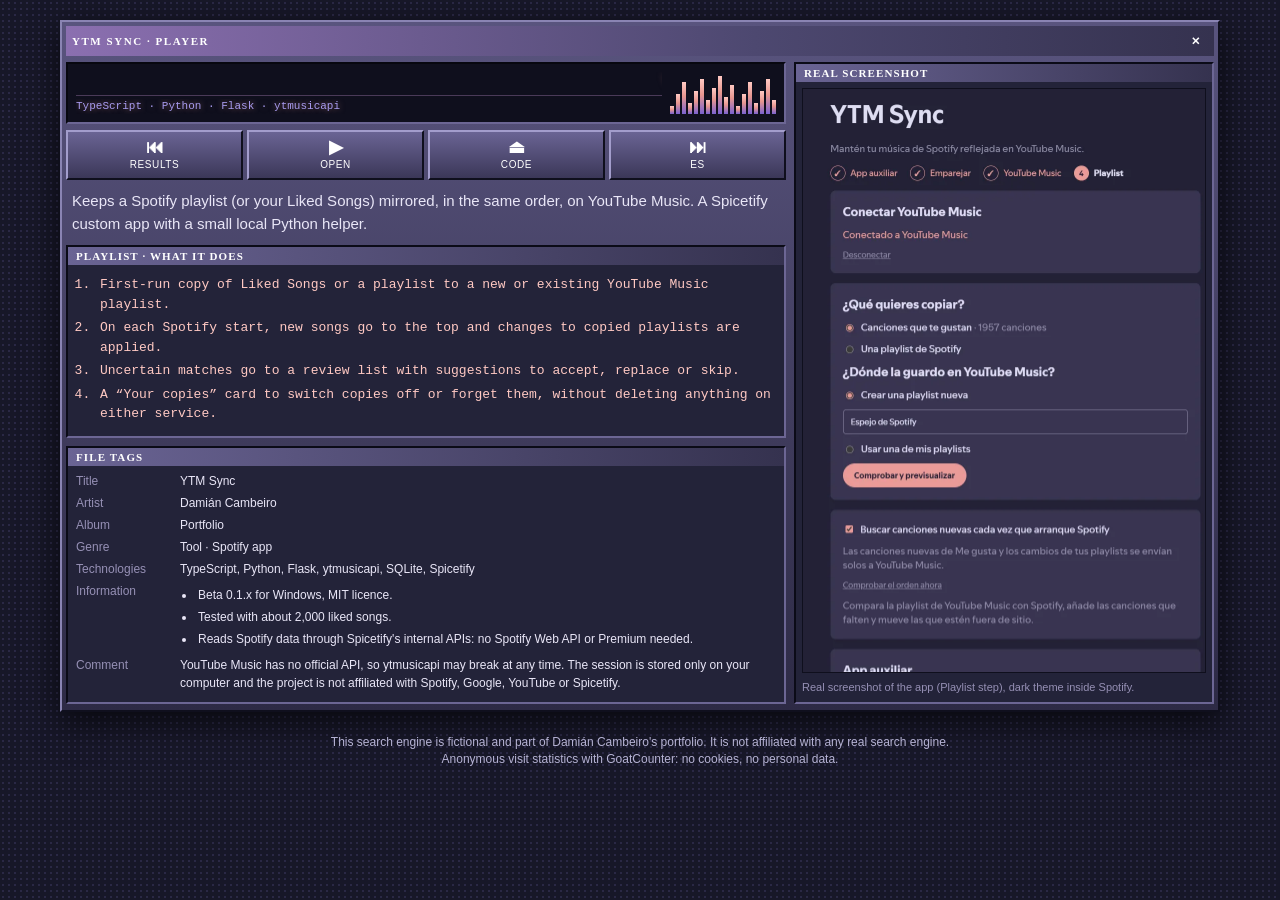
<file: en/p/ytm-sync/index.html>
<!doctype html><html lang="en"><head><meta charset="utf-8"><meta name="viewport" content="width=device-width,initial-scale=1"><meta name="referrer" content="strict-origin-when-cross-origin"><title>YTM Sync - Damián Cambeiro - Cambeiro</title><meta name="description" content="Keeps a Spotify playlist (or your Liked Songs) mirrored, in the same order, on YouTube Music. A Spicetify custom app with a small local Python helper."><meta property="og:title" content="YTM Sync - Damián Cambeiro - Cambeiro"><meta property="og:description" content="Keeps a Spotify playlist (or your Liked Songs) mirrored, in the same order, on YouTube Music. A Spicetify custom app with a small local Python helper."><meta property="og:type" content="website"><meta property="og:url" content="https://udamian.github.io/en/p/ytm-sync/"><meta property="og:site_name" content="Cambeiro"><meta property="og:locale" content="en_GB"><meta property="og:image" content="https://udamian.github.io/assets/og.png"><meta property="og:image:width" content="1200"><meta property="og:image:height" content="630"><meta property="og:image:alt" content="Cambeiro, the search engine of Damián Cambeiro&#x27;s portfolio"><meta name="twitter:card" content="summary_large_image"><link rel="icon" href="data:image/svg+xml,%3Csvg xmlns='http://www.w3.org/2000/svg' viewBox='0 0 32 32'%3E%3Cdefs%3E%3ClinearGradient id='g' x1='0' y1='0' x2='0' y2='1'%3E%3Cstop offset='0' stop-color='%23fff'/%3E%3Cstop offset='1' stop-color='%23dfe6f5'/%3E%3C/linearGradient%3E%3C/defs%3E%3Crect x='.8' y='1.2' width='30.4' height='30' rx='7' fill='%23000' fill-opacity='.22'/%3E%3Crect x='.5' y='.5' width='30.4' height='30' rx='7' fill='url(%23g)' stroke='%23aab4cc' stroke-width='.8'/%3E%3Cpath d=%22M23.49 22.83A8.6 8.6 0 1 1 23.49 11.77%22 fill=%22none%22 stroke=%22%23000%22 stroke-width=%226.4%22 stroke-opacity=%220.28%22/%3E%3Cpath d=%22M22.59 21.53A8.6 8.6 0 0 1 13.06 24.08%22 fill=%22none%22 stroke=%22%2334a853%22 stroke-width=%226.4%22/%3E%3Cpath d=%22M13.06 24.08A8.6 8.6 0 0 1 7.40 16.00%22 fill=%22none%22 stroke=%22%23fbbc05%22 stroke-width=%226.4%22/%3E%3Cpath d=%22M7.40 16.00A8.6 8.6 0 0 1 14.51 7.53%22 fill=%22none%22 stroke=%22%23ea4335%22 stroke-width=%226.4%22/%3E%3Cpath d=%22M14.51 7.53A8.6 8.6 0 0 1 22.59 10.47%22 fill=%22none%22 stroke=%22%234285f4%22 stroke-width=%226.4%22/%3E%3C/svg%3E"><link rel="apple-touch-icon" href="../../../assets/icon-180.png"><link rel="alternate" hreflang="es" href="https://udamian.github.io/p/ytm-sync/"><link rel="alternate" hreflang="en" href="https://udamian.github.io/en/p/ytm-sync/"><link rel="alternate" hreflang="x-default" href="https://udamian.github.io/p/ytm-sync/"><link rel="canonical" href="https://udamian.github.io/en/p/ytm-sync/"><link rel="stylesheet" href="../../../skins/player.css"><script data-goatcounter="https://udamian.goatcounter.com/count" async src="https://gc.zgo.at/count.js"></script><script src="../../../assets/eventos.js" defer></script></head><body class="skin-player"><main class="pl"><h1 class="vh">YTM Sync · Tool · Spotify app</h1>
<div class="pt"><span>YTM SYNC · PLAYER</span><a href="../../" aria-label="Close and go back to results" title="Close and go back to results">✕</a></div>
<div class="lf">
<div class="dp"><div class="lcd"><div class="mq"><span>YTM Sync · Tool · Spotify app</span></div>
<div class="kb">TypeScript · Python · Flask · ytmusicapi</div></div><div class="eq" aria-hidden="true"><i style="--d:0"></i><i style="--d:4"></i><i style="--d:8"></i><i style="--d:1"></i><i style="--d:5"></i><i style="--d:9"></i><i style="--d:2"></i><i style="--d:6"></i><i style="--d:10"></i><i style="--d:3"></i><i style="--d:7"></i><i style="--d:0"></i><i style="--d:4"></i><i style="--d:8"></i><i style="--d:1"></i><i style="--d:5"></i><i style="--d:9"></i><i style="--d:2"></i></div></div>
<div class="ct">
<a class="pb" href="../../"><b>⏮</b><span>Results</span></a>
<a class="pb" href="https://github.com/Udamian/spicetify-ytm-sync" rel="noopener"><b>▶</b><span>Open</span></a>
<a class="pb" href="https://github.com/Udamian/spicetify-ytm-sync" rel="noopener"><b>⏏</b><span>Code</span></a>
<a class="pb" href="../../../p/ytm-sync/" hreflang="es" lang="es"><b>⏭</b><span>ES</span></a></div>
<p class="sm">Keeps a Spotify playlist (or your Liked Songs) mirrored, in the same order, on YouTube Music. A Spicetify custom app with a small local Python helper.</p>
<section class="box"><h2>Playlist · What it does</h2><ol><li>First-run copy of Liked Songs or a playlist to a new or existing YouTube Music playlist.</li><li>On each Spotify start, new songs go to the top and changes to copied playlists are applied.</li><li>Uncertain matches go to a review list with suggestions to accept, replace or skip.</li><li>A “Your copies” card to switch copies off or forget them, without deleting anything on either service.</li></ol></section>
<section class="box"><h2>File tags</h2><dl>
<dt>Title</dt><dd>YTM Sync</dd>
<dt>Artist</dt><dd>Damián Cambeiro</dd>
<dt>Album</dt><dd>Portfolio</dd>
<dt>Genre</dt><dd>Tool · Spotify app</dd>
<dt>Technologies</dt><dd>TypeScript, Python, Flask, ytmusicapi, SQLite, Spicetify</dd>
<dt>Information</dt><dd><ul><li>Beta 0.1.x for Windows, MIT licence.</li><li>Tested with about 2,000 liked songs.</li><li>Reads Spotify data through Spicetify&#x27;s internal APIs: no Spotify Web API or Premium needed.</li></ul></dd>
<dt>Comment</dt><dd>YouTube Music has no official API, so ytmusicapi may break at any time. The session is stored only on your computer and the project is not affiliated with Spotify, Google, YouTube or Spicetify.</dd></dl></section>
</div>
<section class="box rt"><h2>Real screenshot</h2><figure class="shot"><a href="../../../assets/capturas/ytm-sync.webp" title="Open full size"><img src="../../../assets/capturas/ytm-sync.webp" alt="YTM Sync inside Spotify: four-step setup completed and a form to choose what to copy and where to save it on YouTube Music." width="804" height="1193" loading="lazy"></a><figcaption>Real screenshot of the app (Playlist step), dark theme inside Spotify.</figcaption></figure></section>
</main><section class="legal" aria-label="Legal notice" style="margin:12px 0 0;padding:10px 12px;background:#fff;color:#595959;font:12px/1.45 Arial,Helvetica,sans-serif;text-align:center;flex:1 0 100%"><span lang="en">This search engine is fictional and part of Damián Cambeiro&#x27;s portfolio. It is not affiliated with any real search engine.</span><br><span lang="en">Anonymous visit statistics with GoatCounter: no cookies, no personal data.</span></section></body></html>
</file>
<file: assets/buscador.css>
/* Cambeiro: portada de resultados al estilo del buscador clasico. Fuentes alojadas aqui, sin terceros. */
@font-face{font-family:Fraunces;font-weight:600;font-style:normal;font-display:swap;src:url(fonts/fraunces-latin-600-normal.woff2) format("woff2")}
@font-face{font-family:Fraunces;font-weight:800;font-style:normal;font-display:swap;src:url(fonts/fraunces-latin-800-normal.woff2) format("woff2")}
@font-face{font-family:Arimo;font-weight:400;font-style:normal;font-display:swap;src:url(fonts/arimo-latin-400-normal.woff2) format("woff2")}
@font-face{font-family:Arimo;font-weight:700;font-style:normal;font-display:swap;src:url(fonts/arimo-latin-700-normal.woff2) format("woff2")}
@font-face{font-family:Carlito;font-weight:400;font-style:normal;font-display:swap;src:url(fonts/carlito-latin-400-normal.woff2) format("woff2")}
@font-face{font-family:Carlito;font-weight:700;font-style:normal;font-display:swap;src:url(fonts/carlito-latin-700-normal.woff2) format("woff2")}

:root{--link:#00c;--visited:#551a8b;--url:#080;--txt:#000;--mut:#4d5156;--soft:#5f6368;--line:#dadce0;--btn:#1a73e8;--navy:#1e2a4a;--ad:#fef7e0;--hl:#ffff66;--hl2:#a0ffff;--bg:#fff;
 --serif:Fraunces,Georgia,'Times New Roman',serif;--sans:Arimo,Arial,Helvetica,sans-serif}
*{box-sizing:border-box}
html{-webkit-text-size-adjust:100%}
body{margin:0;background:var(--bg);color:#202124;font:16px/1.5 var(--sans)}
a{color:var(--link)}a:visited{color:var(--visited)}
a:focus-visible,button:focus-visible,input:focus-visible{outline:3px solid #f5b400;outline-offset:2px}
img{max-width:100%;height:auto}
h1,h2,h3,p{margin:0}
.fr{font-family:var(--serif)}
.vh{position:absolute;width:1px;height:1px;overflow:hidden;clip:rect(0 0 0 0);white-space:nowrap}
[hidden]{display:none!important}
.logo,.logo:visited{font:800 44px/1 var(--serif);letter-spacing:-.03em;text-decoration:none;flex:none}

/* ---- portada: resultados de buscador de 2004 ----
   Tamano de letra fijo (13px; 14px desde 1500px). En pantallas anchas NO se amplia nada: el espacio
   sobrante se reparte entre las dos mitades (resultados a la izquierda, anuncios en el borde derecho). */
.sr{max-width:2000px;margin:0 auto;padding:0 clamp(8px,3vw,64px) 1.8em;font-family:var(--sans);font-size:13px;line-height:1.3;color:#000}
.gt{display:flex;flex-wrap:wrap;align-items:baseline;gap:.3em 1.2em;padding:.6em 0 0}
[role=tablist]{display:flex;gap:1.2em}
[role=tab],[role=tab]:visited{color:var(--link);text-decoration:underline}
[role=tab][aria-selected=true]{color:#000;font-weight:700;text-decoration:none}
.gt .more{color:var(--link)}
.gr{margin-left:auto;display:flex;gap:1.2em}
.gt a,.fnav a{display:inline-block;padding:.3em 0;min-height:24px}
.top{display:flex;align-items:center;gap:1.7em;flex-wrap:wrap;padding:.8em 0 .9em}
.box{display:flex;align-items:center;gap:.45em;flex-wrap:wrap;min-width:0}
.box input{font:1.23em var(--sans);padding:.2em .3em;width:29em;max-width:100%;min-width:0}
.sb{font:1em var(--sans);padding:.25em .8em;cursor:pointer}
html:not(.js) .lucky{display:none}
.bar{display:flex;justify-content:space-between;align-items:center;gap:1em;flex-wrap:wrap;background:#e5ecf9;border-top:1px solid #36c;padding:.25em .5em;margin:0 0 1.1em}
.cnt{text-align:right}
.cols{display:grid;grid-template-columns:minmax(0,clamp(660px,46vw,940px)) clamp(230px,14vw,290px);column-gap:48px;justify-content:space-between;align-items:start}
main{min-width:0}
.ob{margin:0 0 1.35em;padding:.6em .9em .7em;border:1px solid #c9d7f1;border-left:4px solid #36c;background:#f7f9fe}
.ob h2{font:400 1.3em/1.25 var(--sans);margin:0 0 .25em}.ob h2 span{font-size:.8em;color:#555}
.ob p{margin:0 0 .45em;max-width:46em}.ob .obb{margin:.6em 0 0;display:flex;flex-wrap:wrap;gap:.6em 1em;align-items:center}
.obtn{display:inline-block;padding:.28em .9em;border:1px solid;border-color:#fff #707070 #707070 #fff;background:#e4e4e4;color:#000;text-decoration:none;font:1em var(--sans)}
.obtn:hover{background:#ececec}.obtn:focus-visible{outline:2px solid #36c;outline-offset:2px}
.js main:not([data-tab=todo]) .ob{display:none}
.dyp{font-size:1.23em;margin:0 0 .9em}.dyp span{color:#c00}
.none{margin:0 0 1.5em}.none ul{margin:.3em 0;padding-left:1.5em}.none p{margin:0 0 .45em}

#p-todo{display:block}
.res{margin:0 0 1.55em;display:flow-root}
.res .th{float:right;width:8.6em;height:6.5em;margin:.15em 0 .45em 1.1em;border:1px solid #ccc;line-height:0;overflow:hidden}
.res .th img{width:100%;height:100%;object-fit:cover;object-position:top;display:block}
.res h2{font:400 1.23em/1.25 var(--sans)}
.res .sn{margin:0;line-height:1.3}
.res .ul{margin:0}
.a{color:var(--url)}
.fl,.fl:visited{color:#5555aa}
.sls{display:grid;grid-template-columns:repeat(2,minmax(0,1fr));gap:.6em 1.2em;margin:.6em 0}
.sls span{color:#333}
b{font-weight:700}

.igrid{display:none;grid-template-columns:repeat(auto-fill,minmax(14em,1fr));gap:1.4em 1.2em;align-items:start;margin:0 0 1.7em}
.fig{margin:0;text-align:center}.fig img{display:block;width:100%;max-width:15.4em;margin:0 auto;border:1px solid #ccc}
.fig figcaption{display:flex;flex-direction:column;font-size:1em;margin-top:.3em}
.fig figcaption .d{color:#000}
#p-codigo{display:none}
.code{margin:0 0 1.4em}
.code>a{font:1.08em ui-monospace,Menlo,Consolas,monospace}
.code p{margin:.15em 0 0}.code .stk{color:var(--url)}

.js main[data-tab=todo] #p-imagenes,.js main[data-tab=todo] #p-codigo,
.js main[data-tab=imagenes] #p-todo,.js main[data-tab=imagenes] #p-codigo,
.js main[data-tab=codigo] #p-todo,.js main[data-tab=codigo] #p-imagenes{display:none}
.js main[data-tab=imagenes] #p-imagenes{display:grid}
.js main[data-tab=codigo] #p-codigo{display:block}
html:not(.js) .igrid,html:not(.js) #p-codigo{display:block}

.rel{margin-top:2em}
.rel h2{margin:0 0 .45em;font:400 1em var(--sans)}
.rel ul{list-style:none;margin:0;padding:0;display:grid;grid-template-columns:repeat(2,minmax(0,1fr));gap:0 1.8em}
.rel a{display:inline-block;padding:.4em 0}
.pager{margin:2.3em 0 .6em;text-align:center}
.pw{font:800 2.3em/1 var(--serif);letter-spacing:-.02em}
.pn{margin-top:.45em}

.ads{padding-top:.15em}
.adh{font-size:.85em;color:#767676;margin:0 0 .8em}
.ad{margin:0 0 1.2em}
.ad p{margin:0}
.adt a{font-size:1.08em}
.au{color:var(--url);overflow-wrap:anywhere}

.ft{text-align:center;margin-top:2.6em;padding-top:.8em;border-top:1px solid #e5ecf9}
.fnav a,.fnav a:visited{color:var(--link)}
.cp{margin:.8em 0 0;font-size:.92em;color:#767676}
.fn{max-width:53em;margin:.5em auto 0;font-size:.92em;color:#767676}
.sr .logo,.sr .logo:visited{font-size:3.4em}

/* ---- piezas compartidas con Sobre mi ---- */
.pbtn,.pbtn:visited{display:inline-block;font:14px/1 var(--sans);padding:9px 16px;text-decoration:none;border:2px solid;border-color:#fff #707070 #707070 #fff;color:#000;background:#e4e4e4}
.pbtn.p,.pbtn.p:visited{background:#36c;border-color:#7d9be6 #1d3f99 #1d3f99 #7d9be6;color:#fff;font-weight:700}
.pbtn:hover{filter:brightness(1.06)}.pbtn:active{border-color:#707070 #fff #fff #707070}.pbtn:focus-visible{outline:2px solid #36c;outline-offset:2px}
.dym{background:var(--ad);padding:24px 28px;display:flex;flex-direction:column;gap:10px}
.dym .fr{font-size:28px;line-height:1.2;font-weight:600}

@media (max-width:820px){
 .sr{font-size:14px;max-width:none}
 .cols{grid-template-columns:minmax(0,1fr);row-gap:18px}
 .ads{border-top:1px solid #e5ecf9;padding-top:10px}
 .ad{margin-bottom:12px}
 .top{gap:8px}
 .bar{display:block}.cnt{text-align:left}
 .sr .logo,.sr .logo:visited{font-size:38px}
 .box{flex-basis:100%}.box input{width:100%;font-size:16px}
 .res h2{font-size:18px}
 .res .th{width:84px;height:64px;margin-left:10px}
 .sls{grid-template-columns:minmax(0,1fr)}
 .rel ul{grid-template-columns:minmax(0,1fr)}
 .adt a{font-size:16px}
 .fig img{max-width:200px}
}
@media (min-width:1500px){.sr{font-size:14px}}
@media (prefers-reduced-motion:reduce){*{scroll-behavior:auto!important;transition:none!important;animation:none!important}}
/* copiar correo */
button.obtn{cursor:pointer}.cpst{font-size:.92em;color:#0a5c0a}.cpst:empty{display:none}
/* aviso cuando mailto: no abre ningun programa */
.mailtoast{position:fixed;left:50%;width:max-content;bottom:16px;transform:translateX(-50%);z-index:20;max-width:min(560px,calc(100vw - 24px));background:#202124;color:#fff;padding:10px 14px;font:14px/1.45 Arial,Helvetica,sans-serif;border-radius:3px;box-shadow:0 6px 24px #0009}
.mailtoast[hidden]{display:none}.mailtoast a{color:#9ecbff;margin-left:6px}.mailtoast b{color:#fff;overflow-wrap:anywhere}
.mailtoast button{margin-left:10px;font:inherit;color:#fff;background:transparent;border:1px solid #8a8d91;padding:2px 10px;cursor:pointer}
</file>
<file: assets/perfil.css>
/* Sobre mi: escenario partido. Izquierda, el perfil como resultados; derecha, la copia en cache del CV sobre una mesa azul noche. */
body.ab{margin:0}
.split{display:grid;grid-template-columns:minmax(0,1fr) minmax(0,1fr);align-items:stretch}
.lft{padding:36px clamp(24px,5vw,72px) 96px clamp(24px,5.5vw,80px);display:flex;flex-direction:column;gap:64px;max-width:760px;width:100%;justify-self:end}
.lft .abar{flex-wrap:wrap;display:flex;align-items:center;justify-content:space-between;gap:16px}
.logo.sm{font-size:40px}
.nav{display:flex;flex-wrap:wrap;justify-content:flex-end;gap:2px 14px;font-size:14px}
.lft main{display:flex;flex-direction:column;gap:64px}
.hero{display:flex;flex-direction:column;gap:20px}
.hero h1{font:800 clamp(38px,4vw,52px)/1.05 var(--serif);letter-spacing:-.02em}
.hero .rl{font-size:22px;line-height:1.35}
.hero .in{font-size:20px;line-height:1.5;max-width:520px}
.bs{display:flex;flex-wrap:wrap;gap:10px;margin-top:6px}
.bs .pbtn{font-size:15px;padding:11px 18px}
.blk{display:flex;flex-direction:column;gap:20px}
.blk h2{font:600 38px/1.05 var(--serif);letter-spacing:-.01em}
.blk .sn{font-size:18px;line-height:1.55}.blk .sn.mut{font-size:16px;color:var(--mut)}
.tr{display:flex;flex-direction:column;gap:6px;border-left:4px solid transparent;padding-left:16px;margin-left:-20px;transition:border-color .2s,background-color .2s}
.blk>.tr{margin:0;padding-left:0;border:0}
.blk{gap:28px}
.tr .u{font-size:14px;line-height:1.3;color:var(--url)}
.tr h3{font:400 22px/1.25 var(--sans)}
.tr .sn{font-size:16px;line-height:1.55}
.tr.on{border-left-color:var(--btn)}
.tr.on h3 a{background:var(--hl);text-decoration:none;color:#1a0dab}
.rels{list-style:none;margin:0;padding:0;display:grid;grid-template-columns:repeat(2,minmax(0,1fr));gap:10px}
.rels a.rq,.rels a.rq:visited{display:flex;align-items:center;gap:12px;background:#f1f3f4;border-radius:6px;padding:13px 16px;font-size:16px;color:var(--link);text-decoration:none}
.rels a.rq:hover{background:#e8eaed}.rels svg{flex:none;color:var(--soft)}
.lft .dym{padding:36px 36px 40px;gap:16px}.lft .dym .fr{font-size:36px;line-height:1.1}
.lft .dym .bs{margin-top:4px}

.stage{background:var(--navy);min-width:0;position:relative}
.sin{position:sticky;top:0;height:100vh;overflow-y:auto;overscroll-behavior:contain;padding:40px clamp(20px,3.5vw,48px) 48px;display:flex;flex-direction:column;align-items:center;gap:22px;scrollbar-width:thin}
.sin>*{width:min(620px,100%);flex:none}
.banner{background:#fff;border:1px solid #000;padding:10px 12px;font:13px/1.4 var(--sans);color:#000}
.terms{display:flex;align-items:center;flex-wrap:wrap;gap:8px 10px;color:#fff;font-size:14px}
.terms[hidden]{display:none}
.terms .chip{border:0;font:14px var(--sans);color:#202124;padding:6px 10px;border-radius:3px;cursor:pointer}
.terms .chip.m0,mark.m0{background:var(--hl)}.terms .chip.m1,mark.m1{background:var(--hl2)}
.terms .chip.m2,mark.m2{background:#99ff99}.terms .chip.m3,mark.m3{background:#ff9a9a}
.terms input{font:14px var(--sans);color:#fff;background:transparent;border:1px solid #8b97b8;border-radius:3px;padding:5px 10px;min-width:0;width:12em}
.terms input::placeholder{color:#c9d1e6;opacity:1}
.sbtn,.sbtn:visited{display:inline-block;font-size:15px;font-weight:700;line-height:1;padding:11px 18px;border:2px solid;border-color:#8b97b8 #0f1730 #0f1730 #8b97b8;color:#fff;text-decoration:none}
.sbtn.p,.sbtn.p:visited{background:#fff;border-color:#fff;color:var(--navy)}
.sin .bs{margin:0}
.seecv{display:none}

.paper{container-type:inline-size;position:relative;aspect-ratio:210/297;margin:6px auto 4px}
.paper::before{content:"";position:absolute;inset:0;background:#e9e8e3;transform:rotate(2.4deg) translate(3%,1%);box-shadow:0 14px 30px #0006}
.sheet{position:absolute;inset:0;background:#fffffe;transform:rotate(-1.2deg);box-shadow:0 18px 42px #0008;overflow:hidden;color:#111}
.cv{font:1.775cqw/1.36 Carlito,Calibri,Arial,sans-serif;padding:6.2cqw 9.6cqw}
.cv p{margin:0}
.cv .nm{font-size:2.55em;line-height:1.1;font-weight:700;color:#1d4f79}
.cv .rl{font-size:1.2em;font-weight:700;margin-top:.1em}
.cv .ct{color:#1d4f79;margin-top:.4em}
.cv .lc{margin-bottom:.2em}
.cv section{margin:0 -.5em;padding:.05em .5em;transition:background-color .25s}
.cv section.on{background:#fff5a8}
.cv .h{margin:.85em 0 .3em;font-weight:700;color:#1d4f79;border-bottom:1px solid #1d4f79;padding-bottom:.05em;letter-spacing:.01em}
.cv .row{display:flex;justify-content:space-between;gap:.8em;margin-top:.2em}
.cv .row span:last-child{flex:none;color:#444}
.cv .sub{margin:.7em 0 .1em;font-size:1.1em;color:#1d4f79}
.cv ul+.row{margin-top:.5em}.cv section[data-s=idiomas] p:not(.h){white-space:pre-wrap}
.cv ul{margin:.1em 0 0;padding-left:1.3em}
.cv ul li::marker{color:#1d4f79}
.cv mark{color:#111;padding:0}

@media (max-width:1100px){.lft .dym .fr{font-size:30px}.rels{grid-template-columns:minmax(0,1fr)}}
@media (max-width:900px){
 .split{grid-template-columns:minmax(0,1fr)}
 .lft{max-width:none;gap:48px;padding-bottom:56px}.lft main{gap:48px}
 .hero .rl{font-size:19px}.hero .in{font-size:18px}
 .blk h2{font-size:30px}.lft .dym{padding:26px 22px 28px}.lft .dym .fr{font-size:26px}
 .sin{position:static;height:auto;overflow:visible;padding:32px 20px 36px}
 .paper{aspect-ratio:auto;height:min(62vw*1.2,520px);height:480px;overflow:hidden}
 .paper .sheet{position:relative;inset:auto;min-height:100%}
 .cv{font-size:3.5cqw;padding:7cqw 6cqw}
 .paper::after{content:"";position:absolute;left:0;right:0;bottom:0;height:140px;background:linear-gradient(transparent,var(--navy));z-index:1}
 .seecv{display:block;text-align:center;margin-top:-6px}
}
@media (prefers-reduced-motion:reduce){.tr,.cv section{transition:none}}
.nav a{display:inline-block;padding:.35em 0;min-height:24px}
/* copiar correo y direccion visible */
button.pbtn{cursor:pointer;font:inherit}.cpst{font-size:.92em;color:#0a5c0a}.cpst:empty{display:none}.eml{margin:.2em 0 .6em}
</file>
<file: skins/tracker.css>
/* Piel «tracker»: Job Tracker como un programa de escritorio clasico sobre la mesa azul noche.
   Autocontenida (fuentes del sistema). Escritorio: carpetas | lista | detalle. Movil: una columna. */
*{box-sizing:border-box}
:root{--desk:#1e2a4a;--face:#d9dde8;--face2:#eceff6;--hi:#fff;--lo:#7b8095;--dk:#33384d;--ink:#10131c;--mut:#4a5066;--link:#0033cc;--sel:#1e3a8a;
 --s-enviada:#dbe7ff;--t-enviada:#12358a;--s-sinresp:#ffefb8;--t-sinresp:#5e4200;--s-contactado:#e8defc;--t-contactado:#3f2796;--s-entrevista:#d3f3dd;--t-entrevista:#0a5226;--s-rechazada:#ffdcdc;--t-rechazada:#8a1010;--s-all:#eceff6;--t-all:#10131c}
html{-webkit-text-size-adjust:100%}
body.skin-tracker{margin:0;min-height:100vh;background:var(--desk) radial-gradient(#2b3a63 1px,transparent 1px) 0 0/6px 6px;color:var(--ink);font:13px/1.45 Tahoma,Verdana,'Segoe UI',sans-serif;padding:20px 12px}
.skip{position:absolute;left:-999px;top:0;background:#fff;color:#000;padding:8px 12px;z-index:9}.skip:focus{left:8px;top:8px}
.vh{position:absolute;width:0.08em;height:0.08em;overflow:hidden;clip:rect(0 0 0 0);white-space:nowrap}
[hidden]{display:none!important}
a{color:var(--link)}a:visited{color:#551a8b}
:focus-visible{outline:3px solid #f5b400;outline-offset:1px}
h1,h2,h3,p,ul,dl,dd{margin:0}ul{padding:0;list-style:none}

.win{max-width:95.38em;margin:0 auto;background:var(--face);border:2px solid;border-color:var(--hi) var(--dk) var(--dk) var(--hi);padding:3px;box-shadow:0 12px 34px #000b}
.tt{display:flex;align-items:center;gap:8px;padding:3px 6px;background:linear-gradient(90deg,#1e2a4a,#3f6fb5);color:#fff;font-weight:700}
.tt .tn{font-size:1em;letter-spacing:.02em}.tt .smp{margin-left:6px;font-weight:400;font-size:0.85em;background:#ffefb8;color:#5e4200;padding:0 6px;border:1px solid #a8801c}
.tt .x,.tt .x:visited{margin-left:auto;color:#fff;text-decoration:none;width:1.54em;height:1.38em;display:grid;place-items:center;background:var(--face);color:var(--ink);border:2px solid;border-color:var(--hi) var(--dk) var(--dk) var(--hi);line-height:1;font-size:0.85em}
.mb{display:flex;flex-wrap:wrap;align-items:center;gap:4px 12px;padding:3px 4px;border-bottom:1px solid var(--lo)}
[role=tablist]{display:flex;gap:2px}
[role=tab]{font:inherit;background:var(--face);color:var(--ink);padding:4px 14px;border:2px solid transparent;cursor:pointer}
[role=tab]:hover{border-color:var(--hi) var(--dk) var(--dk) var(--hi)}
[role=tab][aria-selected=true]{border-color:var(--dk) var(--hi) var(--hi) var(--dk);background:var(--face2);font-weight:700}
.lk{margin-left:auto;display:flex;gap:14px}.lk a{display:inline-block;padding:.3em 0}

.bt,.bt:visited{font:inherit;color:var(--ink);background:var(--face);padding:3px 10px;border:2px solid;border-color:var(--hi) var(--dk) var(--dk) var(--hi);cursor:pointer;text-decoration:none;display:inline-block;line-height:1.3}
.bt:hover{background:#e6e9f2}.bt:active,.bt[aria-pressed=true]{border-color:var(--dk) var(--hi) var(--hi) var(--dk);background:#c9cfdf}
.bt.p,.bt.p:visited{background:var(--sel);color:#fff;font-weight:700}.bt.p:hover{background:#2a4aa8}
.bt.dn{color:#8a1010}
input[type=text],input[type=search],input[type=number]{font:inherit;color:var(--ink);background:#fff;border:2px solid;border-color:var(--dk) var(--hi) var(--hi) var(--dk);padding:3px 6px;min-width:0}

.tb{display:flex;flex-wrap:wrap;align-items:center;gap:6px 8px;padding:6px 4px;border-bottom:1px solid var(--lo)}
.tb label{font-weight:700}.tb #qi{flex:1 1 280px;max-width:40em}
.hint{color:var(--mut);font-size:0.92em}.sp{flex:1}

main{padding:8px 4px 4px;background:var(--face)}
.sum{display:grid;grid-template-columns:minmax(0,24.62em) minmax(0,1fr);gap:10px;align-items:stretch}
fieldset.gl{margin:0;padding:4px 10px 8px;border:2px groove var(--hi);min-width:0}
.gl legend{font-weight:700;padding:0 4px}
.g{display:grid;grid-template-columns:6.92em minmax(0,1fr) auto;align-items:center;gap:8px;margin-top:6px}
progress{width:100%;height:1.08em;appearance:none;-webkit-appearance:none;border:2px solid;border-color:var(--dk) var(--hi) var(--hi) var(--dk);background:#fff}
progress::-webkit-progress-bar{background:#fff}progress::-webkit-progress-value{background:var(--sel)}progress::-moz-progress-bar{background:var(--sel)}
.gn{white-space:nowrap}.gn input{width:4.31em}
.kpis{display:grid;grid-template-columns:repeat(3,minmax(0,1fr));gap:6px}
.kp{background:#fff;border:2px solid;border-color:var(--dk) var(--hi) var(--hi) var(--dk);padding:2px 10px;display:flex;align-items:center;justify-content:space-between;gap:8px;min-width:0}
.kl{font-size:0.85em;min-width:0;color:var(--mut);text-transform:uppercase;letter-spacing:.03em}
.kv{font:700 1.7em/1.2 Georgia,'Times New Roman',serif;color:var(--sel);font-variant-numeric:tabular-nums}

.stale{margin-top:10px;padding:6px 10px 8px;background:#fff8dc;border:2px solid;border-color:var(--dk) var(--hi) var(--hi) var(--dk)}
.stale h2{font-size:1.08em;display:flex;align-items:center;gap:8px}.stale h2 b{background:var(--t-sinresp);color:#fff;padding:0 8px;border-radius:9px;font-size:0.92em}
.sm{color:var(--mut);font-size:0.92em}
.sl{display:grid;grid-template-columns:repeat(auto-fill,minmax(19.5em,1fr));gap:6px 12px;margin-top:6px}
.sl li{display:grid;grid-template-columns:minmax(0,1fr) auto;gap:2px 8px;align-items:center;padding:4px 6px;background:#fffdf3;border:1px solid #d8c47a}
.si{display:flex;flex-direction:column;min-width:0}.si b{overflow:hidden;text-overflow:ellipsis;white-space:nowrap}.si span{color:var(--mut);font-size:0.92em;overflow:hidden;text-overflow:ellipsis;white-space:nowrap}
.dg{color:var(--t-sinresp);font-weight:700;white-space:nowrap}.sa{grid-column:1/-1;display:flex;gap:6px;flex-wrap:wrap}

.wk{display:grid;grid-template-columns:13.08em minmax(0,1fr);gap:10px;margin-top:10px;align-items:start}
.wk .fo{grid-row:1}.wk .ls{grid-column:2;grid-row:1}.wk .dt{grid-column:2;grid-row:2}
.fo h2,.dt h2{font-size:0.92em;text-transform:uppercase;letter-spacing:.06em;color:var(--mut);margin-bottom:4px}
.fo ul{background:#fff;border:2px solid;border-color:var(--dk) var(--hi) var(--hi) var(--dk);padding:2px}
.fo button{display:flex;align-items:center;gap:8px;width:100%;text-align:left;font:inherit;color:var(--ink);background:transparent;border:1px solid transparent;padding:5px 6px;cursor:pointer}
.fo button:hover{background:#eef1fb}.fo button[aria-pressed=true]{background:var(--sel);color:#fff}
.fo .fn{flex:1}.fo b{font-variant-numeric:tabular-nums}
.dot{width:0.77em;height:0.77em;border:1px solid #0006;flex:none}
.dot.s-all{background:#aab}.dot.s-enviada{background:#4a7be0}.dot.s-sinresp{background:#e6a817}.dot.s-contactado{background:#8b6fe0}.dot.s-entrevista{background:#2fa65a}.dot.s-rechazada{background:#d94545}
.ls{min-width:0}
.lt{display:flex;gap:8px;margin-bottom:6px;flex-wrap:wrap}.lt label{flex:1 1 200px;display:block}.lt input{width:100%}
.vw{display:flex}.vw button{font:inherit;color:var(--ink);background:var(--face);padding:3px 12px;border:2px solid;border-color:var(--hi) var(--dk) var(--dk) var(--hi);cursor:pointer}
.vw button[aria-pressed=true]{border-color:var(--dk) var(--hi) var(--hi) var(--dk);background:#c9cfdf;font-weight:700}
.tw{overflow:auto;max-height:32.31em;background:#fff;border:2px solid;border-color:var(--dk) var(--hi) var(--hi) var(--dk)}
table{border-collapse:collapse;width:100%}
th,td{text-align:left;padding:4px 8px;white-space:nowrap}
thead th{position:sticky;top:0;z-index:1;background:var(--face);border-bottom:2px solid var(--lo);border-right:1px solid var(--lo);font-weight:700;padding:0}
thead button{font:inherit;font-weight:700;color:var(--ink);background:transparent;border:0;padding:5px 8px;width:100%;text-align:left;cursor:pointer}
thead button:hover{background:#e6e9f2}
tbody tr{border-bottom:1px solid #e4e7f0}tbody tr:hover{background:#f2f5fd}tbody tr.on{background:#dbe5ff}
tbody th{font-weight:400;padding:0}tbody th button{font:inherit;color:var(--link);background:transparent;border:0;padding:4px 8px;cursor:pointer;text-align:left;text-decoration:underline}
tbody tr.on th button{font-weight:700}
.ro{white-space:normal;min-width:15.38em}.nw,.dt2{font-variant-numeric:tabular-nums}
.bd{display:inline-block;padding:1px 8px;border:1px solid #0004;font-size:0.92em;font-weight:700}
.s-enviada.bd,.kc.s-enviada h3{background:var(--s-enviada);color:var(--t-enviada)}.s-sinresp.bd,.kc.s-sinresp h3{background:var(--s-sinresp);color:var(--t-sinresp)}
.s-contactado.bd,.kc.s-contactado h3{background:var(--s-contactado);color:var(--t-contactado)}.s-entrevista.bd,.kc.s-entrevista h3{background:var(--s-entrevista);color:var(--t-entrevista)}
.s-rechazada.bd,.kc.s-rechazada h3{background:var(--s-rechazada);color:var(--t-rechazada)}
.empty{padding:20px;background:#fff;border:2px solid;border-color:var(--dk) var(--hi) var(--hi) var(--dk);color:var(--mut)}
.kan{display:grid;grid-template-columns:repeat(5,minmax(0,1fr));gap:6px;max-height:32.31em;overflow:auto;align-items:start}
.kc{background:#fff;border:2px solid;border-color:var(--dk) var(--hi) var(--hi) var(--dk);min-width:0}
.kc h3{font-size:0.92em;padding:4px 8px;display:flex;justify-content:space-between}.kc ul{display:grid;gap:4px;padding:4px}
.cd{display:flex;flex-direction:column;gap:1px;width:100%;text-align:left;font:inherit;color:var(--ink);background:var(--face2);border:2px solid;border-color:var(--hi) var(--lo) var(--lo) var(--hi);padding:4px 6px;cursor:pointer}
.cd span{font-size:0.92em}.cd small{color:var(--mut)}.cd[aria-pressed=true]{border-color:var(--sel);background:#dbe5ff}
.dt{background:#fff;border:2px solid;border-color:var(--dk) var(--hi) var(--hi) var(--dk);padding:8px 10px;min-width:0}
.dtb{display:grid;grid-template-columns:minmax(0,1fr) minmax(0,1fr);gap:4px 24px}.rs{display:none}
.dt dl{display:grid;grid-template-columns:7.38em minmax(0,1fr);gap:4px 8px;margin-top:2px}.dt dt{color:var(--mut)}.dt dd{overflow-wrap:anywhere}
.mv{margin:10px 0 4px;font-weight:700}.ac{display:flex;flex-wrap:wrap;gap:6px;margin-bottom:6px}.dt .sm{margin-top:8px}

.ch{display:grid;grid-template-columns:repeat(3,minmax(0,1fr));gap:10px}
.gb{padding:8px 12px 12px;background:#fff;border:2px solid;border-color:var(--dk) var(--hi) var(--hi) var(--dk);min-width:0}
.gb h2{font-size:1.08em}.gb .sm{margin-bottom:10px}
.cols{display:flex;align-items:flex-end;gap:6px;height:14.62em;border-bottom:2px solid var(--lo)}
.col{flex:1;min-width:0;height:100%;display:flex;flex-direction:column;justify-content:flex-end;align-items:center;gap:2px;position:relative}
.col .cb{display:block;width:100%;max-width:3.38em;background:var(--sel);border:1px solid #0a1f5c;min-height:3px}.col b{font-size:0.92em}
.col small{position:absolute;top:calc(100% + 4px);font-size:0.85em;color:var(--mut);white-space:nowrap}
#c1{padding-bottom:22px}
.row{display:grid;grid-template-columns:7.38em minmax(0,1fr) auto;align-items:center;gap:8px;margin-bottom:8px}
.row .rl{overflow:hidden;text-overflow:ellipsis}.rb{display:block;height:1.23em;background:var(--face2);border:1px solid var(--lo)}
.bar{display:block;height:100%;border-right:1px solid #0004}.bar.s-enviada{background:#4a7be0}.bar.s-contactado{background:#8b6fe0}.bar.s-entrevista{background:#2fa65a}.bar.s-rechazada{background:#d94545}
.rv{min-width:3.38em;text-align:right;font-variant-numeric:tabular-nums}.rn{grid-column:2/-1;color:var(--mut);margin-top:-6px}

.ab{max-width:63.08em;padding:8px 6px 14px}.ab h2{font:700 1.7em Georgia,serif;margin-bottom:6px}.ab h3{font-size:1.08em;margin:16px 0 4px}
.ab .lead{font-size:1.15em;margin-bottom:4px}.ab ul{list-style:disc;padding-left:20px}.ab li{margin:3px 0}.ab p{margin:4px 0}
.ab .chips{list-style:none;padding:0;display:flex;flex-wrap:wrap;gap:6px}.ab .chips li{margin:0;background:var(--face2);border:1px solid var(--lo);padding:1px 10px}
.sb{display:flex;gap:12px;margin-top:3px;padding:3px 8px;border:2px solid;border-color:var(--dk) var(--hi) var(--hi) var(--dk);font-size:0.92em;color:var(--mut);flex-wrap:wrap}

@media (min-width:1240px){
 .wk{grid-template-columns:13.08em minmax(0,1fr) 23.5em}
 .wk .dt{grid-column:3;grid-row:1;position:sticky;top:8px;max-height:calc(100vh - 16px);overflow:auto}
 .wk .dtb{grid-template-columns:minmax(0,1fr)}
}
@media (min-width:1240px) and (max-width:1599px){.ty{display:none}}
@media (max-width:1100px){
 .ch{grid-template-columns:minmax(0,1fr)}.dtb{grid-template-columns:minmax(0,1fr)}
 .kan{grid-template-columns:repeat(5,minmax(140px,1fr))}
}
@media (max-width:820px){
 body.skin-tracker{padding:8px 4px}
 .sum{grid-template-columns:minmax(0,1fr)}.kpis{order:-1}.tb .hint{display:none}
 .sl li{padding:3px 6px}.sa .bt{padding:2px 8px}
 .wk{grid-template-columns:minmax(0,1fr)}.wk .fo,.wk .ls,.wk .dt{grid-column:1;grid-row:auto}
 .fo ul{display:flex;flex-wrap:wrap;gap:2px}.fo li{flex:1 1 40%}
 .ty,.mo,.ro,.dt2{display:none}.rs{display:block;color:var(--mut);padding:0 8px 3px;font-size:12px;white-space:normal}
 .sl{grid-template-columns:minmax(0,1fr)}
 .kan{grid-template-columns:minmax(0,1fr);max-height:none}.tw{max-height:380px}
 .kp{padding:3px 8px;flex-direction:column;align-items:flex-start;justify-content:flex-start;gap:0}.kl{font-size:10px}
 .lk{margin-left:0;width:100%}
 .tt{flex-wrap:wrap}.tt .smp{margin-left:0;font-size:11px;padding:0 5px}
 .tb #qi{flex-basis:100%;max-width:none}.hint{flex-basis:100%}
 .g{grid-template-columns:78px minmax(0,1fr) auto}
 [role=tab]{padding:6px 10px}
}
@media (min-width:1500px){.win{max-width:min(1500px,96vw)}.tw,.kan{max-height:520px}}
@media (min-width:1900px){.win{max-width:min(1800px,96vw)}.tw,.kan{max-height:640px}}
/* sin JavaScript los controles no hacen nada: solo se ve la lista de ejemplo (noscript) */
html:not(.js) :is(.tb,.sum,.stale,.fo,.lt,.dt,#lv,.mb [role=tablist]){display:none}
.tt .x,.tt .x:visited{min-width:24px;min-height:24px;width:1.85em;height:1.85em}
@media (prefers-reduced-motion:reduce){*{transition:none!important;animation:none!important}}
/* aviso legal integrado en el escritorio oscuro */
.skin-tracker .legal{background:transparent!important;color:#aeb7d4!important;max-width:1240px;margin:14px auto 0!important}
@media (min-width:1500px){.skin-tracker .legal{max-width:min(1500px,96vw)}}
@media (min-width:1900px){.skin-tracker .legal{max-width:min(1800px,96vw)}}
</file>
<file: skins/reloc.css>
@font-face{font-family:Fraunces;font-weight:800;font-style:normal;font-display:swap;src:url(../assets/fonts/fraunces-latin-800-normal.woff2) format("woff2")}
/* Piel «RelocationDevs»: un buscador de ciudades de los 2000. Midnight Silver como acento (mapa, botones, barras). */
*{box-sizing:border-box}
body.skin-reloc{margin:0;background:#fff;color:#111;font:13px/1.45 Arial,Helvetica,sans-serif}
.skin-reloc a{color:#0000cc}.skin-reloc a:visited{color:#551a8b}
.skin-reloc a:focus-visible,.skin-reloc button:focus-visible,.skin-reloc input:focus-visible,.skin-reloc select:focus-visible{outline:3px solid #f5b400;outline-offset:2px}
.skin-reloc [hidden]{display:none!important}
.sr{position:absolute;width:1px;height:1px;overflow:hidden;clip:rect(0 0 0 0);white-space:nowrap}
.skip{position:absolute;left:-999px;top:0;background:#111;color:#fff!important;padding:6px 10px;z-index:9}.skip:focus{left:0}
.rl{max-width:900px;margin:0 auto;padding:0 14px 28px}
h2{font-size:14px;margin:20px 0 6px;color:#111;border-bottom:1px solid #d2d2d7;padding-bottom:2px}
.sm,.sm2{color:#555;font-size:12px}.dim{color:#6e6e73;font-size:12px}

.ut{display:flex;justify-content:flex-end;flex-wrap:wrap;gap:4px 14px;padding:8px 0;font-size:12px}
.ut a,.ut a:visited{color:#0000cc}

/* marca */
.wm{font:700 26px/1 Georgia,'Times New Roman',serif;letter-spacing:-.02em;white-space:nowrap}
.wm .dv{color:#6e6e73;font-style:italic;font-weight:400;margin-left:2px}
.wm.big{font-size:clamp(34px,9vw,58px)}
.lg,.lg:visited{display:flex;align-items:center;gap:8px;text-decoration:none;flex:none}
.lgb{display:flex;align-items:center;justify-content:center;gap:12px;flex-wrap:wrap}
.pin{flex:none;border-radius:22%}

/* portada */
.home{text-align:center;padding:4vh 0 10px}
.big{margin:8px 0 14px}.by{margin:6px 0 0;font:italic 13px Georgia,serif;color:#6e6e73}
.sf{display:flex;gap:6px;max-width:560px;margin:0 auto;flex-wrap:wrap;justify-content:center}
.sf input[type=search]{flex:1 1 220px;min-width:0;padding:7px 9px;font:16px Arial,sans-serif;border:1px solid #888;border-top-color:#555;background:#fff;color:#111;border-radius:2px}
.sf select,.af select,.cf select{padding:6px;font:13px Arial;border:1px solid #888;background:#fff;color:#111;border-radius:2px;max-width:100%}
.b{font:13px Arial,sans-serif;padding:7px 14px;background:#1c1c1e;color:#f5f5f7;border:1px solid #111;border-radius:2px;cursor:pointer}
.b:hover{background:#2c2c2e}
.b.alt{background:#f2f2f2;color:#111;border:1px solid #999}.b.alt:hover{background:#e6e6e8}
.act{margin:12px 0 4px}
.rad{margin:10px 0;font-size:12px;color:#333;display:flex;gap:4px 14px;justify-content:center;flex-wrap:wrap}
.rad label{cursor:pointer;white-space:nowrap}
.lk{margin:14px 0 6px;font-size:13px;display:flex;flex-wrap:wrap;gap:4px 18px;justify-content:center}
.pp,.inl{font-size:12px;color:#555;margin:8px 0}

/* cabecera de resultados */
.hd{display:flex;align-items:center;gap:6px 16px;flex-wrap:wrap;padding:4px 0 10px}
.hd .sf{margin:0;flex:1 1 300px;max-width:none;justify-content:flex-start}
.hd .wm{font-size:22px}
.mn{flex-basis:100%;display:flex;flex-wrap:wrap;gap:2px 16px;font-size:12px}
.bar{display:flex;justify-content:space-between;align-items:baseline;gap:8px;flex-wrap:wrap;background:#ececf0;border-top:1px solid #111;border-bottom:1px solid #c7c7cc;padding:3px 8px;margin:0 0 10px}
.bar b{font-size:14px}.bar span{font-size:12px;color:#333}
.note{background:#fff8d6;border:1px solid #e3d48a;padding:5px 8px;margin:0 0 8px;font-size:12px}
.so{font-size:12px;color:#555;margin:0 0 10px}
.none{font-size:15px;margin:18px 0 6px}

/* resultados */
.rl2{list-style:none;margin:0;padding:0}
.rs{margin:0 0 16px;max-width:640px}
.rs h2{margin:0;border:0;padding:0;color:inherit;font-size:17px;font-weight:400;line-height:1.25}
.rs h2 a{text-decoration:underline}
.sn{margin:2px 0;font-size:13px;color:#111}.sn b,.rs h2 b{font-weight:700}
.big2{font-size:15px;margin:4px 0 10px}
.ur{margin:1px 0;font-size:12px;color:#006400}.ur a,.ur a:visited{color:#0000cc}

/* paginador */
.pg{display:flex;flex-wrap:wrap;align-items:flex-end;gap:6px 12px;margin:22px 0 6px;font-size:13px}
.pl{display:inline-flex;align-items:flex-end;font:700 22px/1 Georgia,serif;color:#1c1c1e}
.pl .r1{color:#1c1c1e}
.po{display:inline-flex;flex-direction:column;align-items:center;font:13px Arial}
.po i{font:700 22px/1 Georgia,serif;font-style:normal}.po a,.po b{margin-top:2px}
.pn{white-space:nowrap}

/* tablas y barras */
.tb{border-collapse:collapse;width:100%;max-width:720px;margin:6px 0}
.tb th,.tb td{padding:5px 8px;border-bottom:1px solid #e5e5ea;text-align:left;vertical-align:middle}
.tb th{font-weight:400;color:#333;width:46%}
.tb td{font-variant-numeric:tabular-nums;white-space:nowrap}
.tb tr.tt td,.tb tr.tt th{border-top:2px solid #111;font-weight:700}
.tb tr.me th,.tb tr.me td{background:#f2f2f7;font-weight:700}
.bc{width:32%;padding-right:0}
.bc i{display:block;height:10px;background:#1c1c1e;min-width:2px}
.sim{margin:4px 0 0;padding-left:22px}.sim li{margin:3px 0}
.ln{margin:12px 0}

/* comparador */
.cf{display:flex;gap:8px;flex-wrap:wrap;margin:6px 0 12px}
.cf input{flex:1 1 180px;min-width:0;padding:6px 8px;font:14px Arial;border:1px solid #888;border-radius:2px;background:#fff;color:#111}
.tw{overflow-x:auto;position:relative}
.cmpt thead th{width:auto;border-bottom:3px solid;vertical-align:bottom;font-weight:700}
.cmpt thead th:first-child{border-bottom-color:#111}
.cmpt thead th a{display:block;overflow-wrap:anywhere}
.cmpt thead th .dim{display:block;font-weight:400}
.cmpt tbody th{min-width:130px}
.cmpt td{min-width:96px}
.cmpt td.best span b{color:#0a5c0a}
.cb{display:block;height:6px;background:#ececf0;margin-top:3px}.cb u{display:block;height:100%}

/* busqueda avanzada */
.af table{border-collapse:collapse;width:100%;max-width:720px}
.af th{text-align:left;font-weight:400;padding:8px 10px 8px 0;vertical-align:top;width:38%}
.af td{padding:6px 0}
.af input[type=text],.af input[type=number]{width:100%;max-width:260px;padding:6px 8px;font:14px Arial;border:1px solid #888;border-radius:2px;background:#fff;color:#111}
.wr{display:grid;grid-template-columns:minmax(110px,150px) 1fr 34px;gap:8px;align-items:center;margin:4px 0}
.wr input{width:100%;accent-color:#1c1c1e}
input[type=radio],input[type=checkbox]{accent-color:#1c1c1e}
.wr output{font-variant-numeric:tabular-nums;text-align:right}

/* mapa */
.mapw{background:#111;border:1px solid #111;overflow-x:auto}
#mp{display:block;width:100%;min-width:640px;height:auto}
#mp .ld{fill:#2c2c2e;stroke:#3a3a3c;stroke-width:.3}
#mp .gr{stroke:#2c2c2e;stroke-width:.25}#mp .eq{stroke:#48484a}
#mp .d{stroke:transparent;stroke-width:3;cursor:pointer}
#mp .hi{fill:#f5f5f7}#mp .md{fill:#aeaeb2}#mp .lo{fill:#6e6e73}
#mp .sel{fill:#4a90d9;stroke:#fff;stroke-width:.6}
.mi{background:#ececf0;border:1px solid #c7c7cc;border-top:0;padding:6px 8px;font-size:13px;min-height:30px}
.lg2{font-size:12px;color:#555}
span.d{display:inline-block;width:10px;height:10px;border-radius:50%;margin:0 3px 0 8px;vertical-align:-1px;border:1px solid #111}
span.d.hi{background:#f5f5f7}span.d.md{background:#aeaeb2}span.d.lo{background:#6e6e73}

/* salarios */
.rg{position:relative;height:18px;background:#ececf0;margin:8px 0 2px;max-width:720px}
.rb{position:absolute;top:0;bottom:0;background:#1c1c1e}
.md2{position:absolute;top:-4px;bottom:-4px;width:3px;background:#e8593c;margin-left:-1px}
.sc2{display:flex;justify-content:space-between;max-width:720px;font-size:11px;color:#6e6e73}

/* acerca de */
.ab{max-width:680px}.ab ul{padding-left:20px}.ab li{margin:4px 0}
.ab .lead{font-size:15px}
.chips{list-style:none;padding:0!important;display:flex;flex-wrap:wrap;gap:6px}
.chips li{margin:0!important;background:#f2f2f7;border:1px solid #c7c7cc;border-radius:2px;padding:2px 8px;font-size:12px}
.btn,.btn:visited{display:inline-block;padding:7px 14px;background:#1c1c1e;color:#f5f5f7!important;text-decoration:none;border:1px solid #111;border-radius:2px}
.btn.alt,.btn.alt:visited{background:#f2f2f2;color:#111!important;border-color:#999}

.shot{margin:14px 0}.shot img{display:block;width:100%;height:auto;border:1px solid #c7c7cc}.shot figcaption{font-size:12px;color:#555;margin-top:4px}

/* pie */
.ft{margin-top:34px;padding-top:10px;border-top:1px solid #d2d2d7;text-align:center;font-size:12px}
.ft p{margin:4px 0}

@media (max-width:560px){
 .wr{grid-template-columns:1fr 34px}.wr span{grid-column:1/-1}
 .tb th{width:auto}.bc{display:none}
 .af th{display:block;width:auto;padding-bottom:0}.af td{display:block}
 .tb td{white-space:normal}
 .rs h2{font-size:16px}
}

/* portada: datos y mapa de puntos */
.facts{margin:10px 0 0;font-size:14px;color:#333}
.dots{background:#111;margin:22px 0 4px;padding:14px 12px 10px;text-align:left}
#hm{display:block;width:100%;height:auto}
#hm .ld{fill:#2c2c2e;stroke:#48484a;stroke-width:.3}
#hm .hd{fill:#d1d1d6}
#hm.q .hd{fill:#6e6e73;opacity:.6}#hm.q .hd.on{fill:#fff;opacity:1;stroke:#111;stroke-width:.35}
#hm.q .vg{display:none}
#hm .vg circle,#hm .vg path{fill:none;stroke:#f5f5f7;stroke-width:.45}
#hm .vg text{fill:#f5f5f7;font:5.6px Arial,Helvetica,sans-serif}
.hmn{margin:8px 4px 0;font-size:13px;color:#d1d1d6}

/* ficha: la puntuacion y de donde sale */
.fh{background:#111;color:#f5f5f7;padding:22px 22px 24px;margin:0 0 16px}
.ftop{display:flex;align-items:flex-end;justify-content:space-between;flex-wrap:wrap;gap:14px 32px}
.fh h2.fn{margin:0;border:0;padding:0;color:#f5f5f7;font:800 clamp(30px,6vw,44px)/1 Fraunces,Georgia,serif;letter-spacing:-.03em}
.fs{margin:6px 0 0;font-size:15px;color:#c7c7cc}
.fsc{display:flex;align-items:flex-end;gap:14px}
.fnum{margin:0;font:800 clamp(64px,16vw,132px)/.85 Fraunces,Georgia,serif;letter-spacing:-.05em;font-variant-numeric:lining-nums}
.fcap{margin:0;font-size:14px;line-height:1.4;color:#c7c7cc;max-width:150px}.fcap b{color:#f5f5f7}
.fbar{display:flex;height:34px;margin-top:22px}
.fbar i{display:block;min-width:2px}
.fleg{display:grid;grid-template-columns:repeat(4,minmax(0,1fr));gap:8px 14px;margin-top:12px;font-size:13px;line-height:1.4;color:#c7c7cc}
.fleg>div{border-top:3px solid;padding-top:6px;min-width:0;overflow-wrap:anywhere}.fleg b{color:#f5f5f7}
.fsum{margin:16px 0 0;font-size:14px;color:#f5f5f7}.fsum b{font-weight:700}
@media (max-width:640px){.fleg{grid-template-columns:repeat(2,minmax(0,1fr))}}

/* adaptacion a pantallas estrechas y grandes */
.cf label{display:flex;flex-wrap:wrap;align-items:center;gap:4px 8px;min-width:0;max-width:100%}
.cf select{min-width:0;max-width:100%}
@media (max-width:640px){
 #mp{min-width:0}
 #mp .d{r:2.4px;stroke-width:5}
 .mapw{overflow-x:visible}
 .dots{padding:10px 6px 8px}
 #hm .vg text{font-size:9px}
}
@media (min-width:1500px){
 .rl{max-width:1080px}
 body.skin-reloc{font-size:14px}
 .sn,.rs h2{font-size:inherit}
 .rs{max-width:760px}
}
@media (min-width:1900px){
 .rl{max-width:1240px}
 body.skin-reloc{font-size:15px}
}
.view:focus{outline:none}
/* sin JavaScript los controles no hacen nada: se ocultan y queda el ranking base */
html:not(.js) :is(#v-home form[role=search],#lucky,.rad,.act){display:none}
/* zonas de pulsacion: enlaces de cabecera/pie con altura minima */
.skin-reloc .lk a,.skin-reloc .ft a,.skin-reloc #hd a{display:inline-block;padding:.3em 0}
.skin-reloc .ut a,.skin-reloc .mn a{display:inline-block;padding:.3em 0}
</file>
<file: skins/player.css>
/* Piel "Reproductor 2000" con la paleta de YTM Sync (violeta noche + coral). Autocontenida.
   Escritorio: reproductor a la izquierda y la captura real, sin recortar, a la derecha. */
*{box-sizing:border-box}
:root{--bg:#171728;--card:#232339;--card2:#2d2a45;--lite:#4d4870;--dark:#0f0f1d;--acc:#e8968f;--acc2:#ffc9c3;--vio:#a89bef;--txt:#e9e6f7;--mut:#9690b5}
body.skin-player{margin:0;min-height:100vh;background:var(--bg) radial-gradient(#2a2845 1px,transparent 1px) 0 0/6px 6px;color:var(--txt);font:12px/1.5 Tahoma,Verdana,sans-serif;display:flex;justify-content:center;padding:20px 12px;flex-wrap:wrap;align-content:flex-start}
.skin-player a{color:var(--acc2)}.skin-player a:visited{color:var(--acc2)}
.skin-player a:focus-visible{outline:3px solid #f5b400;outline-offset:2px}
.pl{width:100%;max-width:520px;display:flex;flex-direction:column;background:linear-gradient(#59547e,var(--card2));border:2px solid;border-color:#8a84b3 var(--dark) var(--dark) #8a84b3;padding:4px;align-self:flex-start;box-shadow:0 10px 30px #000a}
.lf{display:contents}
.pt{display:flex;justify-content:space-between;align-items:center;padding:3px 6px;background:linear-gradient(90deg,#8b6fb0,#4d4870 60%,#35324f);color:#fff;font:700 11px Tahoma;letter-spacing:.14em}
.pt a{color:#fff!important;text-decoration:none;display:inline-grid;place-items:center;min-width:24px;min-height:24px}
.dp{order:1;display:flex;gap:8px;margin:6px 0;padding:8px;background:var(--dark);border:2px solid;border-color:#07070f #6c6694 #6c6694 #07070f}
.lcd{flex:1;min-width:0;font:13px/1.35 'Courier New',monospace;color:var(--acc);text-shadow:0 0 6px #e8968f88}
.mq{overflow:hidden;white-space:nowrap;border-bottom:1px solid #4a3a58;padding-bottom:3px}
.mq span{display:inline-block;padding-left:0}
.kb{margin-top:3px;font-size:11px;color:var(--vio);overflow:hidden;text-overflow:ellipsis;white-space:nowrap}
.eq{display:flex;align-items:flex-end;gap:2px;height:42px;flex:none}
.eq i{display:block;width:4px;height:calc(8px + var(--d)*3px);background:linear-gradient(var(--acc2),var(--acc) 45%,#7a62d0)}
@media (prefers-reduced-motion:no-preference){
 .mq span{animation:mq 14s linear infinite;padding-left:100%}
 .eq i{animation:eq .9s ease-in-out infinite alternate;animation-delay:calc(var(--d)*-.09s)}
 @keyframes mq{to{transform:translateX(-100%)}}
 @keyframes eq{from{height:6px}to{height:40px}}
}
.ct{order:1;display:grid;grid-template-columns:repeat(4,1fr);gap:4px}
.pb,.pb:visited{display:flex;flex-direction:column;align-items:center;gap:1px;padding:6px 4px;text-decoration:none;color:#fff!important;background:linear-gradient(#6a6494,#3b3758);border:2px solid;border-color:#a39dcc var(--dark) var(--dark) #a39dcc}
.pb b{font-size:18px;line-height:1}.pb span{font-size:10px;letter-spacing:.06em;text-transform:uppercase}
.pb:hover{filter:brightness(1.2)}.pb:active{border-color:var(--dark) #a39dcc #a39dcc var(--dark)}
.sm{order:1;margin:10px 6px;color:var(--txt);font-size:13px}
.box{margin:8px 0 2px;background:var(--card);border:2px solid;border-color:#0b0b17 #6c6694 #6c6694 #0b0b17}
.lf>.box{order:3}
.box h2{margin:0;padding:3px 8px;font:700 11px Tahoma;letter-spacing:.1em;text-transform:uppercase;background:linear-gradient(90deg,#6a6494,#35324f);color:#fff}
.box ol{margin:0;padding:6px 8px 8px 30px;color:var(--acc2);font-family:'Courier New',monospace;font-size:12px}
.box li{margin:4px 0;padding-left:2px}
.box dl{margin:0;padding:6px 8px 10px;display:grid;grid-template-columns:96px minmax(0,1fr);gap:4px 8px}
.box dt{color:var(--mut)}.box dd{margin:0;color:var(--txt);overflow-wrap:anywhere}.box dd ul{margin:0;padding-left:16px}
.vh{position:absolute;width:1px;height:1px;overflow:hidden;clip:rect(0 0 0 0);white-space:nowrap}
.rt{order:2;padding-bottom:6px}
.shot{margin:0;padding:6px 6px 0}.shot img{display:block;width:100%;height:auto;max-height:420px;object-fit:cover;object-position:top;border:1px solid var(--dark)}
.shot figcaption{font-size:11px;margin-top:6px;color:var(--mut)}

@media (min-width:900px){
 .pl{max-width:1000px;display:grid;grid-template-columns:minmax(0,1fr) 400px;column-gap:8px;align-items:stretch}
 .pt{grid-column:1/-1}
 .lf{display:block;grid-column:1;grid-row:2}
 .rt{grid-column:2;grid-row:2;margin-top:6px;display:flex;flex-direction:column}
 .shot{flex:1;display:flex;flex-direction:column;min-height:0}
 .shot a{flex:1 1 0;min-height:280px;display:block;position:relative}
 .shot img{position:absolute;inset:0;width:100%;height:100%;max-height:none}
}
 .lcd{font-size:15px}.sm{font-size:15px}.box ol{font-size:13px}
@media (min-width:1280px){.pl{max-width:1160px;grid-template-columns:minmax(0,1fr) 420px}}
@media (min-width:1500px){.pl{max-width:1240px;grid-template-columns:minmax(0,1fr) 440px}}
@media (min-width:1900px){.pl{max-width:1480px;grid-template-columns:minmax(0,1fr) 480px}}
.skin-player .legal{align-self:center;max-width:1000px;width:100%;margin-left:auto!important;margin-right:auto!important}
@media (min-width:1280px){.skin-player .legal{max-width:1160px}}
@media (min-width:1500px){.skin-player .legal{max-width:1240px}}
@media (min-width:1900px){.skin-player .legal{max-width:1480px}}
.skin-player .legal{background:transparent!important;color:#b6b3d4!important}
@media (min-width:1500px) and (min-height:900px){body.skin-player{align-content:center}}
</file>
